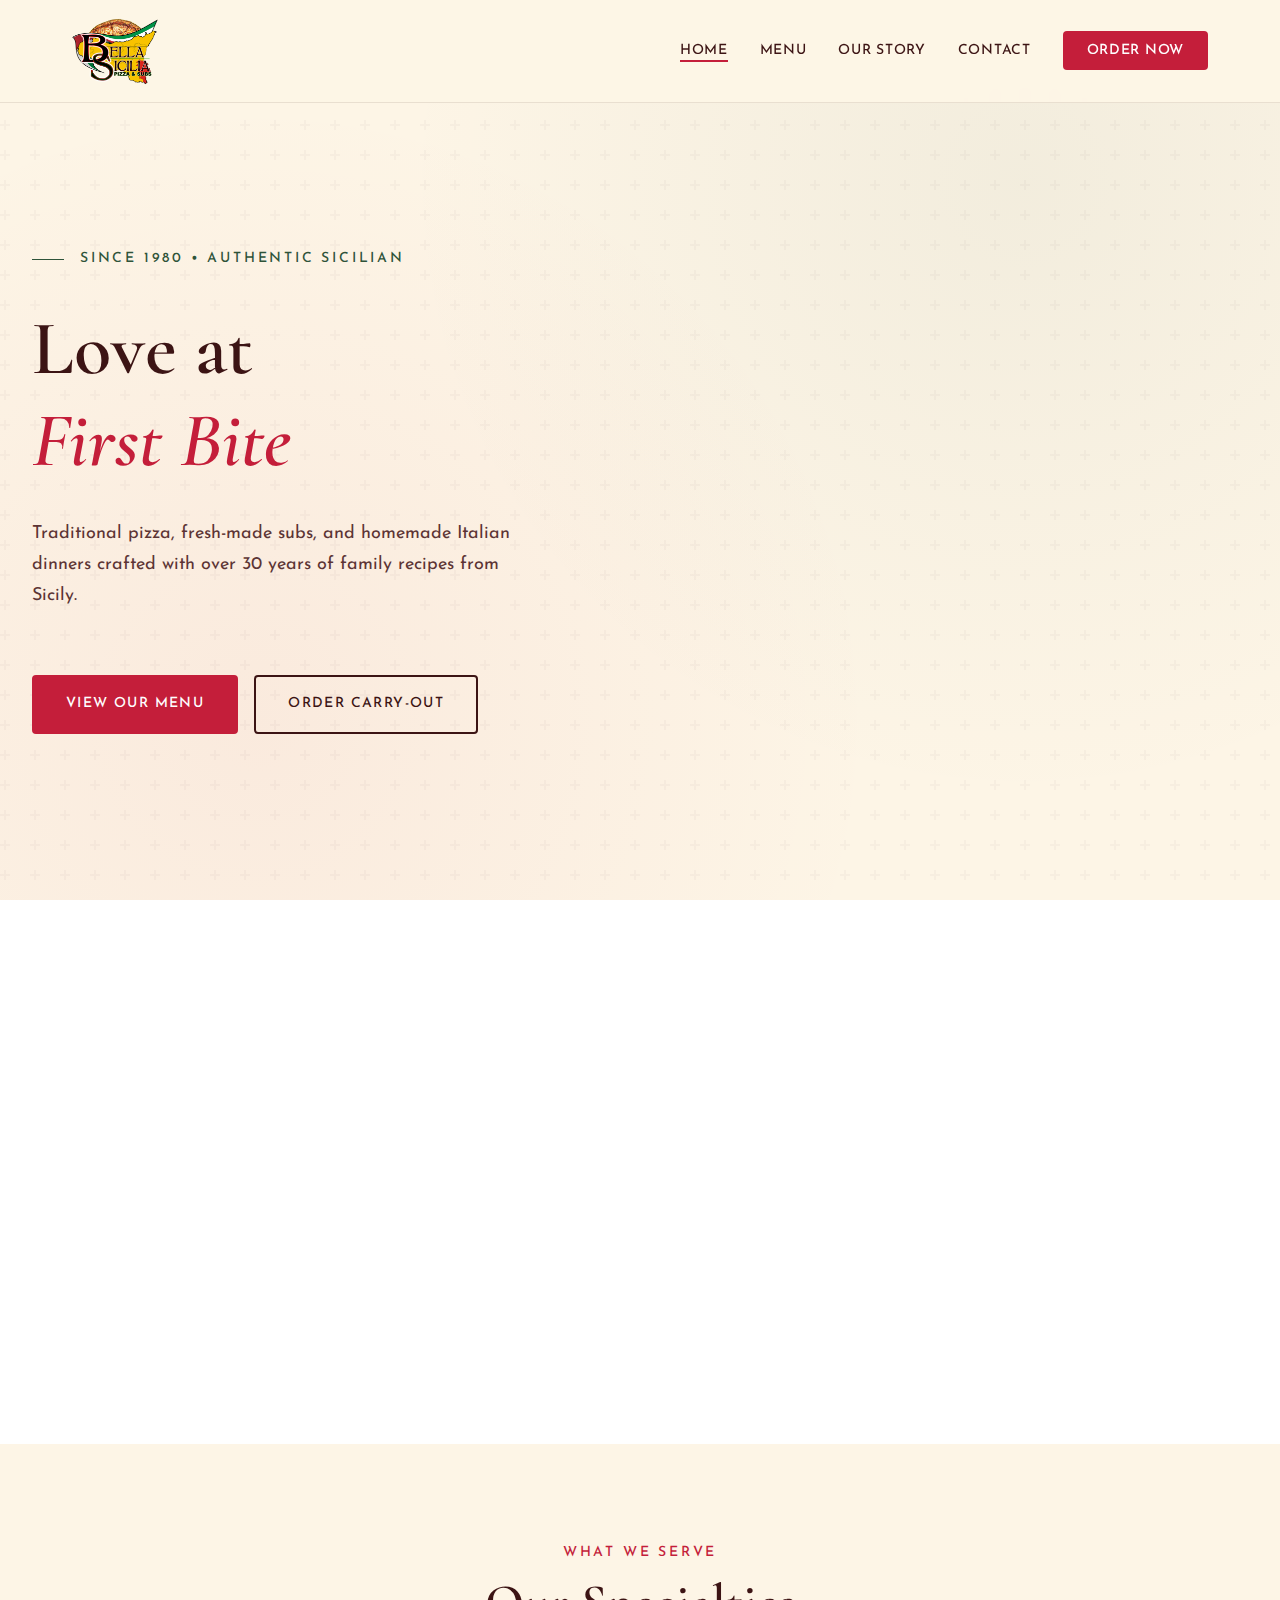
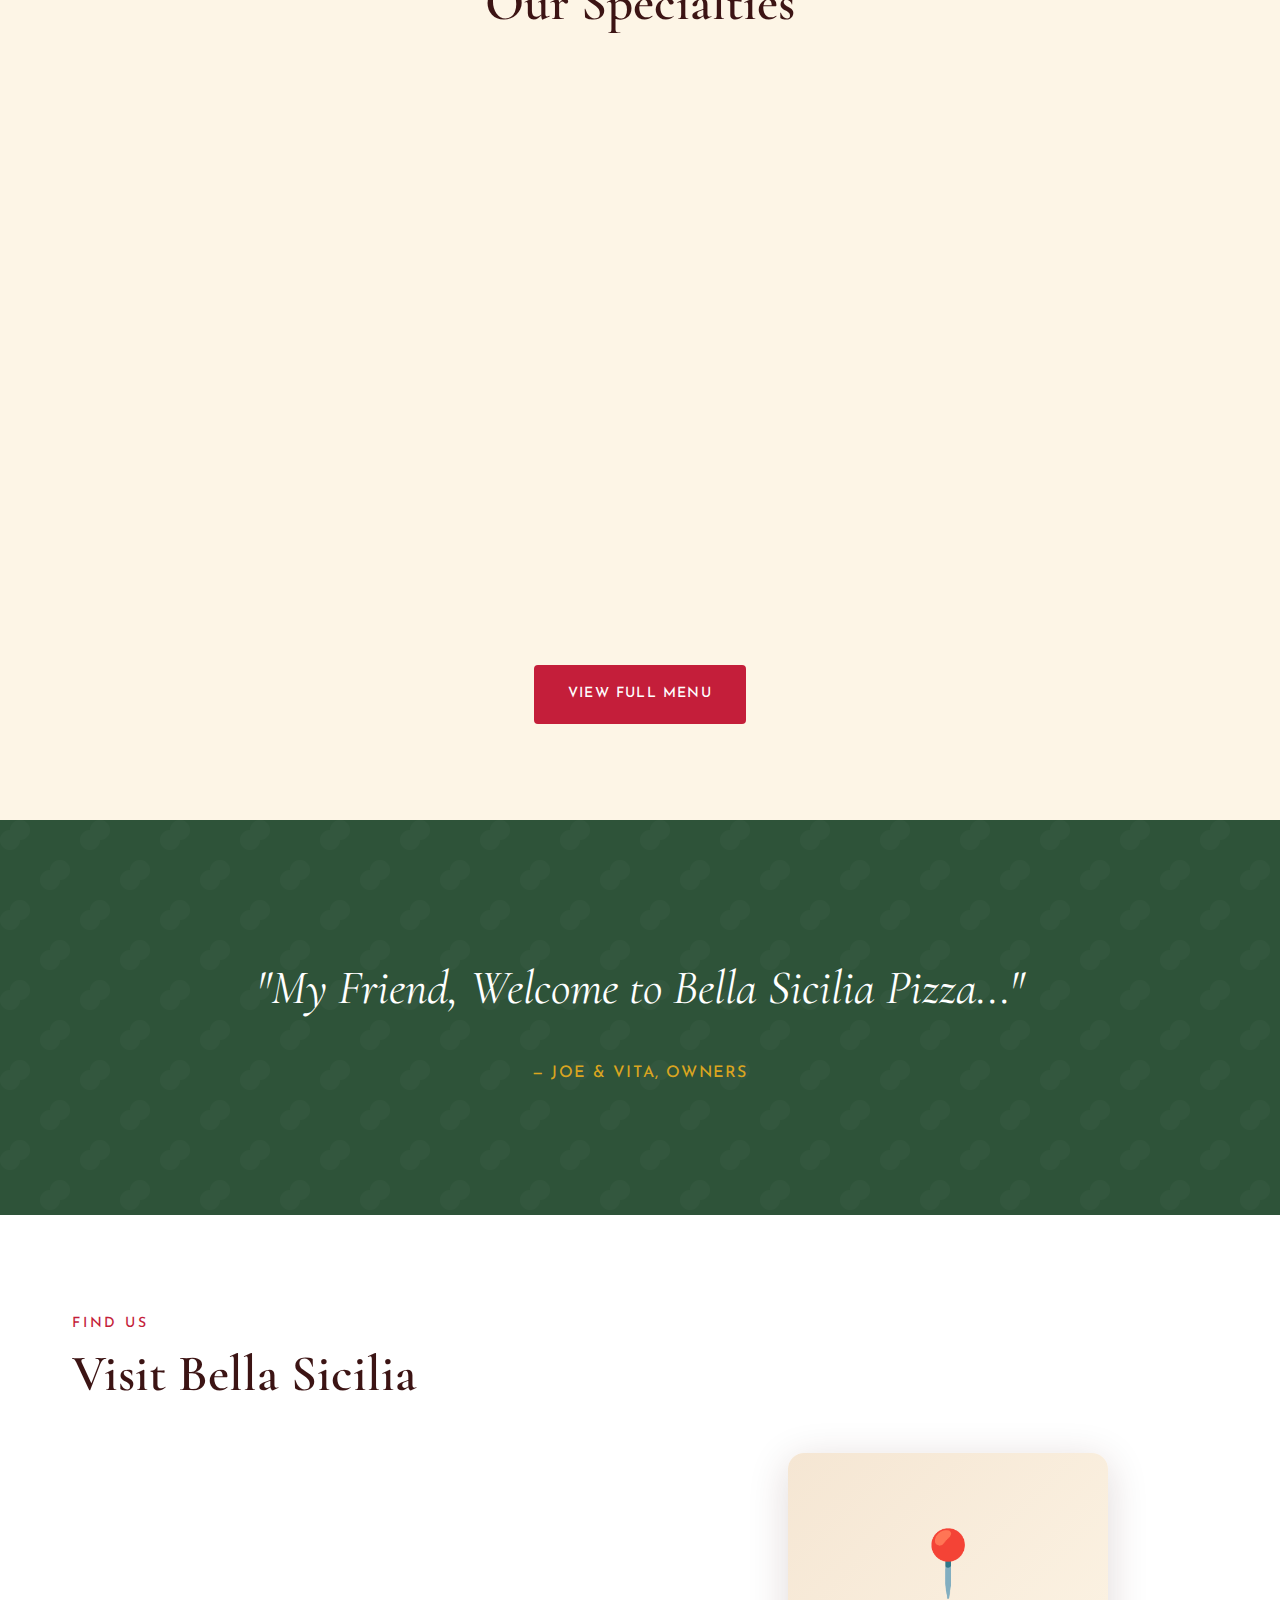
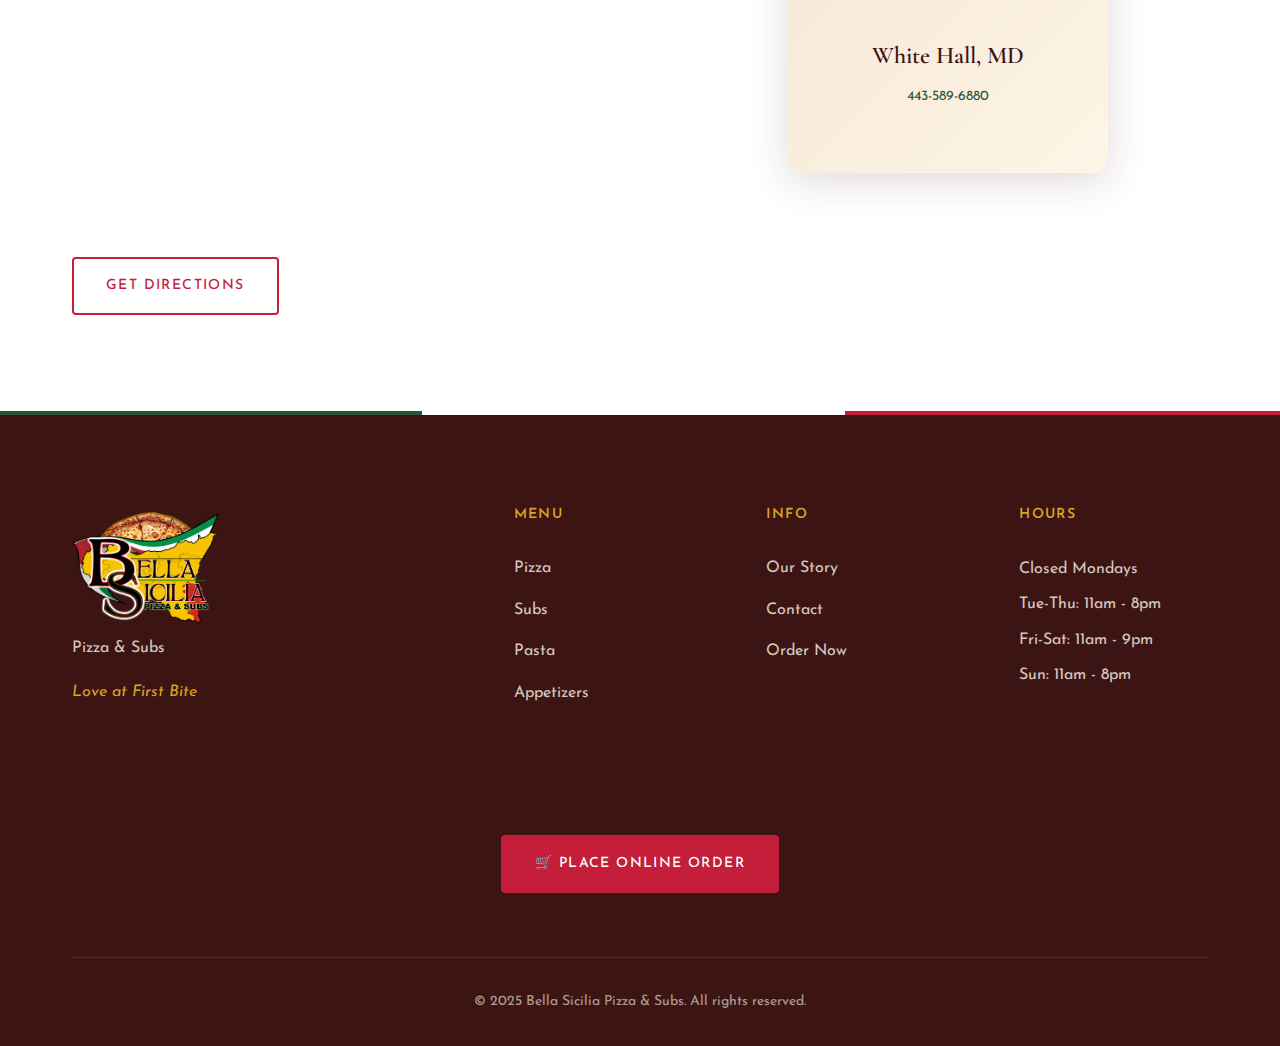
<file: index.html>
<!DOCTYPE html>
<html lang="en">
<head>
    <meta charset="UTF-8">
    <meta name="viewport" content="width=device-width, initial-scale=1.0">
    <meta name="description" content="Bella Sicilia Pizza & Subs in White Hall, MD - Authentic Sicilian pizza, fresh subs, and Italian dinners. Over 30 years of family recipes. Fresh ingredients daily. Order carry-out at 443-589-6880.">
    <meta name="keywords" content="pizza White Hall MD, Italian restaurant White Hall, pizza near me, Sicilian pizza, subs White Hall, Italian food, pasta, stromboli, carry-out pizza, authentic Italian, pizza delivery White Hall">
    <meta name="author" content="Bella Sicilia Pizza & Subs">
    <link rel="canonical" href="https://bellasiciliawhitehall.com/">

    <!-- Open Graph / Facebook -->
    <meta property="og:type" content="restaurant">
    <meta property="og:url" content="https://bellasiciliawhitehall.com/">
    <meta property="og:title" content="Bella Sicilia Pizza & Subs | Authentic Italian in White Hall, MD">
    <meta property="og:description" content="Authentic Sicilian pizza & Italian food in White Hall, MD. Fresh ingredients, family recipes, 30+ years of experience. Call 443-589-6880 for carry-out.">
    <meta property="og:image" content="https://bellasiciliawhitehall.com/bella-logo.png">
    <meta property="og:locale" content="en_US">
    <meta property="og:site_name" content="Bella Sicilia Pizza & Subs">

    <!-- Twitter -->
    <meta name="twitter:card" content="summary_large_image">
    <meta name="twitter:url" content="https://bellasiciliawhitehall.com/">
    <meta name="twitter:title" content="Bella Sicilia Pizza & Subs | Authentic Italian in White Hall, MD">
    <meta name="twitter:description" content="Authentic Sicilian pizza & Italian food in White Hall, MD. Fresh ingredients, family recipes, 30+ years of experience. Call 443-589-6880 for carry-out.">
    <meta name="twitter:image" content="https://bellasiciliawhitehall.com/bella-logo.png">

    <!-- Local Business Markup -->
    <meta name="geo.region" content="US-MD">
    <meta name="geo.placename" content="White Hall">
    <meta name="geo.position" content="39.6995;-76.6344">

    <title>Bella Sicilia Pizza & Subs | Authentic Italian Food in White Hall, MD</title>
    <link rel="icon" type="image/png" href="bella-logo.png">
    <link rel="apple-touch-icon" href="bella-logo.png">
    <link rel="preconnect" href="https://fonts.googleapis.com">
    <link rel="preconnect" href="https://fonts.gstatic.com" crossorigin>
    <link href="https://fonts.googleapis.com/css2?family=Cormorant+Garamond:ital,wght@0,400;0,600;0,700;1,400&family=Josefin+Sans:wght@300;400;500;600&display=swap" rel="stylesheet">
    <link rel="stylesheet" href="styles.css">

    <!-- Structured Data (JSON-LD) -->
    <script type="application/ld+json">
    {
      "@context": "https://schema.org",
      "@type": "Restaurant",
      "name": "Bella Sicilia Pizza & Subs",
      "image": "https://bellasiciliawhitehall.com/bella-logo.png",
      "url": "https://bellasiciliawhitehall.com",
      "telephone": "+14435896880",
      "priceRange": "$$",
      "servesCuisine": ["Italian", "Pizza", "Sicilian"],
      "address": {
        "@type": "PostalAddress",
        "streetAddress": "19861 Old York Rd",
        "addressLocality": "White Hall",
        "addressRegion": "MD",
        "postalCode": "21161",
        "addressCountry": "US"
      },
      "geo": {
        "@type": "GeoCoordinates",
        "latitude": 39.6995,
        "longitude": -76.6344
      },
      "openingHoursSpecification": [
        {
          "@type": "OpeningHoursSpecification",
          "dayOfWeek": ["Tuesday", "Wednesday", "Thursday"],
          "opens": "11:00",
          "closes": "20:00"
        },
        {
          "@type": "OpeningHoursSpecification",
          "dayOfWeek": ["Friday", "Saturday"],
          "opens": "11:00",
          "closes": "21:00"
        },
        {
          "@type": "OpeningHoursSpecification",
          "dayOfWeek": "Sunday",
          "opens": "11:00",
          "closes": "20:00"
        }
      ],
      "sameAs": [],
      "menu": "https://bellasiciliawhitehall.com/menu.html",
      "acceptsReservations": "False"
    }
    </script>
</head>
<body>
    <!-- Navigation -->
    <nav class="main-nav">
        <div class="nav-container">
            <a href="index.html" class="nav-logo">
                <img src="bella-logo.png" alt="Bella Sicilia Pizza & Subs" class="logo-image">
            </a>
            <button class="mobile-menu-toggle" aria-label="Toggle menu">
                <span></span>
                <span></span>
                <span></span>
            </button>
            <ul class="nav-links">
                <li><a href="index.html" class="active">Home</a></li>
                <li><a href="menu.html">Menu</a></li>
                <li><a href="about.html">Our Story</a></li>
                <li><a href="contact.html">Contact</a></li>
                <li><a href="contact.html#order" class="nav-cta">Order Now</a></li>
            </ul>
        </div>
    </nav>

    <!-- Hero Section -->
    <header class="hero">
        <div class="hero-bg-pattern"></div>
        <div class="hero-content">
            <p class="hero-tagline">Since 1980 • Authentic Sicilian</p>
            <h1 class="hero-title">
                <span class="title-line">Love at</span>
                <span class="title-line title-accent">First Bite</span>
            </h1>
            <p class="hero-description">
                Traditional pizza, fresh-made subs, and homemade Italian dinners 
                crafted with over 30 years of family recipes from Sicily.
            </p>
            <div class="hero-actions">
                <a href="menu.html" class="btn btn-primary">View Our Menu</a>
                <a href="contact.html#order" class="btn btn-secondary">Order Carry-Out</a>
            </div>
        </div>
        <div class="hero-image">
            <div class="image-frame">
                <div class="pizza-illustration">
                    <img src="bella-logo.png" alt="Bella Sicilia Pizza & Subs Logo" class="pizza-image">
                </div>
            </div>
        </div>
        <div class="scroll-indicator">
            <span>Scroll</span>
            <div class="scroll-line"></div>
        </div>
    </header>

    <!-- Features Section -->
    <section class="features">
        <div class="container">
            <div class="features-grid">
                <div class="feature-card">
                    <div class="feature-icon">
                        <svg viewBox="0 0 24 24" fill="none" stroke="currentColor" stroke-width="1.5">
                            <path d="M12 2L15.09 8.26L22 9.27L17 14.14L18.18 21.02L12 17.77L5.82 21.02L7 14.14L2 9.27L8.91 8.26L12 2Z"/>
                        </svg>
                    </div>
                    <h3>Fresh Daily</h3>
                    <p>Homemade bread baked fresh every morning and hand-cut fries made to order.</p>
                </div>
                <div class="feature-card">
                    <div class="feature-icon">
                        <svg viewBox="0 0 24 24" fill="none" stroke="currentColor" stroke-width="1.5">
                            <path d="M3 9l9-7 9 7v11a2 2 0 0 1-2 2H5a2 2 0 0 1-2-2z"/>
                            <polyline points="9,22 9,12 15,12 15,22"/>
                        </svg>
                    </div>
                    <h3>Family Recipes</h3>
                    <p>Authentic Sicilian recipes passed down through generations since 1980.</p>
                </div>
                <div class="feature-card">
                    <div class="feature-icon">
                        <svg viewBox="0 0 24 24" fill="none" stroke="currentColor" stroke-width="1.5">
                            <circle cx="12" cy="12" r="10"/>
                            <polyline points="12,6 12,12 16,14"/>
                        </svg>
                    </div>
                    <h3>30+ Years</h3>
                    <p>Over three decades of pizza shop experience serving delicious food.</p>
                </div>
            </div>
        </div>
    </section>

    <!-- Menu Preview Section -->
    <section class="menu-preview">
        <div class="container">
            <div class="section-header">
                <p class="section-label">What We Serve</p>
                <h2 class="section-title">Our Specialties</h2>
            </div>
            <div class="menu-categories">
                <article class="menu-category">
                    <div class="category-image pizza-bg"></div>
                    <div class="category-content">
                        <h3>Pizza</h3>
                        <p>Italian & Sicilian style pizzas, plus our signature gourmet creations like the Vita Pizza and Meat Lover's.</p>
                        <span class="price-range">From $10.50</span>
                    </div>
                </article>
                <article class="menu-category">
                    <div class="category-image subs-bg"></div>
                    <div class="category-content">
                        <h3>Subs & Sandwiches</h3>
                        <p>Hot and cold subs on our homemade bread. Try our famous Bacon Cheesesteak or Palermo Special.</p>
                        <span class="price-range">From $9.99</span>
                    </div>
                </article>
                <article class="menu-category">
                    <div class="category-image pasta-bg"></div>
                    <div class="category-content">
                        <h3>Pasta Dinners</h3>
                        <p>Classic Italian dinners served with salad and bread. Lasagna, Fettucine Alfredo, and more.</p>
                        <span class="price-range">From $11.00</span>
                    </div>
                </article>
                <article class="menu-category">
                    <div class="category-image stromboli-bg"></div>
                    <div class="category-content">
                        <h3>Stromboli & Calzones</h3>
                        <p>Golden, crispy stuffed dough with your choice of fillings. A Bella Sicilia favorite!</p>
                        <span class="price-range">From $15.99</span>
                    </div>
                </article>
            </div>
            <div class="menu-cta">
                <a href="menu.html" class="btn btn-primary">View Full Menu</a>
            </div>
        </div>
    </section>

    <!-- Testimonial/Quote Section -->
    <section class="quote-section">
        <div class="quote-bg-pattern"></div>
        <div class="container">
            <blockquote class="main-quote">
                <p>"My Friend, Welcome to Bella Sicilia Pizza..."</p>
                <footer>— Joe & Vita, Owners</footer>
            </blockquote>
        </div>
    </section>

    <!-- Location & Hours -->
    <section class="location-section">
        <div class="container">
            <div class="location-grid">
                <div class="location-info">
                    <p class="section-label">Find Us</p>
                    <h2 class="section-title">Visit Bella Sicilia</h2>
                    <div class="info-block">
                        <h4>Location</h4>
                        <p>19861 Old York Rd.</p>
                        <p>White Hall, MD 21161</p>
                    </div>
                    <div class="info-block">
                        <h4>Hours</h4>
                        <p>Closed Mondays</p>
                        <p>Tue-Thu: 11am - 8pm</p>
                        <p>Fri-Sat: 11am - 9pm</p>
                        <p>Sun: 11am - 8pm</p>
                    </div>
                    <div class="info-block">
                        <h4>Contact</h4>
                        <p>443-589-6880</p>
                        <p>Pickup ready in 20-30 min</p>
                    </div>
                    <a href="contact.html" class="btn btn-outline">Get Directions</a>
                </div>
                <div class="location-visual">
                    <div class="decorative-frame">
                        <div class="frame-content">
                            <span class="frame-icon">📍</span>
                            <p>White Hall, MD</p>
                            <p class="frame-subtitle">443-589-6880</p>
                        </div>
                    </div>
                </div>
            </div>
        </div>
    </section>

    <!-- Footer -->
    <footer class="main-footer">
        <div class="footer-pattern"></div>
        <div class="container">
            <div class="footer-content">
                <div class="footer-brand">
                    <img src="bella-logo.png" alt="Bella Sicilia" class="footer-logo-image">
                    <p>Pizza & Subs</p>
                    <p class="footer-tagline">Love at First Bite</p>
                </div>
                <nav class="footer-nav">
                    <h4>Menu</h4>
                    <ul>
                        <li><a href="menu.html#pizza">Pizza</a></li>
                        <li><a href="menu.html#subs">Subs</a></li>
                        <li><a href="menu.html#pasta">Pasta</a></li>
                        <li><a href="menu.html#appetizers">Appetizers</a></li>
                    </ul>
                </nav>
                <nav class="footer-nav">
                    <h4>Info</h4>
                    <ul>
                        <li><a href="about.html">Our Story</a></li>
                        <li><a href="contact.html">Contact</a></li>
                        <li><a href="contact.html#order">Order Now</a></li>
                    </ul>
                </nav>
                <div class="footer-hours">
                    <h4>Hours</h4>
                    <p>Closed Mondays</p>
                    <p>Tue-Thu: 11am - 8pm</p>
                    <p>Fri-Sat: 11am - 9pm</p>
                    <p>Sun: 11am - 8pm</p>
                </div>
            </div>
            <div style="text-align: center; padding: var(--space-lg) 0;">
                <a href="https://order.toasttab.com/online/bella-sicilia-pizza-subs-19861-old-york-road" target="_blank" rel="noopener noreferrer" class="btn btn-primary">
                    🛒 Place Online Order
                </a>
            </div>
            <div class="footer-bottom">
                <p>&copy; 2025 Bella Sicilia Pizza & Subs. All rights reserved.</p>
            </div>
        </div>
    </footer>

    <script src="script.js"></script>
</body>
</html>
</file>
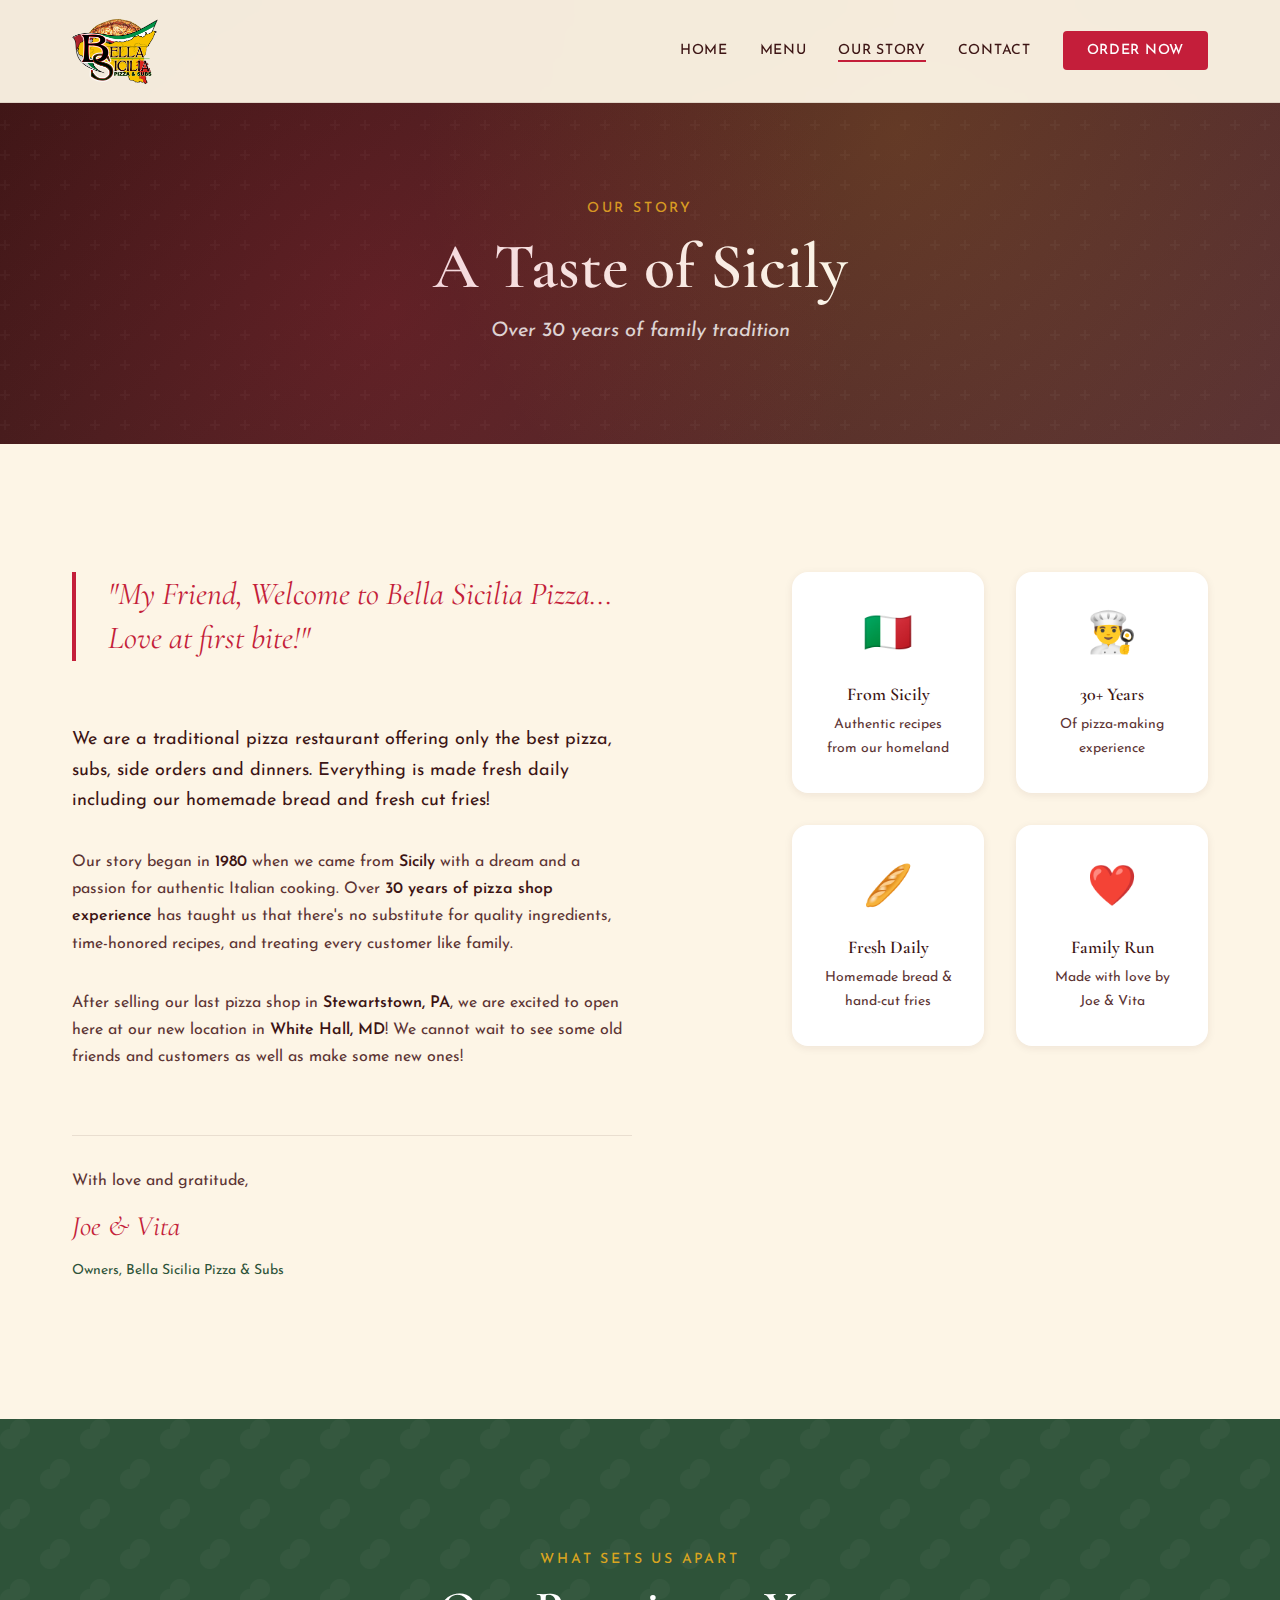
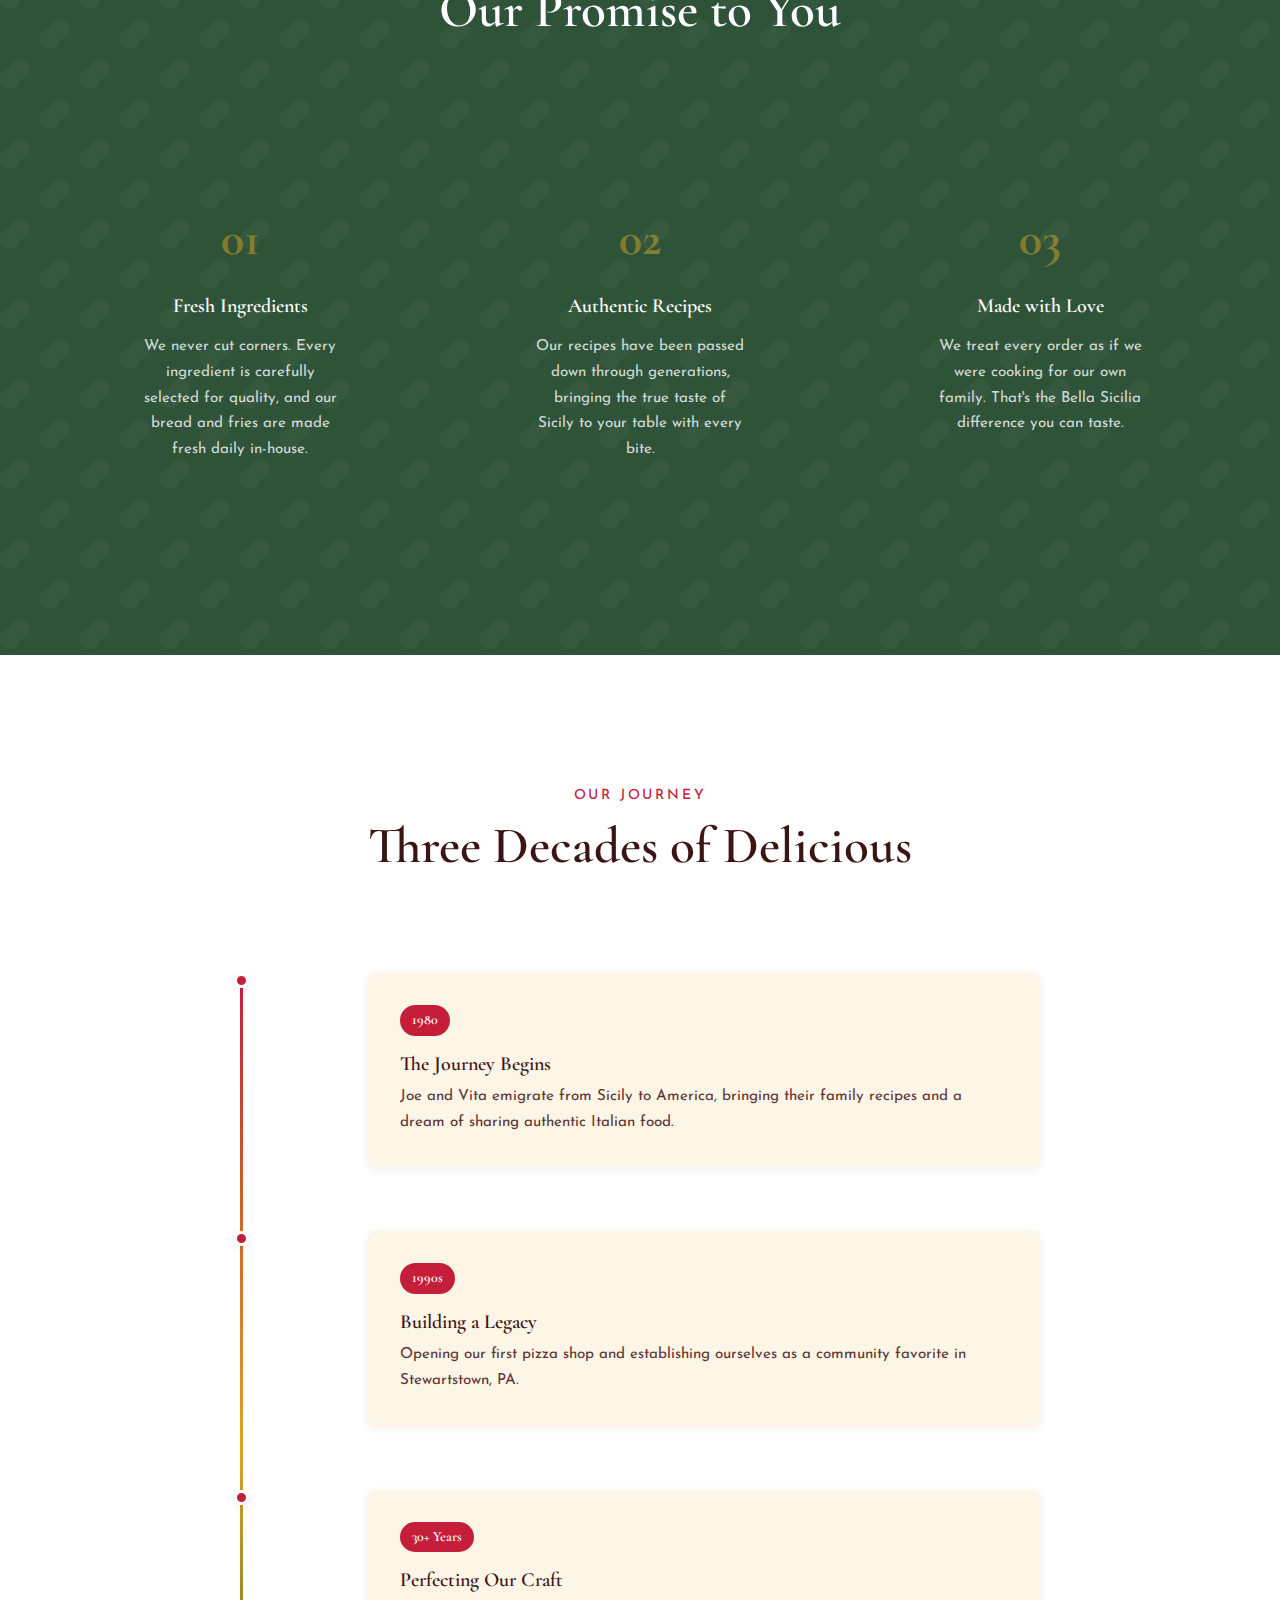
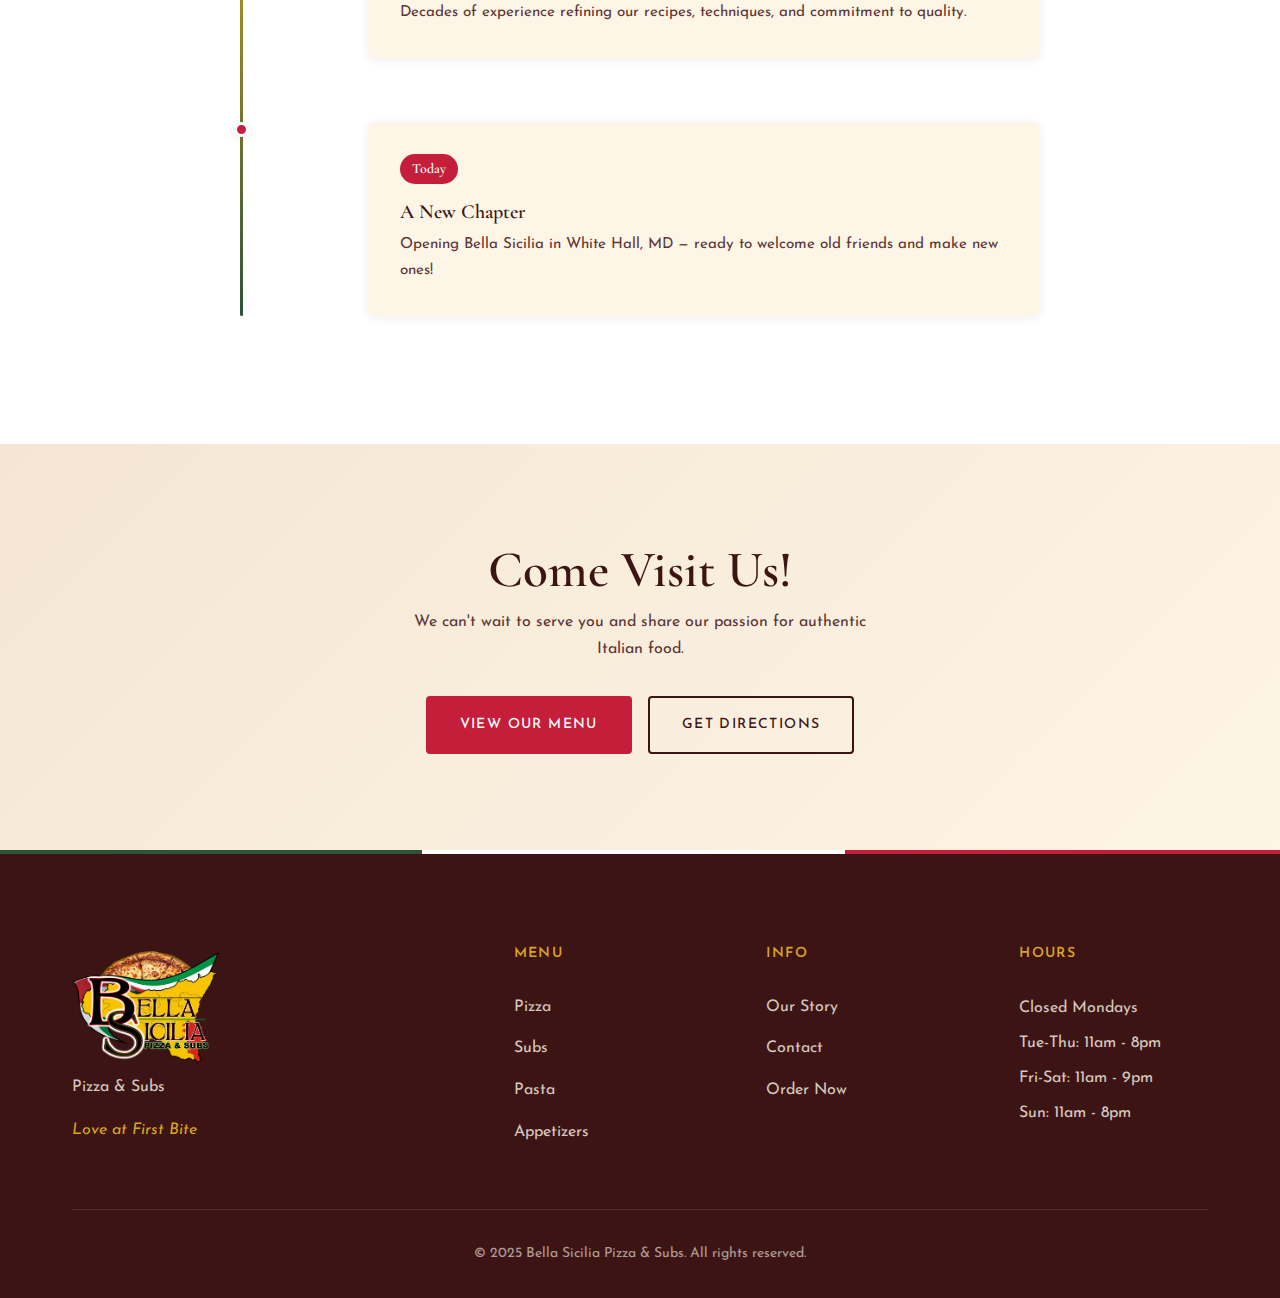
<file: about.html>
<!DOCTYPE html>
<html lang="en">
<head>
    <meta charset="UTF-8">
    <meta name="viewport" content="width=device-width, initial-scale=1.0">
    <title>Our Story | Bella Sicilia Pizza & Subs</title>
    <link rel="preconnect" href="https://fonts.googleapis.com">
    <link rel="preconnect" href="https://fonts.gstatic.com" crossorigin>
    <link href="https://fonts.googleapis.com/css2?family=Cormorant+Garamond:ital,wght@0,400;0,600;0,700;1,400&family=Josefin+Sans:wght@300;400;500;600&display=swap" rel="stylesheet">
    <link rel="stylesheet" href="styles.css">
    <link rel="stylesheet" href="about-styles.css">
</head>
<body>
    <!-- Navigation -->
    <nav class="main-nav">
        <div class="nav-container">
            <a href="index.html" class="nav-logo">
                <img src="bella-logo.png" alt="Bella Sicilia Pizza & Subs" class="logo-image">
            </a>
            <button class="mobile-menu-toggle" aria-label="Toggle menu">
                <span></span>
                <span></span>
                <span></span>
            </button>
            <ul class="nav-links">
                <li><a href="index.html">Home</a></li>
                <li><a href="menu.html">Menu</a></li>
                <li><a href="about.html" class="active">Our Story</a></li>
                <li><a href="contact.html">Contact</a></li>
                <li><a href="contact.html#order" class="nav-cta">Order Now</a></li>
            </ul>
        </div>
    </nav>

    <!-- Hero Section -->
    <header class="about-hero">
        <div class="about-hero-bg"></div>
        <div class="container">
            <p class="section-label">Our Story</p>
            <h1>A Taste of Sicily</h1>
            <p class="hero-subtitle">Over 30 years of family tradition</p>
        </div>
    </header>

    <!-- Story Section -->
    <section class="story-section">
        <div class="container">
            <div class="story-grid">
                <div class="story-content">
                    <div class="story-quote">
                        <blockquote>
                            "My Friend, Welcome to Bella Sicilia Pizza... Love at first bite!"
                        </blockquote>
                    </div>
                    
                    <div class="story-text">
                        <p class="lead">
                            We are a traditional pizza restaurant offering only the best pizza, subs, side orders and dinners. Everything is made fresh daily including our homemade bread and fresh cut fries!
                        </p>
                        
                        <p>
                            Our story began in <strong>1980</strong> when we came from <strong>Sicily</strong> with a dream and a passion for authentic Italian cooking. Over <strong>30 years of pizza shop experience</strong> has taught us that there's no substitute for quality ingredients, time-honored recipes, and treating every customer like family.
                        </p>
                        
                        <p>
                            After selling our last pizza shop in <strong>Stewartstown, PA</strong>, we are excited to open here at our new location in <strong>White Hall, MD</strong>! We cannot wait to see some old friends and customers as well as make some new ones!
                        </p>
                    </div>
                    
                    <div class="story-signature">
                        <p>With love and gratitude,</p>
                        <p class="signature-names">Joe & Vita</p>
                        <p class="signature-title">Owners, Bella Sicilia Pizza & Subs</p>
                    </div>
                </div>
                
                <div class="story-visual">
                    <div class="visual-card">
                        <div class="card-icon">🇮🇹</div>
                        <h3>From Sicily</h3>
                        <p>Authentic recipes from our homeland</p>
                    </div>
                    <div class="visual-card">
                        <div class="card-icon">👨‍🍳</div>
                        <h3>30+ Years</h3>
                        <p>Of pizza-making experience</p>
                    </div>
                    <div class="visual-card">
                        <div class="card-icon">🥖</div>
                        <h3>Fresh Daily</h3>
                        <p>Homemade bread & hand-cut fries</p>
                    </div>
                    <div class="visual-card">
                        <div class="card-icon">❤️</div>
                        <h3>Family Run</h3>
                        <p>Made with love by Joe & Vita</p>
                    </div>
                </div>
            </div>
        </div>
    </section>

    <!-- Values Section -->
    <section class="values-section">
        <div class="values-bg"></div>
        <div class="container">
            <div class="section-header">
                <p class="section-label">What Sets Us Apart</p>
                <h2>Our Promise to You</h2>
            </div>
            
            <div class="values-grid">
                <div class="value-item">
                    <div class="value-number">01</div>
                    <h3>Fresh Ingredients</h3>
                    <p>We never cut corners. Every ingredient is carefully selected for quality, and our bread and fries are made fresh daily in-house.</p>
                </div>
                <div class="value-item">
                    <div class="value-number">02</div>
                    <h3>Authentic Recipes</h3>
                    <p>Our recipes have been passed down through generations, bringing the true taste of Sicily to your table with every bite.</p>
                </div>
                <div class="value-item">
                    <div class="value-number">03</div>
                    <h3>Made with Love</h3>
                    <p>We treat every order as if we were cooking for our own family. That's the Bella Sicilia difference you can taste.</p>
                </div>
            </div>
        </div>
    </section>

    <!-- Timeline Section -->
    <section class="timeline-section">
        <div class="container">
            <div class="section-header">
                <p class="section-label">Our Journey</p>
                <h2>Three Decades of Delicious</h2>
            </div>
            
            <div class="timeline">
                <div class="timeline-item">
                    <div class="timeline-marker"></div>
                    <div class="timeline-content">
                        <span class="timeline-year">1980</span>
                        <h3>The Journey Begins</h3>
                        <p>Joe and Vita emigrate from Sicily to America, bringing their family recipes and a dream of sharing authentic Italian food.</p>
                    </div>
                </div>
                <div class="timeline-item">
                    <div class="timeline-marker"></div>
                    <div class="timeline-content">
                        <span class="timeline-year">1990s</span>
                        <h3>Building a Legacy</h3>
                        <p>Opening our first pizza shop and establishing ourselves as a community favorite in Stewartstown, PA.</p>
                    </div>
                </div>
                <div class="timeline-item">
                    <div class="timeline-marker"></div>
                    <div class="timeline-content">
                        <span class="timeline-year">30+ Years</span>
                        <h3>Perfecting Our Craft</h3>
                        <p>Decades of experience refining our recipes, techniques, and commitment to quality.</p>
                    </div>
                </div>
                <div class="timeline-item">
                    <div class="timeline-marker"></div>
                    <div class="timeline-content">
                        <span class="timeline-year">Today</span>
                        <h3>A New Chapter</h3>
                        <p>Opening Bella Sicilia in White Hall, MD — ready to welcome old friends and make new ones!</p>
                    </div>
                </div>
            </div>
        </div>
    </section>

    <!-- CTA Section -->
    <section class="about-cta">
        <div class="container">
            <h2>Come Visit Us!</h2>
            <p>We can't wait to serve you and share our passion for authentic Italian food.</p>
            <div class="cta-buttons">
                <a href="menu.html" class="btn btn-primary">View Our Menu</a>
                <a href="contact.html" class="btn btn-secondary">Get Directions</a>
            </div>
        </div>
    </section>

    <!-- Footer -->
    <footer class="main-footer">
        <div class="footer-pattern"></div>
        <div class="container">
            <div class="footer-content">
                <div class="footer-brand">
                    <img src="bella-logo.png" alt="Bella Sicilia" class="footer-logo-image">
                    <p>Pizza & Subs</p>
                    <p class="footer-tagline">Love at First Bite</p>
                </div>
                <nav class="footer-nav">
                    <h4>Menu</h4>
                    <ul>
                        <li><a href="menu.html#pizza">Pizza</a></li>
                        <li><a href="menu.html#subs">Subs</a></li>
                        <li><a href="menu.html#pasta">Pasta</a></li>
                        <li><a href="menu.html#appetizers">Appetizers</a></li>
                    </ul>
                </nav>
                <nav class="footer-nav">
                    <h4>Info</h4>
                    <ul>
                        <li><a href="about.html">Our Story</a></li>
                        <li><a href="contact.html">Contact</a></li>
                        <li><a href="contact.html#order">Order Now</a></li>
                    </ul>
                </nav>
                <div class="footer-hours">
                    <h4>Hours</h4>
                    <p>Closed Mondays</p>
                    <p>Tue-Thu: 11am - 8pm</p>
                    <p>Fri-Sat: 11am - 9pm</p>
                    <p>Sun: 11am - 8pm</p>
                </div>
            </div>
            <div class="footer-bottom">
                <p>&copy; 2025 Bella Sicilia Pizza & Subs. All rights reserved.</p>
            </div>
        </div>
    </footer>

    <script src="script.js"></script>
</body>
</html>
</file>
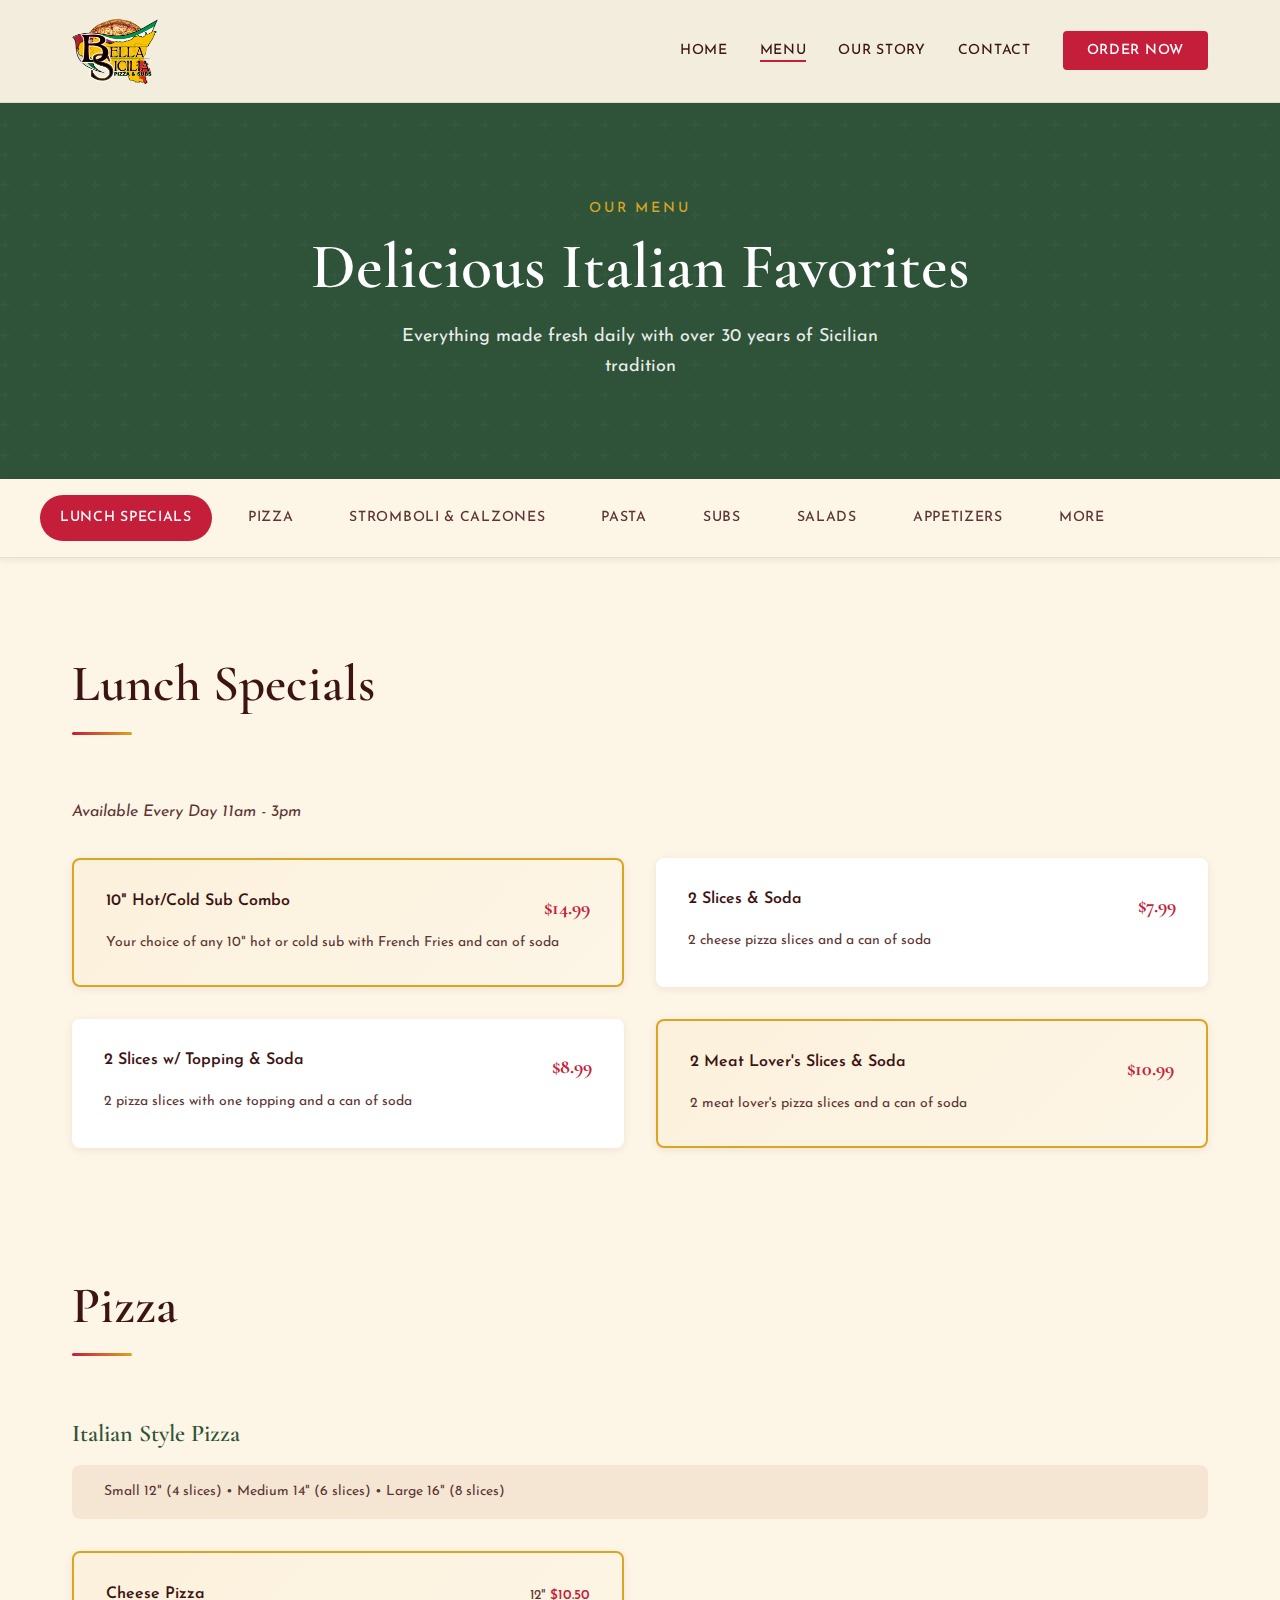
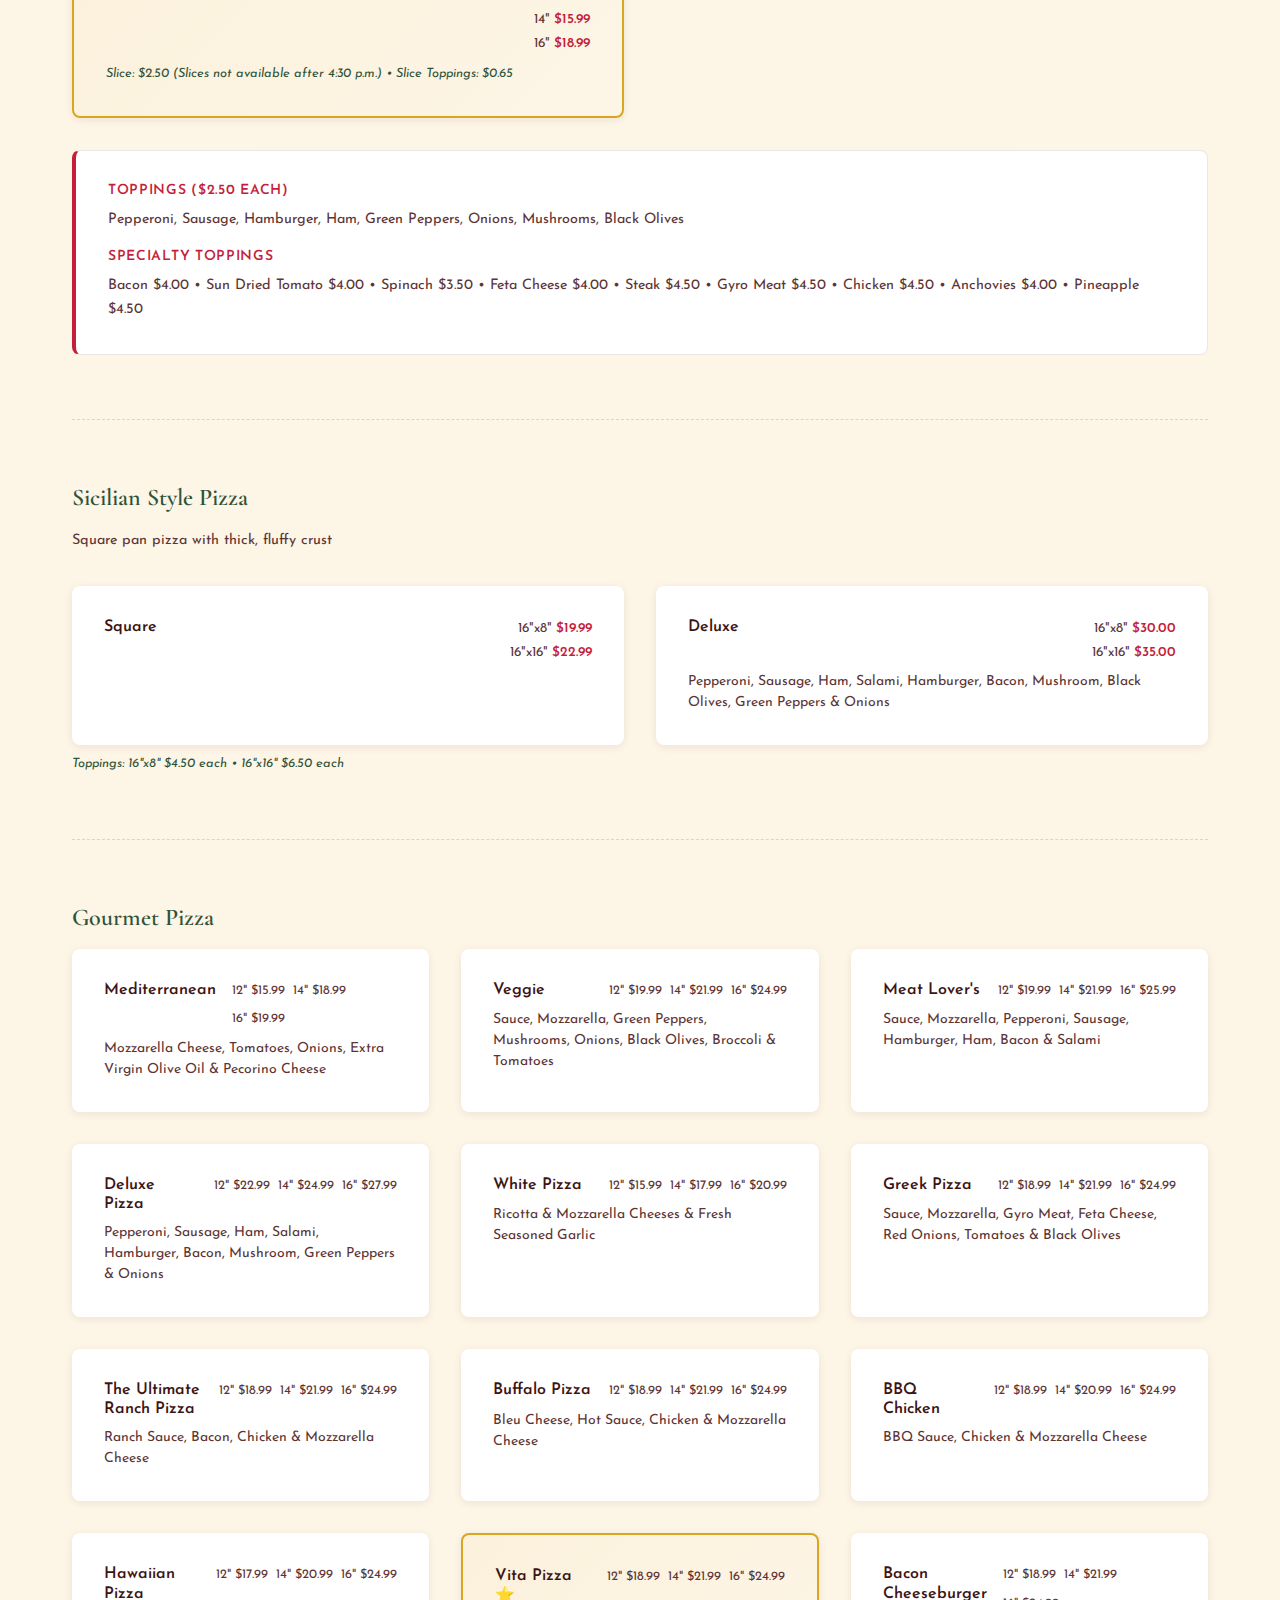
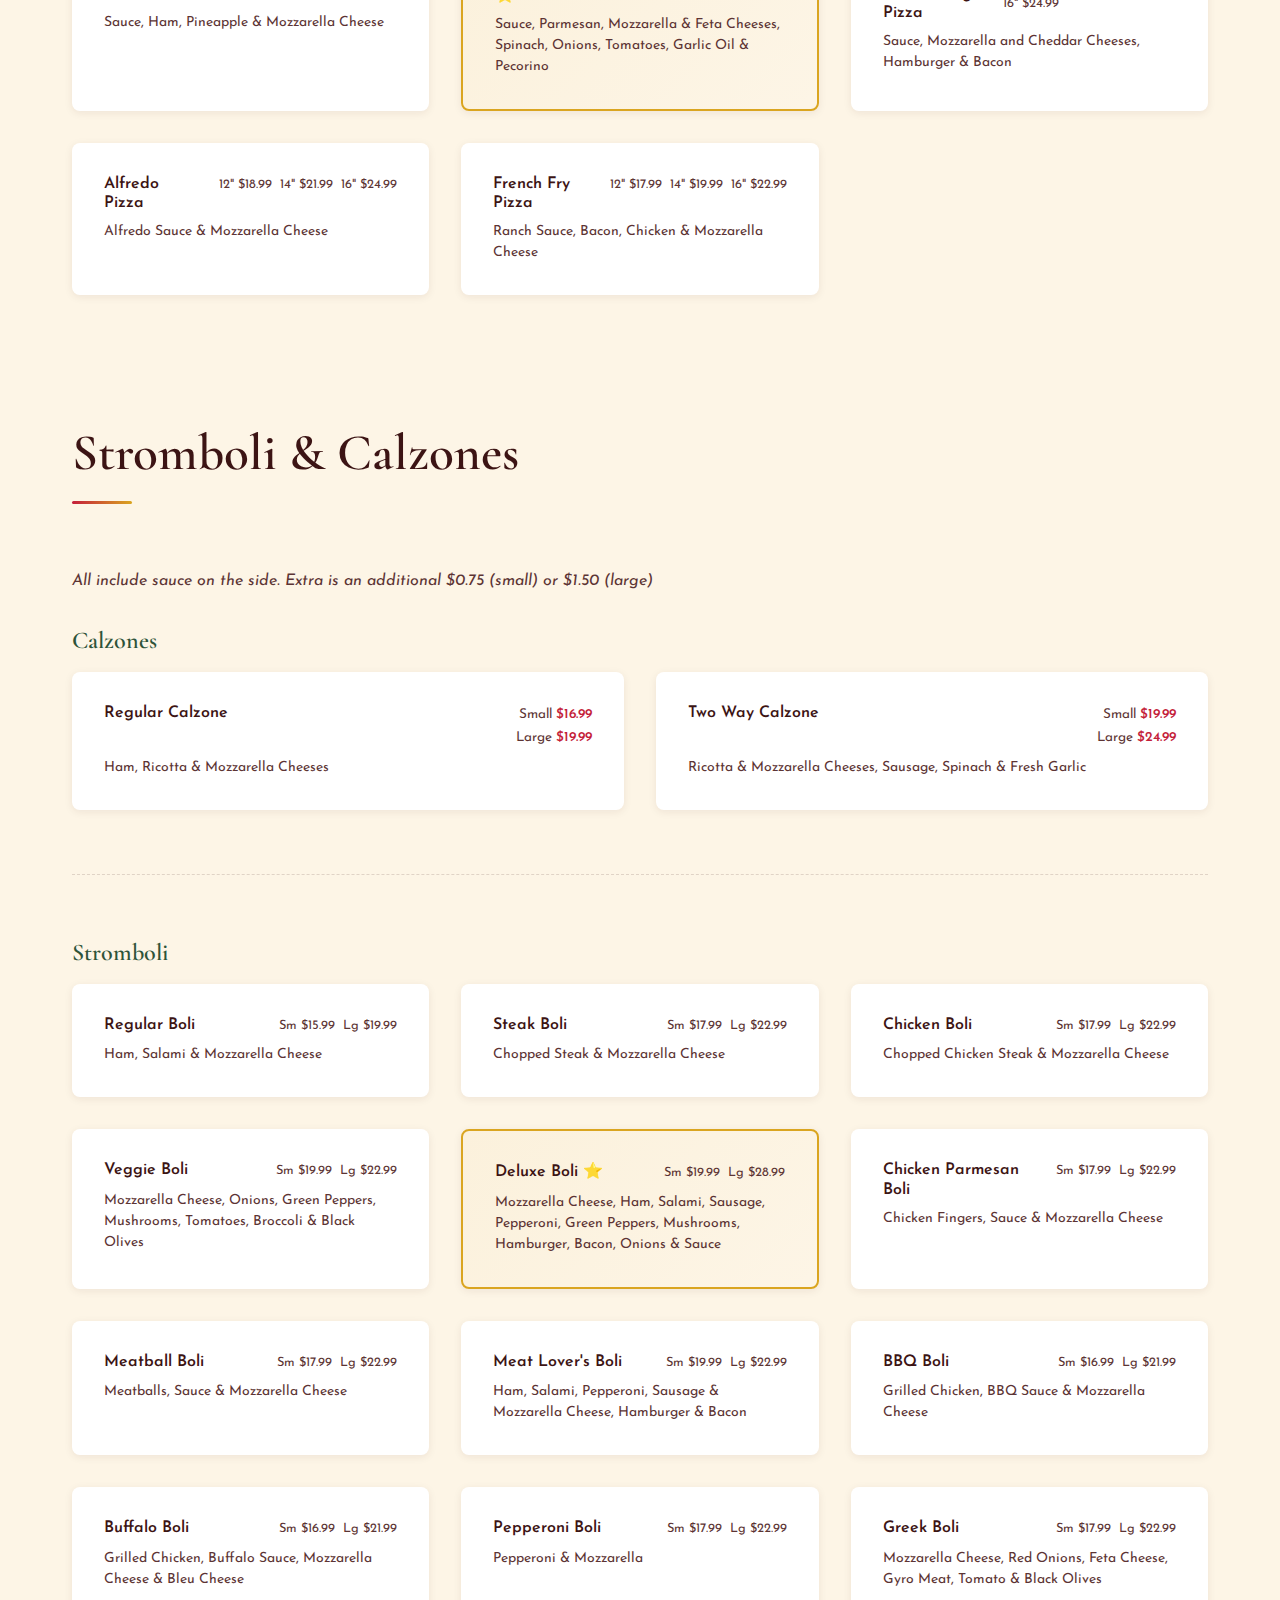
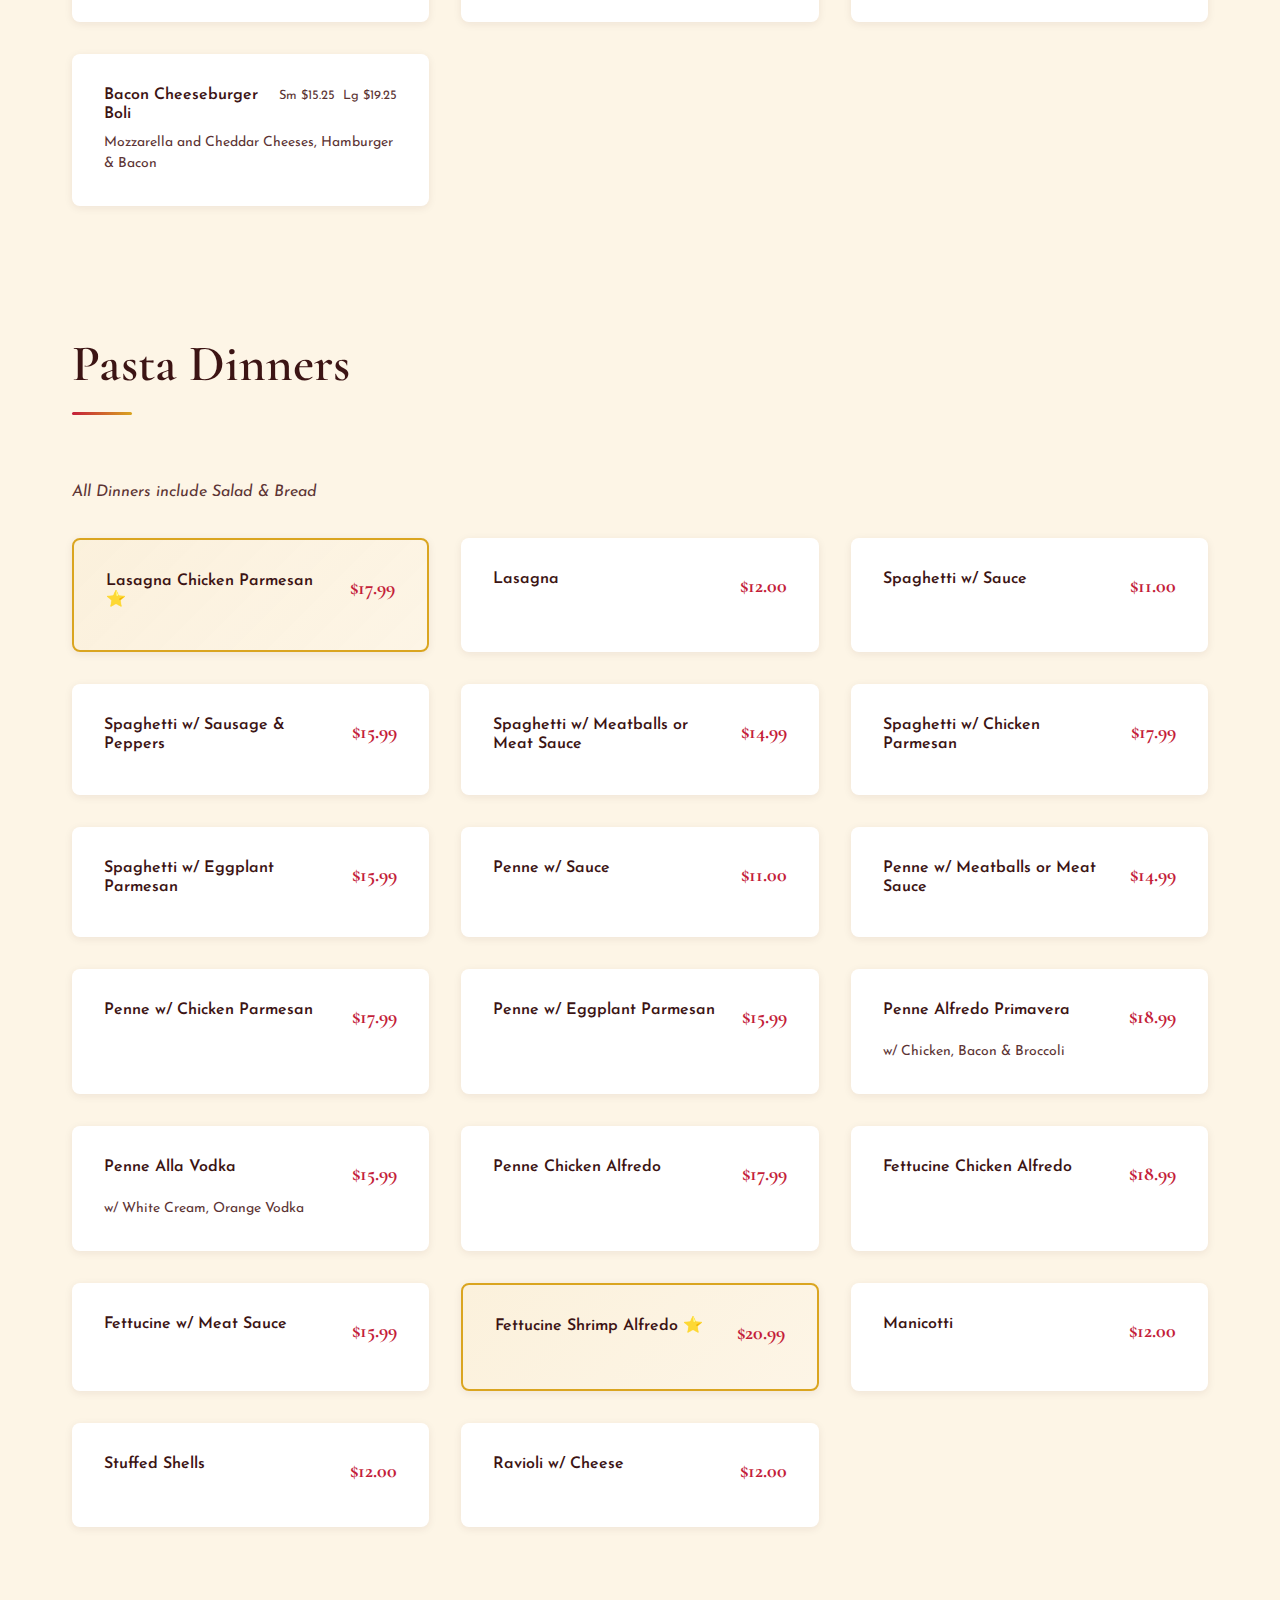
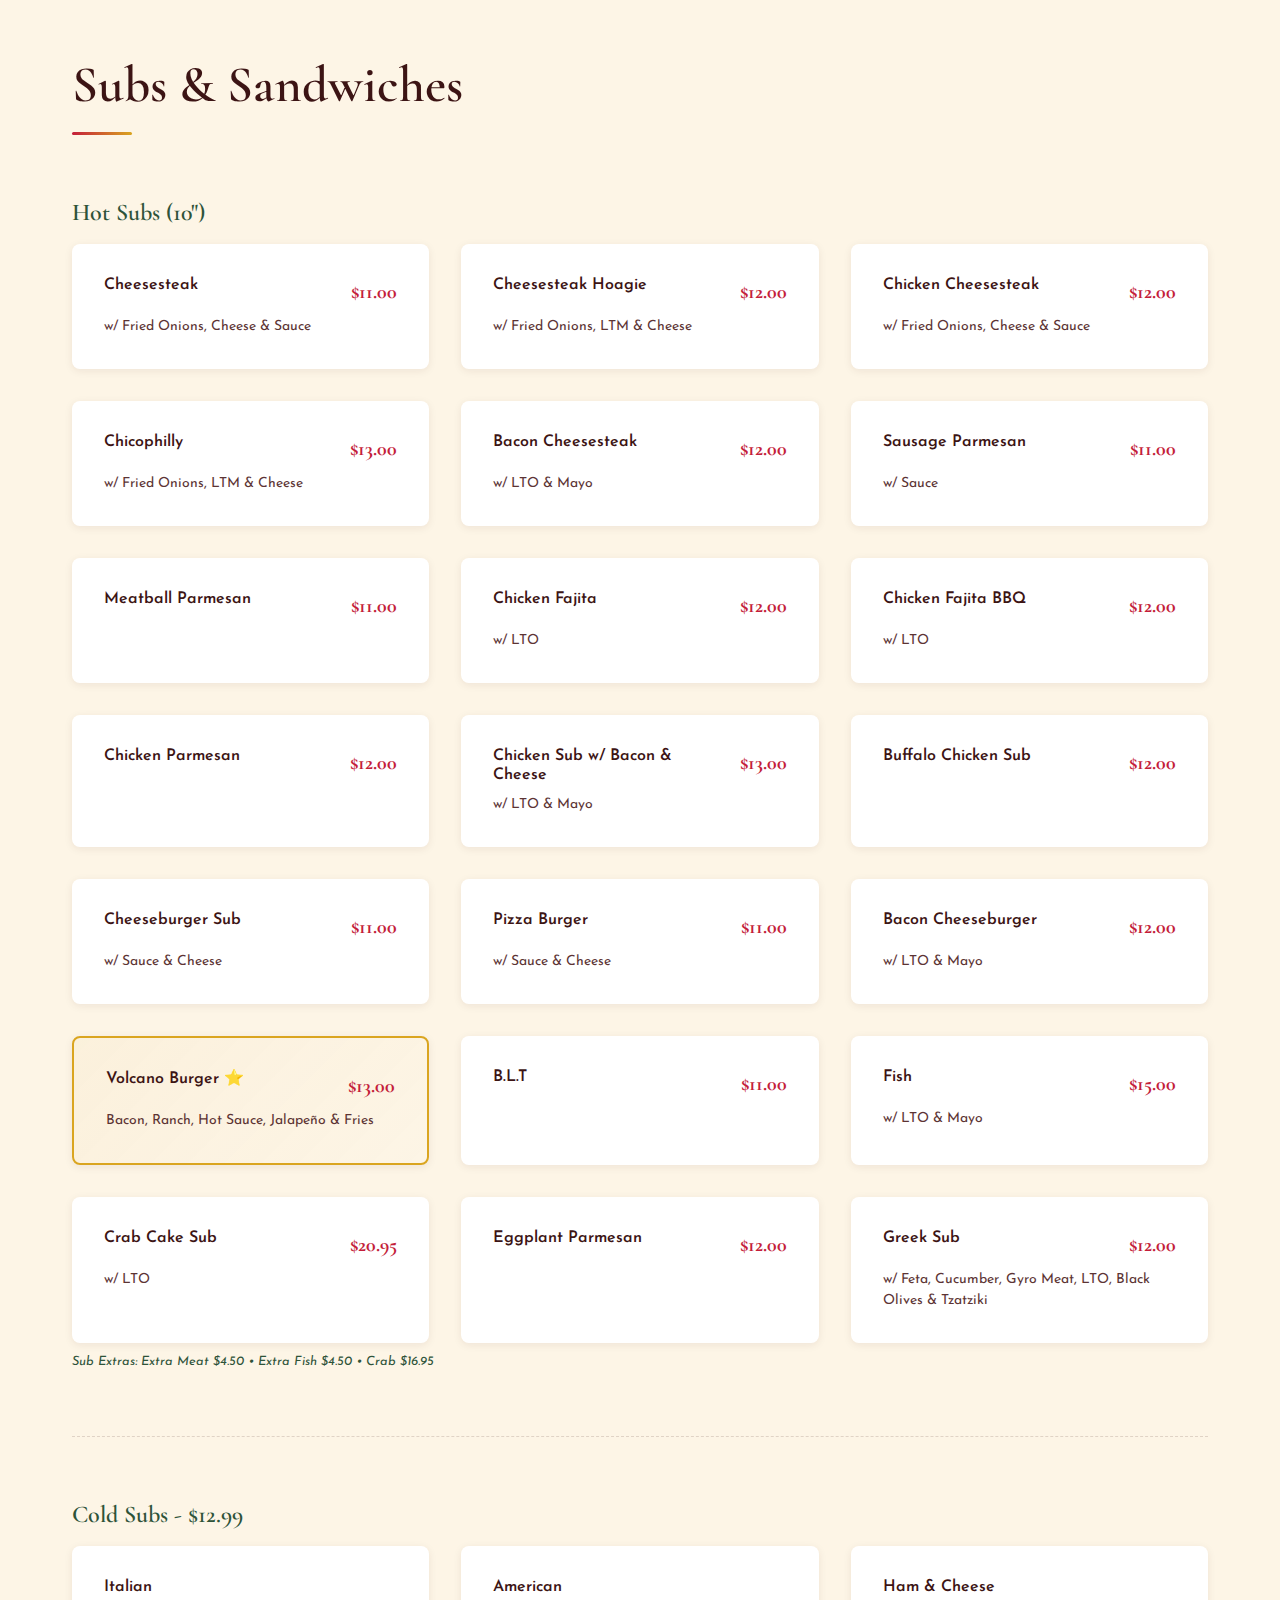
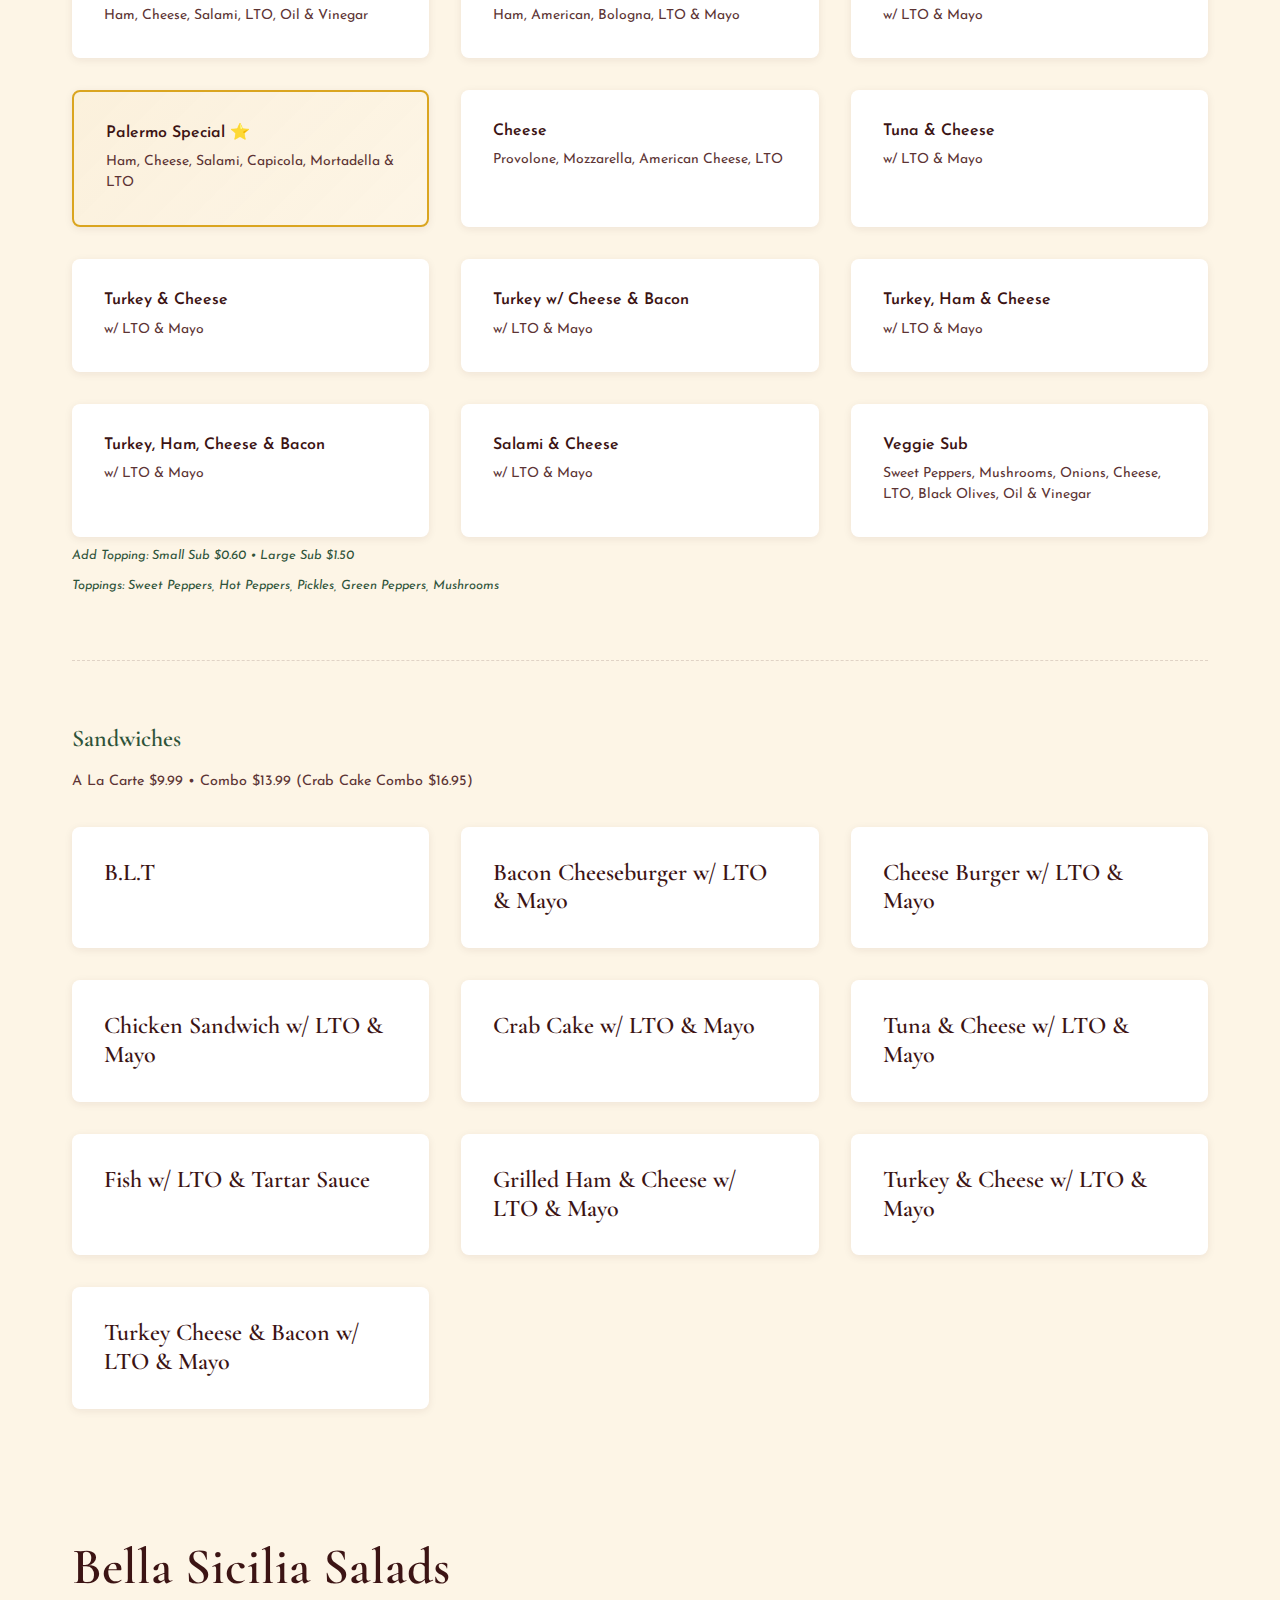
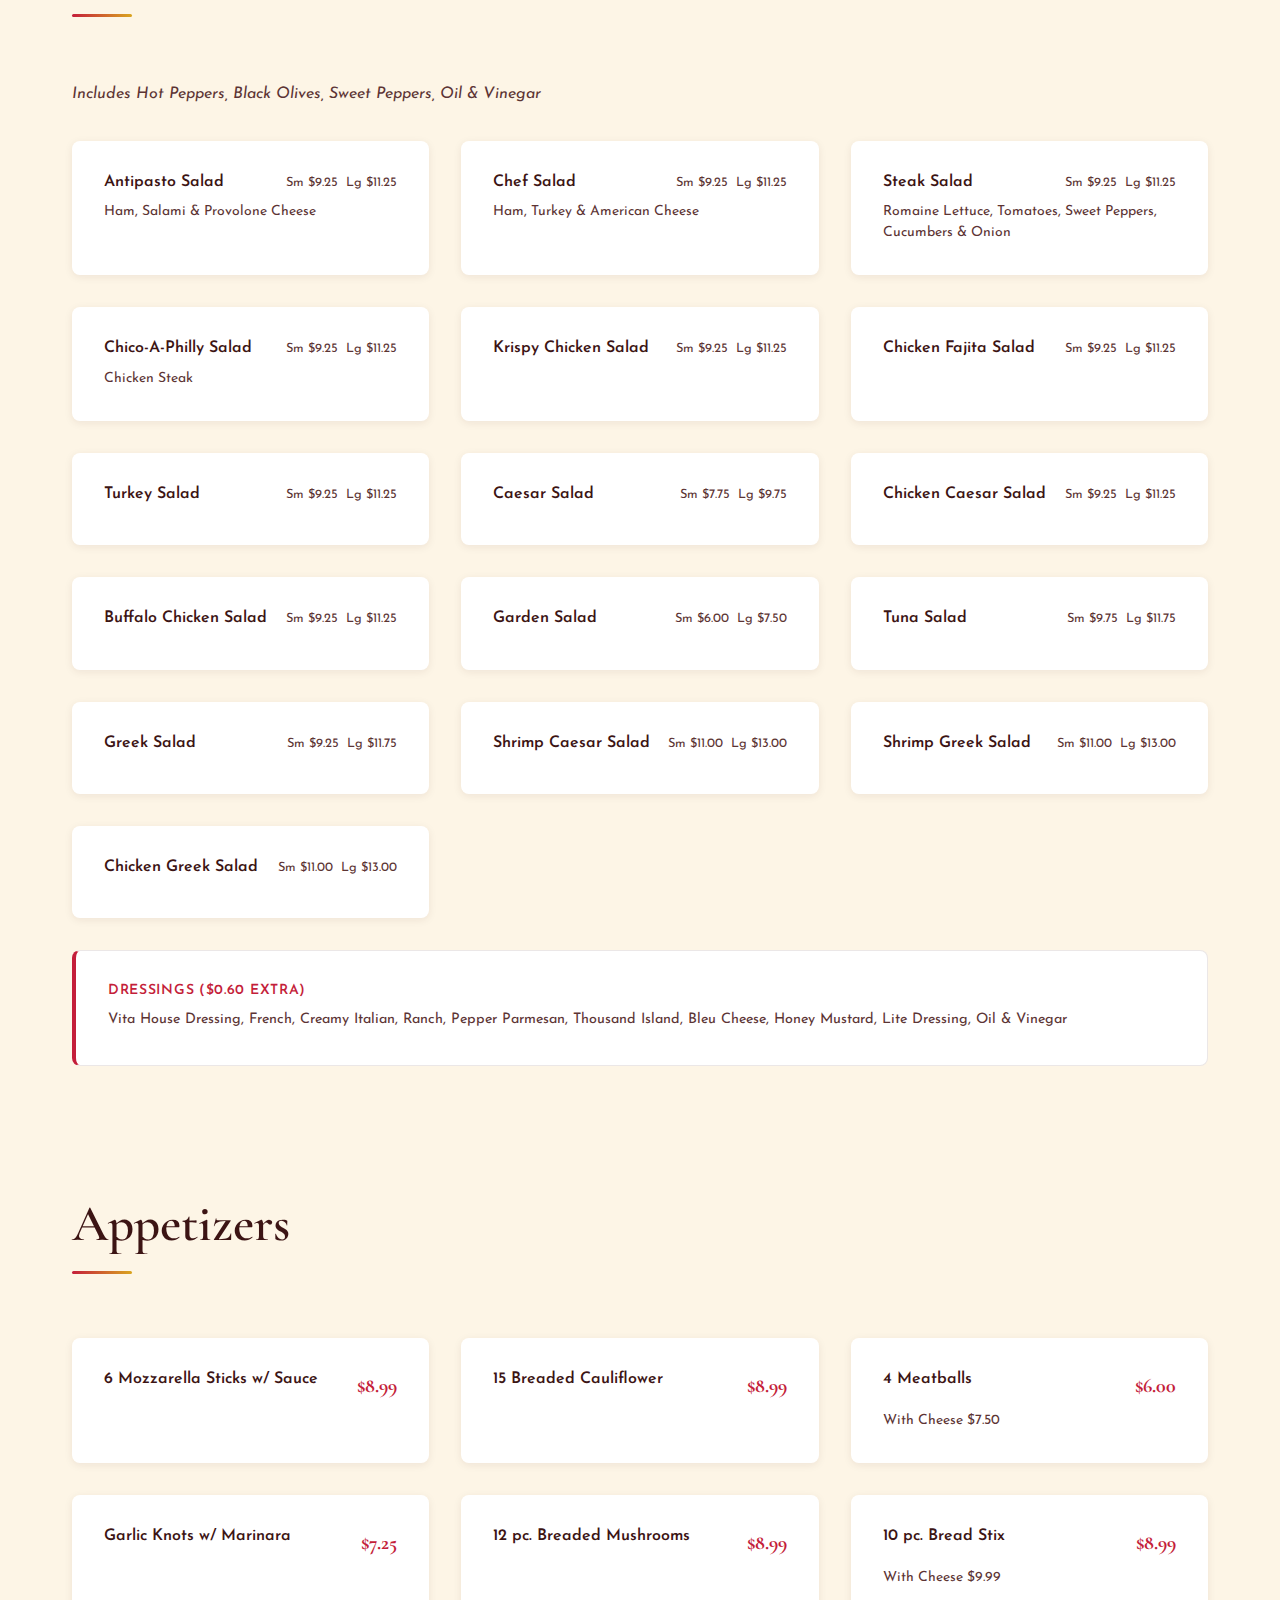
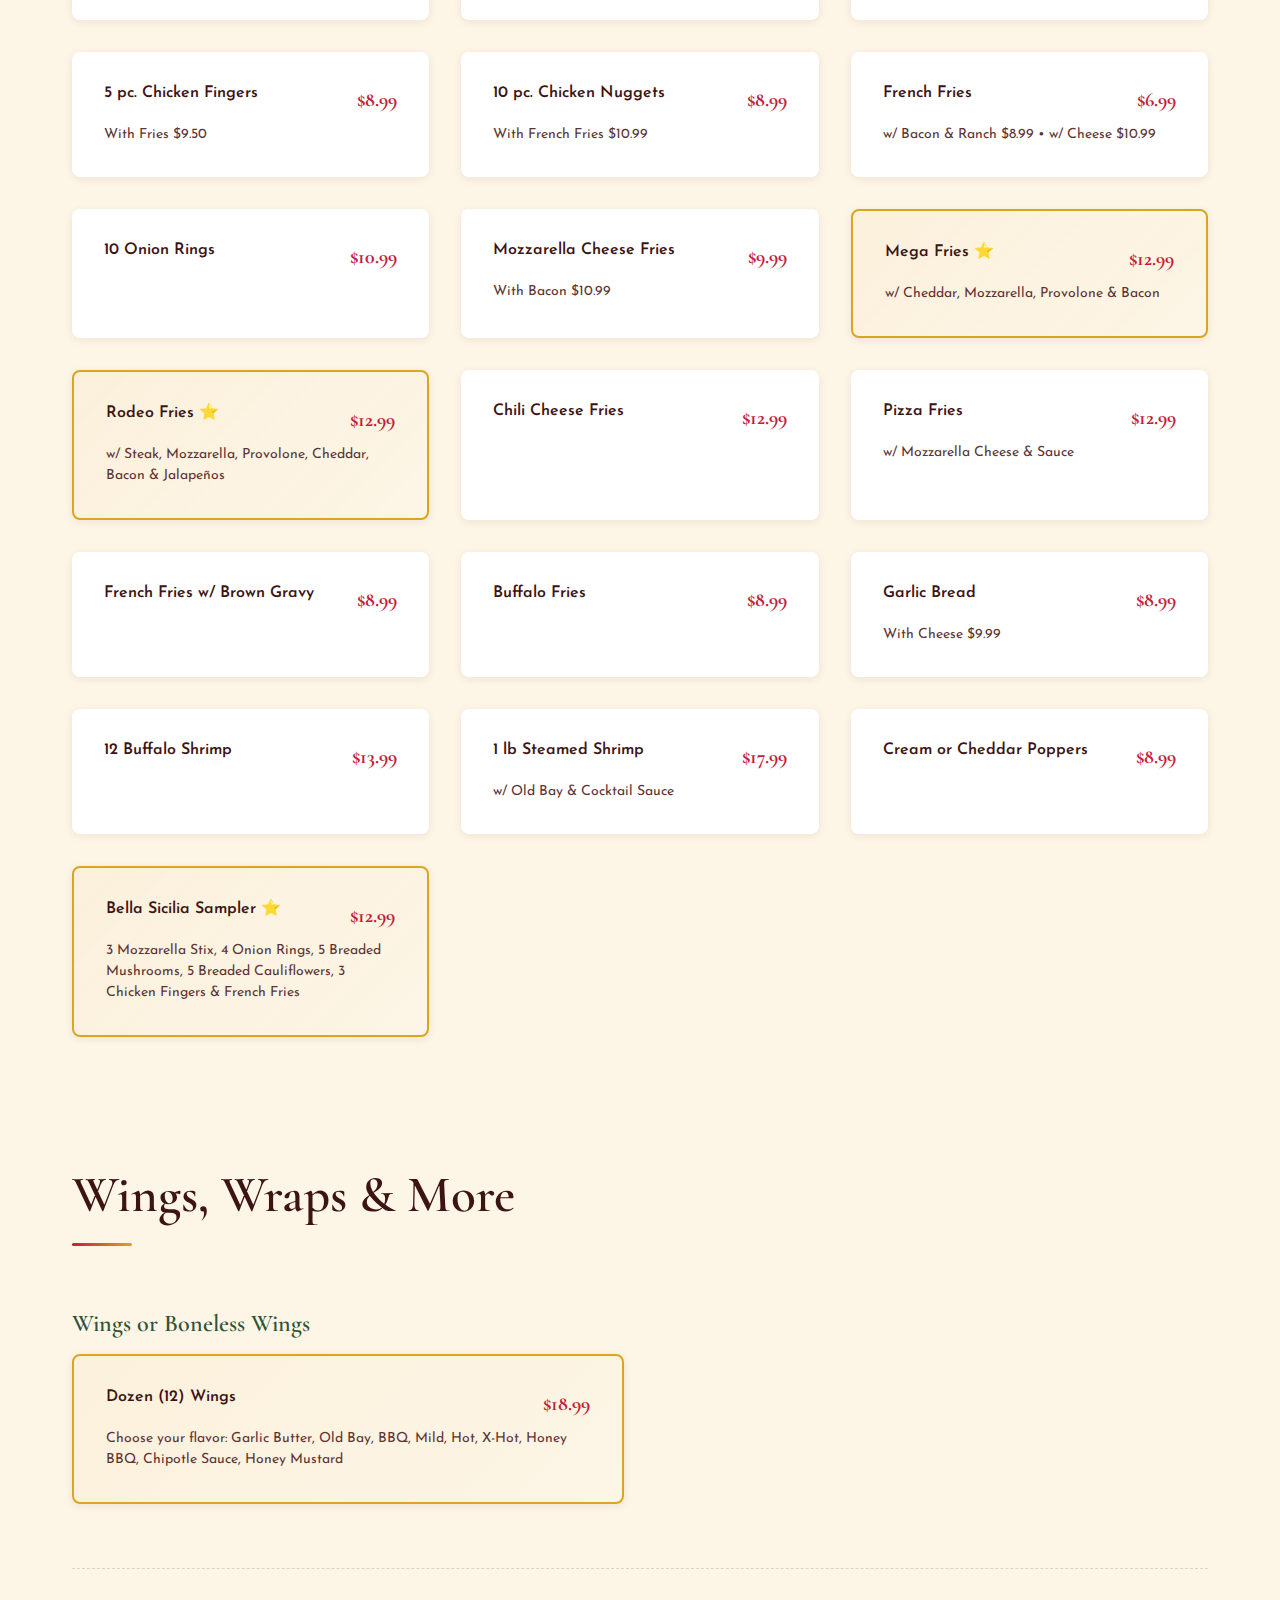
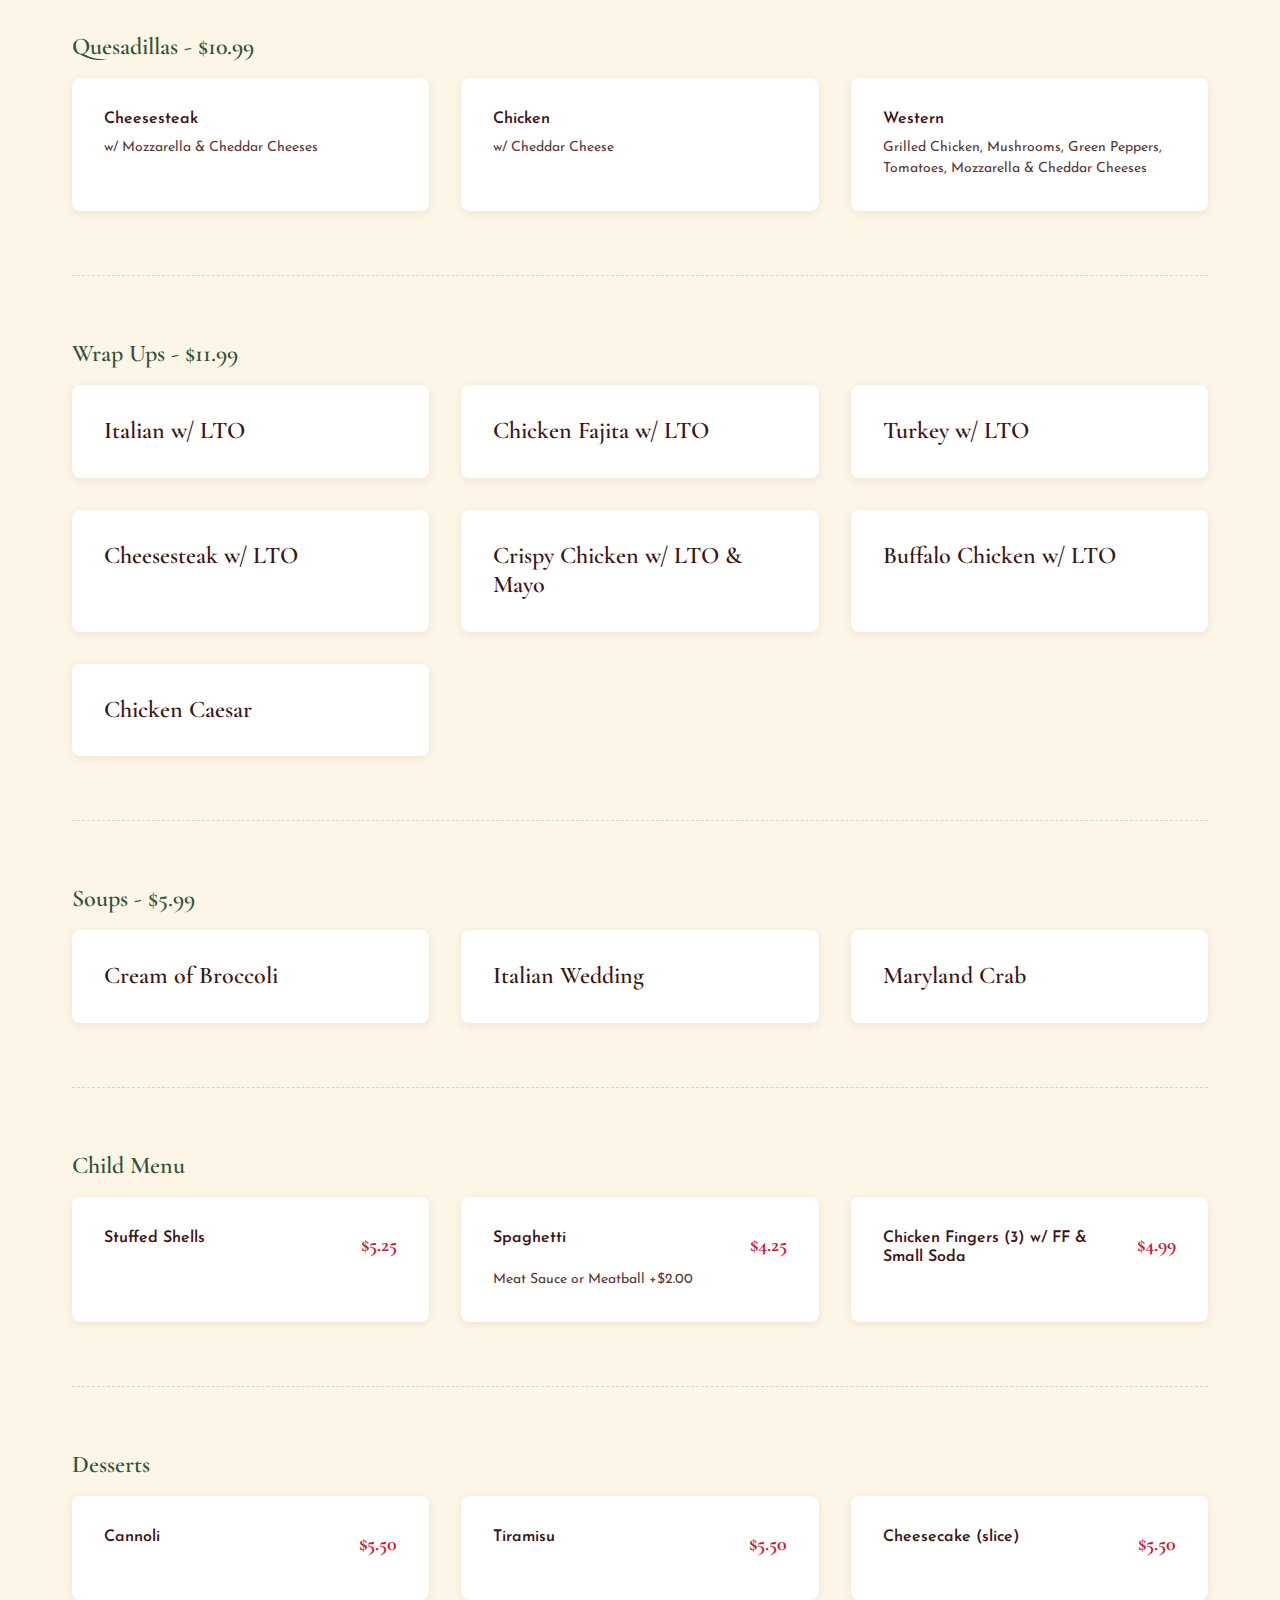
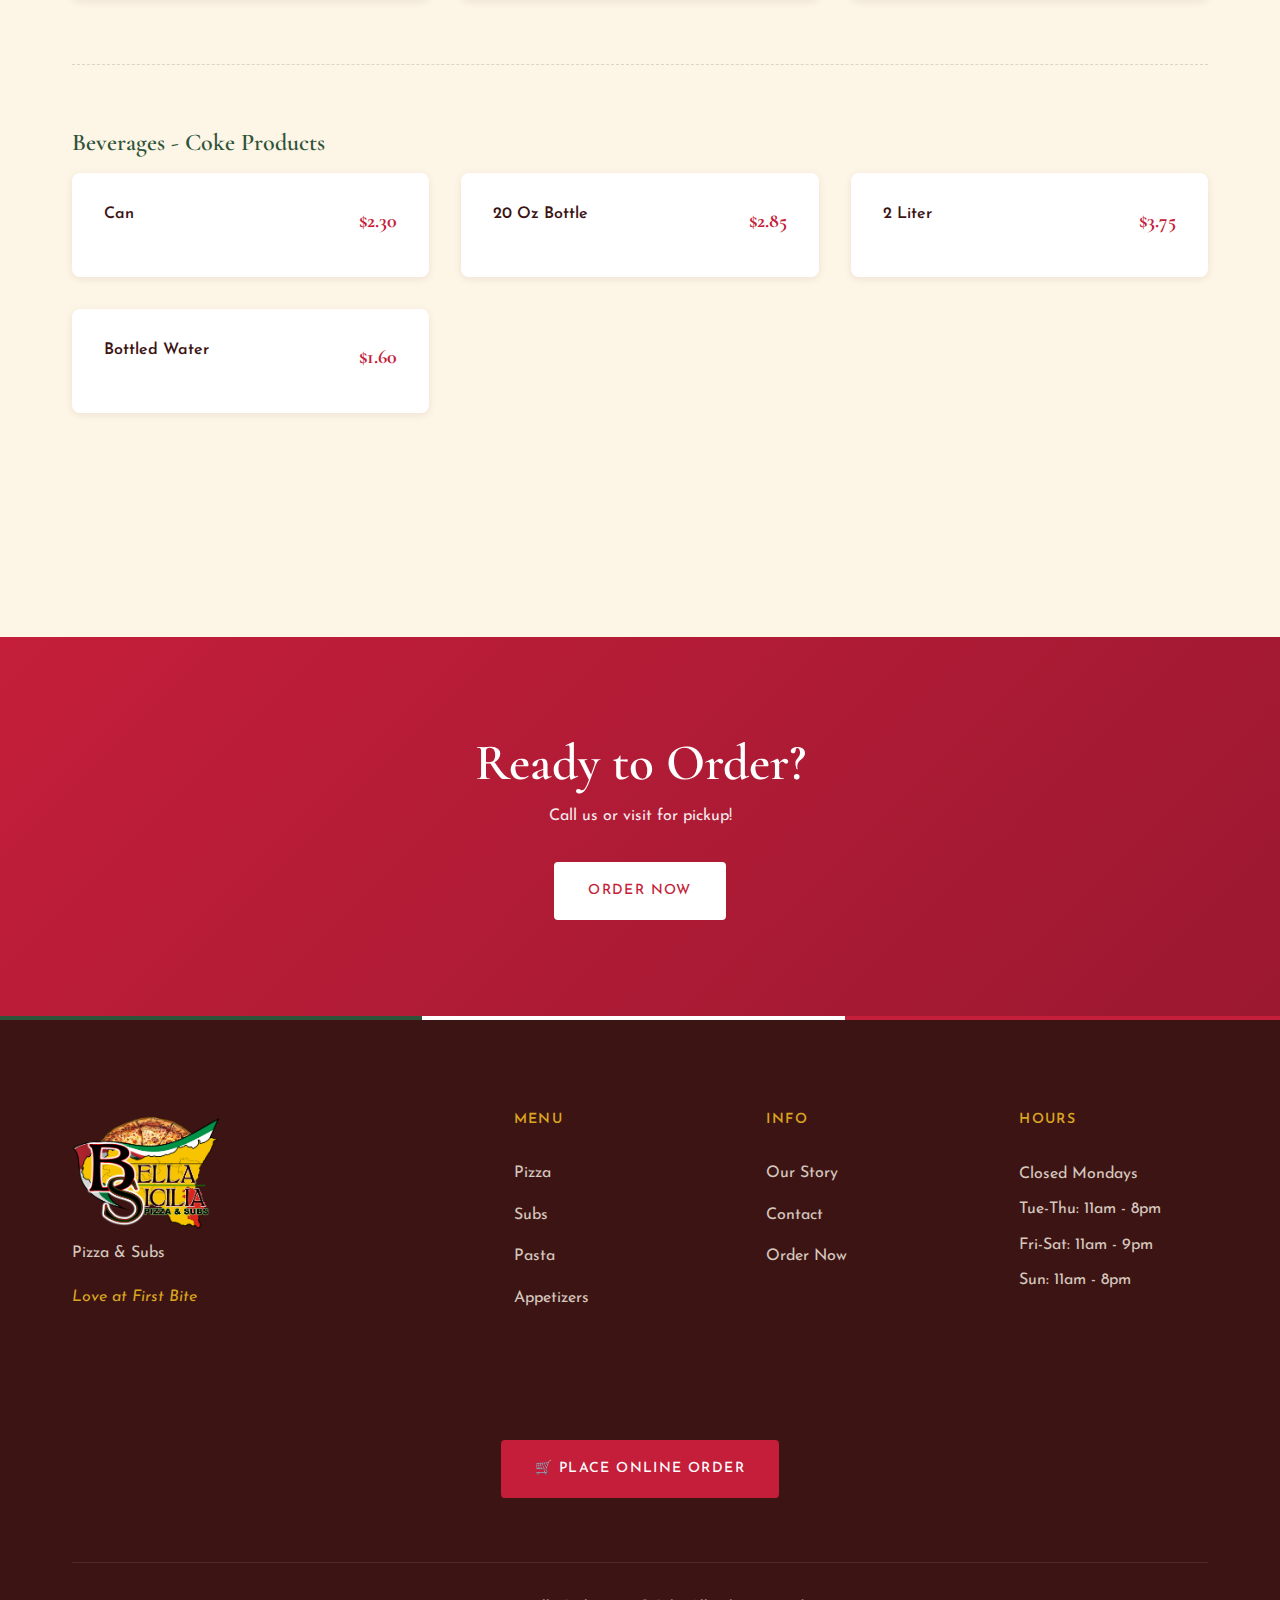
<file: menu.html>
<!DOCTYPE html>
<html lang="en">
<head>
    <meta charset="UTF-8">
    <meta name="viewport" content="width=device-width, initial-scale=1.0">
    <meta name="description" content="View our full menu of authentic Italian & Sicilian pizzas, subs, pasta dinners, stromboli, calzones, and more. Lunch specials daily 11am-3pm. Fresh ingredients, homemade bread.">
    <meta name="keywords" content="pizza menu, Italian menu, Sicilian pizza, subs menu, pasta dinners, stromboli, calzones, lunch specials, White Hall MD menu">
    <link rel="canonical" href="https://bellasiciliawhitehall.com/menu.html">

    <!-- Open Graph / Facebook -->
    <meta property="og:type" content="website">
    <meta property="og:url" content="https://bellasiciliawhitehall.com/menu.html">
    <meta property="og:title" content="Menu | Bella Sicilia Pizza & Subs - White Hall, MD">
    <meta property="og:description" content="Authentic Italian & Sicilian pizzas, subs, pasta, stromboli, and more. Lunch specials daily. Fresh ingredients, homemade bread.">
    <meta property="og:image" content="https://bellasiciliawhitehall.com/bella-logo.png">

    <!-- Twitter -->
    <meta name="twitter:card" content="summary_large_image">
    <meta name="twitter:url" content="https://bellasiciliawhitehall.com/menu.html">
    <meta name="twitter:title" content="Menu | Bella Sicilia Pizza & Subs">
    <meta name="twitter:description" content="Authentic Italian & Sicilian pizzas, subs, pasta, stromboli, and more. Lunch specials daily.">
    <meta name="twitter:image" content="https://bellasiciliawhitehall.com/bella-logo.png">

    <title>Menu | Bella Sicilia Pizza & Subs - White Hall, MD</title>
    <link rel="icon" type="image/png" href="bella-logo.png">
    <link rel="apple-touch-icon" href="bella-logo.png">
    <link rel="preconnect" href="https://fonts.googleapis.com">
    <link rel="preconnect" href="https://fonts.gstatic.com" crossorigin>
    <link href="https://fonts.googleapis.com/css2?family=Cormorant+Garamond:ital,wght@0,400;0,600;0,700;1,400&family=Josefin+Sans:wght@300;400;500;600&display=swap" rel="stylesheet">
    <link rel="stylesheet" href="styles.css">
    <link rel="stylesheet" href="menu-styles.css">
</head>
<body class="menu-page">
    <!-- Navigation -->
    <nav class="main-nav">
        <div class="nav-container">
            <a href="index.html" class="nav-logo">
                <img src="bella-logo.png" alt="Bella Sicilia Pizza & Subs" class="logo-image">
            </a>
            <button class="mobile-menu-toggle" aria-label="Toggle menu">
                <span></span>
                <span></span>
                <span></span>
            </button>
            <ul class="nav-links">
                <li><a href="index.html">Home</a></li>
                <li><a href="menu.html" class="active">Menu</a></li>
                <li><a href="about.html">Our Story</a></li>
                <li><a href="contact.html">Contact</a></li>
                <li><a href="contact.html#order" class="nav-cta">Order Now</a></li>
            </ul>
        </div>
    </nav>

    <!-- Menu Header -->
    <header class="menu-header">
        <div class="menu-header-bg"></div>
        <div class="container">
            <p class="section-label">Our Menu</p>
            <h1>Delicious Italian Favorites</h1>
            <p class="menu-intro">Everything made fresh daily with over 30 years of Sicilian tradition</p>
        </div>
    </header>

    <!-- Menu Navigation -->
    <div class="menu-nav-wrapper">
        <nav class="menu-nav container">
            <a href="#lunch-specials" class="menu-nav-link active">Lunch Specials</a>
            <a href="#pizza" class="menu-nav-link">Pizza</a>
            <a href="#stromboli" class="menu-nav-link">Stromboli & Calzones</a>
            <a href="#pasta" class="menu-nav-link">Pasta</a>
            <a href="#subs" class="menu-nav-link">Subs</a>
            <a href="#salads" class="menu-nav-link">Salads</a>
            <a href="#appetizers" class="menu-nav-link">Appetizers</a>
            <a href="#more" class="menu-nav-link">More</a>
        </nav>
    </div>

    <!-- Menu Content -->
    <main class="menu-content">
        <div class="container">

            <!-- LUNCH SPECIALS SECTION -->
            <section id="lunch-specials" class="menu-section">
                <div class="section-header-left">
                    <h2>Lunch Specials</h2>
                    <div class="section-divider"></div>
                </div>
                <p class="section-note">Available Every Day 11am - 3pm</p>

                <div class="menu-grid">
                    <div class="menu-item highlight-item">
                        <div class="item-header">
                            <h4>10" Hot/Cold Sub Combo</h4>
                            <span class="price">$14.99</span>
                        </div>
                        <p class="item-desc">Your choice of any 10" hot or cold sub with French Fries and can of soda</p>
                    </div>
                    <div class="menu-item">
                        <div class="item-header">
                            <h4>2 Slices & Soda</h4>
                            <span class="price">$7.99</span>
                        </div>
                        <p class="item-desc">2 cheese pizza slices and a can of soda</p>
                    </div>
                    <div class="menu-item">
                        <div class="item-header">
                            <h4>2 Slices w/ Topping & Soda</h4>
                            <span class="price">$8.99</span>
                        </div>
                        <p class="item-desc">2 pizza slices with one topping and a can of soda</p>
                    </div>
                    <div class="menu-item highlight-item">
                        <div class="item-header">
                            <h4>2 Meat Lover's Slices & Soda</h4>
                            <span class="price">$10.99</span>
                        </div>
                        <p class="item-desc">2 meat lover's pizza slices and a can of soda</p>
                    </div>
                </div>
            </section>

            <!-- PIZZA SECTION -->
            <section id="pizza" class="menu-section">
                <div class="section-header-left">
                    <h2>Pizza</h2>
                    <div class="section-divider"></div>
                </div>

                <!-- Italian Style Pizza -->
                <div class="menu-subsection">
                    <h3>Italian Style Pizza</h3>
                    <div class="size-guide">
                        <span>Small 12" (4 slices) • Medium 14" (6 slices) • Large 16" (8 slices)</span>
                    </div>
                    <div class="menu-grid">
                        <div class="menu-item highlight-item">
                            <div class="item-header">
                                <h4>Cheese Pizza</h4>
                                <div class="item-prices">
                                    <span>12" <strong>$10.50</strong></span>
                                    <span>14" <strong>$15.99</strong></span>
                                    <span>16" <strong>$18.99</strong></span>
                                </div>
                            </div>
                            <p class="item-note">Slice: $2.50 (Slices not available after 4:30 p.m.) • Slice Toppings: $0.65</p>
                        </div>
                    </div>
                    
                    <div class="toppings-box">
                        <h5>Toppings ($2.50 each)</h5>
                        <p>Pepperoni, Sausage, Hamburger, Ham, Green Peppers, Onions, Mushrooms, Black Olives</p>
                        <h5>Specialty Toppings</h5>
                        <p>Bacon $4.00 • Sun Dried Tomato $4.00 • Spinach $3.50 • Feta Cheese $4.00 • Steak $4.50 • Gyro Meat $4.50 • Chicken $4.50 • Anchovies $4.00 • Pineapple $4.50</p>
                    </div>
                </div>

                <!-- Sicilian Style Pizza -->
                <div class="menu-subsection">
                    <h3>Sicilian Style Pizza</h3>
                    <p class="subsection-note">Square pan pizza with thick, fluffy crust</p>
                    <div class="menu-grid">
                        <div class="menu-item">
                            <div class="item-header">
                                <h4>Square</h4>
                                <div class="item-prices">
                                    <span>16"x8" <strong>$19.99</strong></span>
                                    <span>16"x16" <strong>$22.99</strong></span>
                                </div>
                            </div>
                        </div>
                        <div class="menu-item">
                            <div class="item-header">
                                <h4>Deluxe</h4>
                                <div class="item-prices">
                                    <span>16"x8" <strong>$30.00</strong></span>
                                    <span>16"x16" <strong>$35.00</strong></span>
                                </div>
                            </div>
                            <p class="item-desc">Pepperoni, Sausage, Ham, Salami, Hamburger, Bacon, Mushroom, Black Olives, Green Peppers & Onions</p>
                        </div>
                    </div>
                    <p class="item-note">Toppings: 16"x8" $4.50 each • 16"x16" $6.50 each</p>
                </div>

                <!-- Gourmet Pizza -->
                <div class="menu-subsection">
                    <h3>Gourmet Pizza</h3>
                    <div class="menu-grid three-col">
                        <div class="menu-item">
                            <div class="item-header">
                                <h4>Mediterranean</h4>
                                <div class="item-prices compact">
                                    <span>12" $15.99</span>
                                    <span>14" $18.99</span>
                                    <span>16" $19.99</span>
                                </div>
                            </div>
                            <p class="item-desc">Mozzarella Cheese, Tomatoes, Onions, Extra Virgin Olive Oil & Pecorino Cheese</p>
                        </div>
                        <div class="menu-item">
                            <div class="item-header">
                                <h4>Veggie</h4>
                                <div class="item-prices compact">
                                    <span>12" $19.99</span>
                                    <span>14" $21.99</span>
                                    <span>16" $24.99</span>
                                </div>
                            </div>
                            <p class="item-desc">Sauce, Mozzarella, Green Peppers, Mushrooms, Onions, Black Olives, Broccoli & Tomatoes</p>
                        </div>
                        <div class="menu-item">
                            <div class="item-header">
                                <h4>Meat Lover's</h4>
                                <div class="item-prices compact">
                                    <span>12" $19.99</span>
                                    <span>14" $21.99</span>
                                    <span>16" $25.99</span>
                                </div>
                            </div>
                            <p class="item-desc">Sauce, Mozzarella, Pepperoni, Sausage, Hamburger, Ham, Bacon & Salami</p>
                        </div>
                        <div class="menu-item">
                            <div class="item-header">
                                <h4>Deluxe Pizza</h4>
                                <div class="item-prices compact">
                                    <span>12" $22.99</span>
                                    <span>14" $24.99</span>
                                    <span>16" $27.99</span>
                                </div>
                            </div>
                            <p class="item-desc">Pepperoni, Sausage, Ham, Salami, Hamburger, Bacon, Mushroom, Green Peppers & Onions</p>
                        </div>
                        <div class="menu-item">
                            <div class="item-header">
                                <h4>White Pizza</h4>
                                <div class="item-prices compact">
                                    <span>12" $15.99</span>
                                    <span>14" $17.99</span>
                                    <span>16" $20.99</span>
                                </div>
                            </div>
                            <p class="item-desc">Ricotta & Mozzarella Cheeses & Fresh Seasoned Garlic</p>
                        </div>
                        <div class="menu-item">
                            <div class="item-header">
                                <h4>Greek Pizza</h4>
                                <div class="item-prices compact">
                                    <span>12" $18.99</span>
                                    <span>14" $21.99</span>
                                    <span>16" $24.99</span>
                                </div>
                            </div>
                            <p class="item-desc">Sauce, Mozzarella, Gyro Meat, Feta Cheese, Red Onions, Tomatoes & Black Olives</p>
                        </div>
                        <div class="menu-item">
                            <div class="item-header">
                                <h4>The Ultimate Ranch Pizza</h4>
                                <div class="item-prices compact">
                                    <span>12" $18.99</span>
                                    <span>14" $21.99</span>
                                    <span>16" $24.99</span>
                                </div>
                            </div>
                            <p class="item-desc">Ranch Sauce, Bacon, Chicken & Mozzarella Cheese</p>
                        </div>
                        <div class="menu-item">
                            <div class="item-header">
                                <h4>Buffalo Pizza</h4>
                                <div class="item-prices compact">
                                    <span>12" $18.99</span>
                                    <span>14" $21.99</span>
                                    <span>16" $24.99</span>
                                </div>
                            </div>
                            <p class="item-desc">Bleu Cheese, Hot Sauce, Chicken & Mozzarella Cheese</p>
                        </div>
                        <div class="menu-item">
                            <div class="item-header">
                                <h4>BBQ Chicken</h4>
                                <div class="item-prices compact">
                                    <span>12" $18.99</span>
                                    <span>14" $20.99</span>
                                    <span>16" $24.99</span>
                                </div>
                            </div>
                            <p class="item-desc">BBQ Sauce, Chicken & Mozzarella Cheese</p>
                        </div>
                        <div class="menu-item">
                            <div class="item-header">
                                <h4>Hawaiian Pizza</h4>
                                <div class="item-prices compact">
                                    <span>12" $17.99</span>
                                    <span>14" $20.99</span>
                                    <span>16" $24.99</span>
                                </div>
                            </div>
                            <p class="item-desc">Sauce, Ham, Pineapple & Mozzarella Cheese</p>
                        </div>
                        <div class="menu-item highlight-item">
                            <div class="item-header">
                                <h4>Vita Pizza ⭐</h4>
                                <div class="item-prices compact">
                                    <span>12" $18.99</span>
                                    <span>14" $21.99</span>
                                    <span>16" $24.99</span>
                                </div>
                            </div>
                            <p class="item-desc">Sauce, Parmesan, Mozzarella & Feta Cheeses, Spinach, Onions, Tomatoes, Garlic Oil & Pecorino</p>
                        </div>
                        <div class="menu-item">
                            <div class="item-header">
                                <h4>Bacon Cheeseburger Pizza</h4>
                                <div class="item-prices compact">
                                    <span>12" $18.99</span>
                                    <span>14" $21.99</span>
                                    <span>16" $24.99</span>
                                </div>
                            </div>
                            <p class="item-desc">Sauce, Mozzarella and Cheddar Cheeses, Hamburger & Bacon</p>
                        </div>
                        <div class="menu-item">
                            <div class="item-header">
                                <h4>Alfredo Pizza</h4>
                                <div class="item-prices compact">
                                    <span>12" $18.99</span>
                                    <span>14" $21.99</span>
                                    <span>16" $24.99</span>
                                </div>
                            </div>
                            <p class="item-desc">Alfredo Sauce & Mozzarella Cheese</p>
                        </div>
                        <div class="menu-item">
                            <div class="item-header">
                                <h4>French Fry Pizza</h4>
                                <div class="item-prices compact">
                                    <span>12" $17.99</span>
                                    <span>14" $19.99</span>
                                    <span>16" $22.99</span>
                                </div>
                            </div>
                            <p class="item-desc">Ranch Sauce, Bacon, Chicken & Mozzarella Cheese</p>
                        </div>
                    </div>
                </div>
            </section>

            <!-- STROMBOLI & CALZONE SECTION -->
            <section id="stromboli" class="menu-section">
                <div class="section-header-left">
                    <h2>Stromboli & Calzones</h2>
                    <div class="section-divider"></div>
                </div>
                <p class="section-note">All include sauce on the side. Extra is an additional $0.75 (small) or $1.50 (large)</p>

                <!-- Calzones -->
                <div class="menu-subsection">
                    <h3>Calzones</h3>
                    <div class="menu-grid">
                        <div class="menu-item">
                            <div class="item-header">
                                <h4>Regular Calzone</h4>
                                <div class="item-prices">
                                    <span>Small <strong>$16.99</strong></span>
                                    <span>Large <strong>$19.99</strong></span>
                                </div>
                            </div>
                            <p class="item-desc">Ham, Ricotta & Mozzarella Cheeses</p>
                        </div>
                        <div class="menu-item">
                            <div class="item-header">
                                <h4>Two Way Calzone</h4>
                                <div class="item-prices">
                                    <span>Small <strong>$19.99</strong></span>
                                    <span>Large <strong>$24.99</strong></span>
                                </div>
                            </div>
                            <p class="item-desc">Ricotta & Mozzarella Cheeses, Sausage, Spinach & Fresh Garlic</p>
                        </div>
                    </div>
                </div>

                <!-- Stromboli -->
                <div class="menu-subsection">
                    <h3>Stromboli</h3>
                    <div class="menu-grid three-col">
                        <div class="menu-item">
                            <div class="item-header">
                                <h4>Regular Boli</h4>
                                <div class="item-prices compact">
                                    <span>Sm $15.99</span>
                                    <span>Lg $19.99</span>
                                </div>
                            </div>
                            <p class="item-desc">Ham, Salami & Mozzarella Cheese</p>
                        </div>
                        <div class="menu-item">
                            <div class="item-header">
                                <h4>Steak Boli</h4>
                                <div class="item-prices compact">
                                    <span>Sm $17.99</span>
                                    <span>Lg $22.99</span>
                                </div>
                            </div>
                            <p class="item-desc">Chopped Steak & Mozzarella Cheese</p>
                        </div>
                        <div class="menu-item">
                            <div class="item-header">
                                <h4>Chicken Boli</h4>
                                <div class="item-prices compact">
                                    <span>Sm $17.99</span>
                                    <span>Lg $22.99</span>
                                </div>
                            </div>
                            <p class="item-desc">Chopped Chicken Steak & Mozzarella Cheese</p>
                        </div>
                        <div class="menu-item">
                            <div class="item-header">
                                <h4>Veggie Boli</h4>
                                <div class="item-prices compact">
                                    <span>Sm $19.99</span>
                                    <span>Lg $22.99</span>
                                </div>
                            </div>
                            <p class="item-desc">Mozzarella Cheese, Onions, Green Peppers, Mushrooms, Tomatoes, Broccoli & Black Olives</p>
                        </div>
                        <div class="menu-item highlight-item">
                            <div class="item-header">
                                <h4>Deluxe Boli ⭐</h4>
                                <div class="item-prices compact">
                                    <span>Sm $19.99</span>
                                    <span>Lg $28.99</span>
                                </div>
                            </div>
                            <p class="item-desc">Mozzarella Cheese, Ham, Salami, Sausage, Pepperoni, Green Peppers, Mushrooms, Hamburger, Bacon, Onions & Sauce</p>
                        </div>
                        <div class="menu-item">
                            <div class="item-header">
                                <h4>Chicken Parmesan Boli</h4>
                                <div class="item-prices compact">
                                    <span>Sm $17.99</span>
                                    <span>Lg $22.99</span>
                                </div>
                            </div>
                            <p class="item-desc">Chicken Fingers, Sauce & Mozzarella Cheese</p>
                        </div>
                        <div class="menu-item">
                            <div class="item-header">
                                <h4>Meatball Boli</h4>
                                <div class="item-prices compact">
                                    <span>Sm $17.99</span>
                                    <span>Lg $22.99</span>
                                </div>
                            </div>
                            <p class="item-desc">Meatballs, Sauce & Mozzarella Cheese</p>
                        </div>
                        <div class="menu-item">
                            <div class="item-header">
                                <h4>Meat Lover's Boli</h4>
                                <div class="item-prices compact">
                                    <span>Sm $19.99</span>
                                    <span>Lg $22.99</span>
                                </div>
                            </div>
                            <p class="item-desc">Ham, Salami, Pepperoni, Sausage & Mozzarella Cheese, Hamburger & Bacon</p>
                        </div>
                        <div class="menu-item">
                            <div class="item-header">
                                <h4>BBQ Boli</h4>
                                <div class="item-prices compact">
                                    <span>Sm $16.99</span>
                                    <span>Lg $21.99</span>
                                </div>
                            </div>
                            <p class="item-desc">Grilled Chicken, BBQ Sauce & Mozzarella Cheese</p>
                        </div>
                        <div class="menu-item">
                            <div class="item-header">
                                <h4>Buffalo Boli</h4>
                                <div class="item-prices compact">
                                    <span>Sm $16.99</span>
                                    <span>Lg $21.99</span>
                                </div>
                            </div>
                            <p class="item-desc">Grilled Chicken, Buffalo Sauce, Mozzarella Cheese & Bleu Cheese</p>
                        </div>
                        <div class="menu-item">
                            <div class="item-header">
                                <h4>Pepperoni Boli</h4>
                                <div class="item-prices compact">
                                    <span>Sm $17.99</span>
                                    <span>Lg $22.99</span>
                                </div>
                            </div>
                            <p class="item-desc">Pepperoni & Mozzarella</p>
                        </div>
                        <div class="menu-item">
                            <div class="item-header">
                                <h4>Greek Boli</h4>
                                <div class="item-prices compact">
                                    <span>Sm $17.99</span>
                                    <span>Lg $22.99</span>
                                </div>
                            </div>
                            <p class="item-desc">Mozzarella Cheese, Red Onions, Feta Cheese, Gyro Meat, Tomato & Black Olives</p>
                        </div>
                        <div class="menu-item">
                            <div class="item-header">
                                <h4>Bacon Cheeseburger Boli</h4>
                                <div class="item-prices compact">
                                    <span>Sm $15.25</span>
                                    <span>Lg $19.25</span>
                                </div>
                            </div>
                            <p class="item-desc">Mozzarella and Cheddar Cheeses, Hamburger & Bacon</p>
                        </div>
                    </div>
                </div>
            </section>

            <!-- PASTA SECTION -->
            <section id="pasta" class="menu-section">
                <div class="section-header-left">
                    <h2>Pasta Dinners</h2>
                    <div class="section-divider"></div>
                </div>
                <p class="section-note">All Dinners include Salad & Bread</p>

                <div class="menu-grid three-col">
                    <div class="menu-item highlight-item">
                        <div class="item-header">
                            <h4>Lasagna Chicken Parmesan ⭐</h4>
                            <span class="price">$17.99</span>
                        </div>
                    </div>
                    <div class="menu-item">
                        <div class="item-header">
                            <h4>Lasagna</h4>
                            <span class="price">$12.00</span>
                        </div>
                    </div>
                    <div class="menu-item">
                        <div class="item-header">
                            <h4>Spaghetti w/ Sauce</h4>
                            <span class="price">$11.00</span>
                        </div>
                    </div>
                    <div class="menu-item">
                        <div class="item-header">
                            <h4>Spaghetti w/ Sausage & Peppers</h4>
                            <span class="price">$15.99</span>
                        </div>
                    </div>
                    <div class="menu-item">
                        <div class="item-header">
                            <h4>Spaghetti w/ Meatballs or Meat Sauce</h4>
                            <span class="price">$14.99</span>
                        </div>
                    </div>
                    <div class="menu-item">
                        <div class="item-header">
                            <h4>Spaghetti w/ Chicken Parmesan</h4>
                            <span class="price">$17.99</span>
                        </div>
                    </div>
                    <div class="menu-item">
                        <div class="item-header">
                            <h4>Spaghetti w/ Eggplant Parmesan</h4>
                            <span class="price">$15.99</span>
                        </div>
                    </div>
                    <div class="menu-item">
                        <div class="item-header">
                            <h4>Penne w/ Sauce</h4>
                            <span class="price">$11.00</span>
                        </div>
                    </div>
                    <div class="menu-item">
                        <div class="item-header">
                            <h4>Penne w/ Meatballs or Meat Sauce</h4>
                            <span class="price">$14.99</span>
                        </div>
                    </div>
                    <div class="menu-item">
                        <div class="item-header">
                            <h4>Penne w/ Chicken Parmesan</h4>
                            <span class="price">$17.99</span>
                        </div>
                    </div>
                    <div class="menu-item">
                        <div class="item-header">
                            <h4>Penne w/ Eggplant Parmesan</h4>
                            <span class="price">$15.99</span>
                        </div>
                    </div>
                    <div class="menu-item">
                        <div class="item-header">
                            <h4>Penne Alfredo Primavera</h4>
                            <span class="price">$18.99</span>
                        </div>
                        <p class="item-desc">w/ Chicken, Bacon & Broccoli</p>
                    </div>
                    <div class="menu-item">
                        <div class="item-header">
                            <h4>Penne Alla Vodka</h4>
                            <span class="price">$15.99</span>
                        </div>
                        <p class="item-desc">w/ White Cream, Orange Vodka</p>
                    </div>
                    <div class="menu-item">
                        <div class="item-header">
                            <h4>Penne Chicken Alfredo</h4>
                            <span class="price">$17.99</span>
                        </div>
                    </div>
                    <div class="menu-item">
                        <div class="item-header">
                            <h4>Fettucine Chicken Alfredo</h4>
                            <span class="price">$18.99</span>
                        </div>
                    </div>
                    <div class="menu-item">
                        <div class="item-header">
                            <h4>Fettucine w/ Meat Sauce</h4>
                            <span class="price">$15.99</span>
                        </div>
                    </div>
                    <div class="menu-item highlight-item">
                        <div class="item-header">
                            <h4>Fettucine Shrimp Alfredo ⭐</h4>
                            <span class="price">$20.99</span>
                        </div>
                    </div>
                    <div class="menu-item">
                        <div class="item-header">
                            <h4>Manicotti</h4>
                            <span class="price">$12.00</span>
                        </div>
                    </div>
                    <div class="menu-item">
                        <div class="item-header">
                            <h4>Stuffed Shells</h4>
                            <span class="price">$12.00</span>
                        </div>
                    </div>
                    <div class="menu-item">
                        <div class="item-header">
                            <h4>Ravioli w/ Cheese</h4>
                            <span class="price">$12.00</span>
                        </div>
                    </div>
                </div>
            </section>

            <!-- SUBS SECTION -->
            <section id="subs" class="menu-section">
                <div class="section-header-left">
                    <h2>Subs & Sandwiches</h2>
                    <div class="section-divider"></div>
                </div>

                <!-- Hot Subs -->
                <div class="menu-subsection">
                    <h3>Hot Subs (10")</h3>
                    <div class="menu-grid three-col">
                        <div class="menu-item">
                            <div class="item-header">
                                <h4>Cheesesteak</h4>
                                <span class="price">$11.00</span>
                            </div>
                            <p class="item-desc">w/ Fried Onions, Cheese & Sauce</p>
                        </div>
                        <div class="menu-item">
                            <div class="item-header">
                                <h4>Cheesesteak Hoagie</h4>
                                <span class="price">$12.00</span>
                            </div>
                            <p class="item-desc">w/ Fried Onions, LTM & Cheese</p>
                        </div>
                        <div class="menu-item">
                            <div class="item-header">
                                <h4>Chicken Cheesesteak</h4>
                                <span class="price">$12.00</span>
                            </div>
                            <p class="item-desc">w/ Fried Onions, Cheese & Sauce</p>
                        </div>
                        <div class="menu-item">
                            <div class="item-header">
                                <h4>Chicophilly</h4>
                                <span class="price">$13.00</span>
                            </div>
                            <p class="item-desc">w/ Fried Onions, LTM & Cheese</p>
                        </div>
                        <div class="menu-item">
                            <div class="item-header">
                                <h4>Bacon Cheesesteak</h4>
                                <span class="price">$12.00</span>
                            </div>
                            <p class="item-desc">w/ LTO & Mayo</p>
                        </div>
                        <div class="menu-item">
                            <div class="item-header">
                                <h4>Sausage Parmesan</h4>
                                <span class="price">$11.00</span>
                            </div>
                            <p class="item-desc">w/ Sauce</p>
                        </div>
                        <div class="menu-item">
                            <div class="item-header">
                                <h4>Meatball Parmesan</h4>
                                <span class="price">$11.00</span>
                            </div>
                        </div>
                        <div class="menu-item">
                            <div class="item-header">
                                <h4>Chicken Fajita</h4>
                                <span class="price">$12.00</span>
                            </div>
                            <p class="item-desc">w/ LTO</p>
                        </div>
                        <div class="menu-item">
                            <div class="item-header">
                                <h4>Chicken Fajita BBQ</h4>
                                <span class="price">$12.00</span>
                            </div>
                            <p class="item-desc">w/ LTO</p>
                        </div>
                        <div class="menu-item">
                            <div class="item-header">
                                <h4>Chicken Parmesan</h4>
                                <span class="price">$12.00</span>
                            </div>
                        </div>
                        <div class="menu-item">
                            <div class="item-header">
                                <h4>Chicken Sub w/ Bacon & Cheese</h4>
                                <span class="price">$13.00</span>
                            </div>
                            <p class="item-desc">w/ LTO & Mayo</p>
                        </div>
                        <div class="menu-item">
                            <div class="item-header">
                                <h4>Buffalo Chicken Sub</h4>
                                <span class="price">$12.00</span>
                            </div>
                        </div>
                        <div class="menu-item">
                            <div class="item-header">
                                <h4>Cheeseburger Sub</h4>
                                <span class="price">$11.00</span>
                            </div>
                            <p class="item-desc">w/ Sauce & Cheese</p>
                        </div>
                        <div class="menu-item">
                            <div class="item-header">
                                <h4>Pizza Burger</h4>
                                <span class="price">$11.00</span>
                            </div>
                            <p class="item-desc">w/ Sauce & Cheese</p>
                        </div>
                        <div class="menu-item">
                            <div class="item-header">
                                <h4>Bacon Cheeseburger</h4>
                                <span class="price">$12.00</span>
                            </div>
                            <p class="item-desc">w/ LTO & Mayo</p>
                        </div>
                        <div class="menu-item highlight-item">
                            <div class="item-header">
                                <h4>Volcano Burger ⭐</h4>
                                <span class="price">$13.00</span>
                            </div>
                            <p class="item-desc">Bacon, Ranch, Hot Sauce, Jalapeño & Fries</p>
                        </div>
                        <div class="menu-item">
                            <div class="item-header">
                                <h4>B.L.T</h4>
                                <span class="price">$11.00</span>
                            </div>
                        </div>
                        <div class="menu-item">
                            <div class="item-header">
                                <h4>Fish</h4>
                                <span class="price">$15.00</span>
                            </div>
                            <p class="item-desc">w/ LTO & Mayo</p>
                        </div>
                        <div class="menu-item">
                            <div class="item-header">
                                <h4>Crab Cake Sub</h4>
                                <span class="price">$20.95</span>
                            </div>
                            <p class="item-desc">w/ LTO</p>
                        </div>
                        <div class="menu-item">
                            <div class="item-header">
                                <h4>Eggplant Parmesan</h4>
                                <span class="price">$12.00</span>
                            </div>
                        </div>
                        <div class="menu-item">
                            <div class="item-header">
                                <h4>Greek Sub</h4>
                                <span class="price">$12.00</span>
                            </div>
                            <p class="item-desc">w/ Feta, Cucumber, Gyro Meat, LTO, Black Olives & Tzatziki</p>
                        </div>
                    </div>
                    <p class="item-note">Sub Extras: Extra Meat $4.50 • Extra Fish $4.50 • Crab $16.95</p>
                </div>

                <!-- Cold Subs -->
                <div class="menu-subsection">
                    <h3>Cold Subs - $12.99</h3>
                    <div class="menu-grid three-col">
                        <div class="menu-item">
                            <div class="item-header">
                                <h4>Italian</h4>
                            </div>
                            <p class="item-desc">Ham, Cheese, Salami, LTO, Oil & Vinegar</p>
                        </div>
                        <div class="menu-item">
                            <div class="item-header">
                                <h4>American</h4>
                            </div>
                            <p class="item-desc">Ham, American, Bologna, LTO & Mayo</p>
                        </div>
                        <div class="menu-item">
                            <div class="item-header">
                                <h4>Ham & Cheese</h4>
                            </div>
                            <p class="item-desc">w/ LTO & Mayo</p>
                        </div>
                        <div class="menu-item highlight-item">
                            <div class="item-header">
                                <h4>Palermo Special ⭐</h4>
                            </div>
                            <p class="item-desc">Ham, Cheese, Salami, Capicola, Mortadella & LTO</p>
                        </div>
                        <div class="menu-item">
                            <div class="item-header">
                                <h4>Cheese</h4>
                            </div>
                            <p class="item-desc">Provolone, Mozzarella, American Cheese, LTO</p>
                        </div>
                        <div class="menu-item">
                            <div class="item-header">
                                <h4>Tuna & Cheese</h4>
                            </div>
                            <p class="item-desc">w/ LTO & Mayo</p>
                        </div>
                        <div class="menu-item">
                            <div class="item-header">
                                <h4>Turkey & Cheese</h4>
                            </div>
                            <p class="item-desc">w/ LTO & Mayo</p>
                        </div>
                        <div class="menu-item">
                            <div class="item-header">
                                <h4>Turkey w/ Cheese & Bacon</h4>
                            </div>
                            <p class="item-desc">w/ LTO & Mayo</p>
                        </div>
                        <div class="menu-item">
                            <div class="item-header">
                                <h4>Turkey, Ham & Cheese</h4>
                            </div>
                            <p class="item-desc">w/ LTO & Mayo</p>
                        </div>
                        <div class="menu-item">
                            <div class="item-header">
                                <h4>Turkey, Ham, Cheese & Bacon</h4>
                            </div>
                            <p class="item-desc">w/ LTO & Mayo</p>
                        </div>
                        <div class="menu-item">
                            <div class="item-header">
                                <h4>Salami & Cheese</h4>
                            </div>
                            <p class="item-desc">w/ LTO & Mayo</p>
                        </div>
                        <div class="menu-item">
                            <div class="item-header">
                                <h4>Veggie Sub</h4>
                            </div>
                            <p class="item-desc">Sweet Peppers, Mushrooms, Onions, Cheese, LTO, Black Olives, Oil & Vinegar</p>
                        </div>
                    </div>
                    <p class="item-note">Add Topping: Small Sub $0.60 • Large Sub $1.50</p>
                    <p class="item-note">Toppings: Sweet Peppers, Hot Peppers, Pickles, Green Peppers, Mushrooms</p>
                </div>

                <!-- Sandwiches -->
                <div class="menu-subsection">
                    <h3>Sandwiches</h3>
                    <p class="subsection-note">A La Carte $9.99 • Combo $13.99 (Crab Cake Combo $16.95)</p>
                    <div class="menu-grid three-col">
                        <div class="menu-item"><h4>B.L.T</h4></div>
                        <div class="menu-item"><h4>Bacon Cheeseburger w/ LTO & Mayo</h4></div>
                        <div class="menu-item"><h4>Cheese Burger w/ LTO & Mayo</h4></div>
                        <div class="menu-item"><h4>Chicken Sandwich w/ LTO & Mayo</h4></div>
                        <div class="menu-item"><h4>Crab Cake w/ LTO & Mayo</h4></div>
                        <div class="menu-item"><h4>Tuna & Cheese w/ LTO & Mayo</h4></div>
                        <div class="menu-item"><h4>Fish w/ LTO & Tartar Sauce</h4></div>
                        <div class="menu-item"><h4>Grilled Ham & Cheese w/ LTO & Mayo</h4></div>
                        <div class="menu-item"><h4>Turkey & Cheese w/ LTO & Mayo</h4></div>
                        <div class="menu-item"><h4>Turkey Cheese & Bacon w/ LTO & Mayo</h4></div>
                    </div>
                </div>
            </section>

            <!-- SALADS SECTION -->
            <section id="salads" class="menu-section">
                <div class="section-header-left">
                    <h2>Bella Sicilia Salads</h2>
                    <div class="section-divider"></div>
                </div>
                <p class="section-note">Includes Hot Peppers, Black Olives, Sweet Peppers, Oil & Vinegar</p>

                <div class="menu-grid three-col">
                    <div class="menu-item">
                        <div class="item-header">
                            <h4>Antipasto Salad</h4>
                            <div class="item-prices compact">
                                <span>Sm $9.25</span>
                                <span>Lg $11.25</span>
                            </div>
                        </div>
                        <p class="item-desc">Ham, Salami & Provolone Cheese</p>
                    </div>
                    <div class="menu-item">
                        <div class="item-header">
                            <h4>Chef Salad</h4>
                            <div class="item-prices compact">
                                <span>Sm $9.25</span>
                                <span>Lg $11.25</span>
                            </div>
                        </div>
                        <p class="item-desc">Ham, Turkey & American Cheese</p>
                    </div>
                    <div class="menu-item">
                        <div class="item-header">
                            <h4>Steak Salad</h4>
                            <div class="item-prices compact">
                                <span>Sm $9.25</span>
                                <span>Lg $11.25</span>
                            </div>
                        </div>
                        <p class="item-desc">Romaine Lettuce, Tomatoes, Sweet Peppers, Cucumbers & Onion</p>
                    </div>
                    <div class="menu-item">
                        <div class="item-header">
                            <h4>Chico-A-Philly Salad</h4>
                            <div class="item-prices compact">
                                <span>Sm $9.25</span>
                                <span>Lg $11.25</span>
                            </div>
                        </div>
                        <p class="item-desc">Chicken Steak</p>
                    </div>
                    <div class="menu-item">
                        <div class="item-header">
                            <h4>Krispy Chicken Salad</h4>
                            <div class="item-prices compact">
                                <span>Sm $9.25</span>
                                <span>Lg $11.25</span>
                            </div>
                        </div>
                    </div>
                    <div class="menu-item">
                        <div class="item-header">
                            <h4>Chicken Fajita Salad</h4>
                            <div class="item-prices compact">
                                <span>Sm $9.25</span>
                                <span>Lg $11.25</span>
                            </div>
                        </div>
                    </div>
                    <div class="menu-item">
                        <div class="item-header">
                            <h4>Turkey Salad</h4>
                            <div class="item-prices compact">
                                <span>Sm $9.25</span>
                                <span>Lg $11.25</span>
                            </div>
                        </div>
                    </div>
                    <div class="menu-item">
                        <div class="item-header">
                            <h4>Caesar Salad</h4>
                            <div class="item-prices compact">
                                <span>Sm $7.75</span>
                                <span>Lg $9.75</span>
                            </div>
                        </div>
                    </div>
                    <div class="menu-item">
                        <div class="item-header">
                            <h4>Chicken Caesar Salad</h4>
                            <div class="item-prices compact">
                                <span>Sm $9.25</span>
                                <span>Lg $11.25</span>
                            </div>
                        </div>
                    </div>
                    <div class="menu-item">
                        <div class="item-header">
                            <h4>Buffalo Chicken Salad</h4>
                            <div class="item-prices compact">
                                <span>Sm $9.25</span>
                                <span>Lg $11.25</span>
                            </div>
                        </div>
                    </div>
                    <div class="menu-item">
                        <div class="item-header">
                            <h4>Garden Salad</h4>
                            <div class="item-prices compact">
                                <span>Sm $6.00</span>
                                <span>Lg $7.50</span>
                            </div>
                        </div>
                    </div>
                    <div class="menu-item">
                        <div class="item-header">
                            <h4>Tuna Salad</h4>
                            <div class="item-prices compact">
                                <span>Sm $9.75</span>
                                <span>Lg $11.75</span>
                            </div>
                        </div>
                    </div>
                    <div class="menu-item">
                        <div class="item-header">
                            <h4>Greek Salad</h4>
                            <div class="item-prices compact">
                                <span>Sm $9.25</span>
                                <span>Lg $11.75</span>
                            </div>
                        </div>
                    </div>
                    <div class="menu-item">
                        <div class="item-header">
                            <h4>Shrimp Caesar Salad</h4>
                            <div class="item-prices compact">
                                <span>Sm $11.00</span>
                                <span>Lg $13.00</span>
                            </div>
                        </div>
                    </div>
                    <div class="menu-item">
                        <div class="item-header">
                            <h4>Shrimp Greek Salad</h4>
                            <div class="item-prices compact">
                                <span>Sm $11.00</span>
                                <span>Lg $13.00</span>
                            </div>
                        </div>
                    </div>
                    <div class="menu-item">
                        <div class="item-header">
                            <h4>Chicken Greek Salad</h4>
                            <div class="item-prices compact">
                                <span>Sm $11.00</span>
                                <span>Lg $13.00</span>
                            </div>
                        </div>
                    </div>
                </div>
                
                <div class="toppings-box">
                    <h5>Dressings ($0.60 extra)</h5>
                    <p>Vita House Dressing, French, Creamy Italian, Ranch, Pepper Parmesan, Thousand Island, Bleu Cheese, Honey Mustard, Lite Dressing, Oil & Vinegar</p>
                </div>
            </section>

            <!-- APPETIZERS SECTION -->
            <section id="appetizers" class="menu-section">
                <div class="section-header-left">
                    <h2>Appetizers</h2>
                    <div class="section-divider"></div>
                </div>

                <div class="menu-grid three-col">
                    <div class="menu-item">
                        <div class="item-header">
                            <h4>6 Mozzarella Sticks w/ Sauce</h4>
                            <span class="price">$8.99</span>
                        </div>
                    </div>
                    <div class="menu-item">
                        <div class="item-header">
                            <h4>15 Breaded Cauliflower</h4>
                            <span class="price">$8.99</span>
                        </div>
                    </div>
                    <div class="menu-item">
                        <div class="item-header">
                            <h4>4 Meatballs</h4>
                            <span class="price">$6.00</span>
                        </div>
                        <p class="item-desc">With Cheese $7.50</p>
                    </div>
                    <div class="menu-item">
                        <div class="item-header">
                            <h4>Garlic Knots w/ Marinara</h4>
                            <span class="price">$7.25</span>
                        </div>
                    </div>
                    <div class="menu-item">
                        <div class="item-header">
                            <h4>12 pc. Breaded Mushrooms</h4>
                            <span class="price">$8.99</span>
                        </div>
                    </div>
                    <div class="menu-item">
                        <div class="item-header">
                            <h4>10 pc. Bread Stix</h4>
                            <span class="price">$8.99</span>
                        </div>
                        <p class="item-desc">With Cheese $9.99</p>
                    </div>
                    <div class="menu-item">
                        <div class="item-header">
                            <h4>5 pc. Chicken Fingers</h4>
                            <span class="price">$8.99</span>
                        </div>
                        <p class="item-desc">With Fries $9.50</p>
                    </div>
                    <div class="menu-item">
                        <div class="item-header">
                            <h4>10 pc. Chicken Nuggets</h4>
                            <span class="price">$8.99</span>
                        </div>
                        <p class="item-desc">With French Fries $10.99</p>
                    </div>
                    <div class="menu-item">
                        <div class="item-header">
                            <h4>French Fries</h4>
                            <span class="price">$6.99</span>
                        </div>
                        <p class="item-desc">w/ Bacon & Ranch $8.99 • w/ Cheese $10.99</p>
                    </div>
                    <div class="menu-item">
                        <div class="item-header">
                            <h4>10 Onion Rings</h4>
                            <span class="price">$10.99</span>
                        </div>
                    </div>
                    <div class="menu-item">
                        <div class="item-header">
                            <h4>Mozzarella Cheese Fries</h4>
                            <span class="price">$9.99</span>
                        </div>
                        <p class="item-desc">With Bacon $10.99</p>
                    </div>
                    <div class="menu-item highlight-item">
                        <div class="item-header">
                            <h4>Mega Fries ⭐</h4>
                            <span class="price">$12.99</span>
                        </div>
                        <p class="item-desc">w/ Cheddar, Mozzarella, Provolone & Bacon</p>
                    </div>
                    <div class="menu-item highlight-item">
                        <div class="item-header">
                            <h4>Rodeo Fries ⭐</h4>
                            <span class="price">$12.99</span>
                        </div>
                        <p class="item-desc">w/ Steak, Mozzarella, Provolone, Cheddar, Bacon & Jalapeños</p>
                    </div>
                    <div class="menu-item">
                        <div class="item-header">
                            <h4>Chili Cheese Fries</h4>
                            <span class="price">$12.99</span>
                        </div>
                    </div>
                    <div class="menu-item">
                        <div class="item-header">
                            <h4>Pizza Fries</h4>
                            <span class="price">$12.99</span>
                        </div>
                        <p class="item-desc">w/ Mozzarella Cheese & Sauce</p>
                    </div>
                    <div class="menu-item">
                        <div class="item-header">
                            <h4>French Fries w/ Brown Gravy</h4>
                            <span class="price">$8.99</span>
                        </div>
                    </div>
                    <div class="menu-item">
                        <div class="item-header">
                            <h4>Buffalo Fries</h4>
                            <span class="price">$8.99</span>
                        </div>
                    </div>
                    <div class="menu-item">
                        <div class="item-header">
                            <h4>Garlic Bread</h4>
                            <span class="price">$8.99</span>
                        </div>
                        <p class="item-desc">With Cheese $9.99</p>
                    </div>
                    <div class="menu-item">
                        <div class="item-header">
                            <h4>12 Buffalo Shrimp</h4>
                            <span class="price">$13.99</span>
                        </div>
                    </div>
                    <div class="menu-item">
                        <div class="item-header">
                            <h4>1 lb Steamed Shrimp</h4>
                            <span class="price">$17.99</span>
                        </div>
                        <p class="item-desc">w/ Old Bay & Cocktail Sauce</p>
                    </div>
                    <div class="menu-item">
                        <div class="item-header">
                            <h4>Cream or Cheddar Poppers</h4>
                            <span class="price">$8.99</span>
                        </div>
                    </div>
                    <div class="menu-item highlight-item">
                        <div class="item-header">
                            <h4>Bella Sicilia Sampler ⭐</h4>
                            <span class="price">$12.99</span>
                        </div>
                        <p class="item-desc">3 Mozzarella Stix, 4 Onion Rings, 5 Breaded Mushrooms, 5 Breaded Cauliflowers, 3 Chicken Fingers & French Fries</p>
                    </div>
                </div>
            </section>

            <!-- MORE SECTION -->
            <section id="more" class="menu-section">
                <div class="section-header-left">
                    <h2>Wings, Wraps & More</h2>
                    <div class="section-divider"></div>
                </div>

                <!-- Wings -->
                <div class="menu-subsection">
                    <h3>Wings or Boneless Wings</h3>
                    <div class="menu-grid">
                        <div class="menu-item highlight-item">
                            <div class="item-header">
                                <h4>Dozen (12) Wings</h4>
                                <span class="price">$18.99</span>
                            </div>
                            <p class="item-desc">Choose your flavor: Garlic Butter, Old Bay, BBQ, Mild, Hot, X-Hot, Honey BBQ, Chipotle Sauce, Honey Mustard</p>
                        </div>
                    </div>
                </div>

                <!-- Quesadillas -->
                <div class="menu-subsection">
                    <h3>Quesadillas - $10.99</h3>
                    <div class="menu-grid three-col">
                        <div class="menu-item">
                            <div class="item-header">
                                <h4>Cheesesteak</h4>
                            </div>
                            <p class="item-desc">w/ Mozzarella & Cheddar Cheeses</p>
                        </div>
                        <div class="menu-item">
                            <div class="item-header">
                                <h4>Chicken</h4>
                            </div>
                            <p class="item-desc">w/ Cheddar Cheese</p>
                        </div>
                        <div class="menu-item">
                            <div class="item-header">
                                <h4>Western</h4>
                            </div>
                            <p class="item-desc">Grilled Chicken, Mushrooms, Green Peppers, Tomatoes, Mozzarella & Cheddar Cheeses</p>
                        </div>
                    </div>
                </div>

                <!-- Wrap Ups -->
                <div class="menu-subsection">
                    <h3>Wrap Ups - $11.99</h3>
                    <div class="menu-grid three-col">
                        <div class="menu-item"><h4>Italian w/ LTO</h4></div>
                        <div class="menu-item"><h4>Chicken Fajita w/ LTO</h4></div>
                        <div class="menu-item"><h4>Turkey w/ LTO</h4></div>
                        <div class="menu-item"><h4>Cheesesteak w/ LTO</h4></div>
                        <div class="menu-item"><h4>Crispy Chicken w/ LTO & Mayo</h4></div>
                        <div class="menu-item"><h4>Buffalo Chicken w/ LTO</h4></div>
                        <div class="menu-item"><h4>Chicken Caesar</h4></div>
                    </div>
                </div>

                <!-- Soups -->
                <div class="menu-subsection">
                    <h3>Soups - $5.99</h3>
                    <div class="menu-grid three-col">
                        <div class="menu-item"><h4>Cream of Broccoli</h4></div>
                        <div class="menu-item"><h4>Italian Wedding</h4></div>
                        <div class="menu-item"><h4>Maryland Crab</h4></div>
                    </div>
                </div>

                <!-- Child Menu -->
                <div class="menu-subsection">
                    <h3>Child Menu</h3>
                    <div class="menu-grid three-col">
                        <div class="menu-item">
                            <div class="item-header">
                                <h4>Stuffed Shells</h4>
                                <span class="price">$5.25</span>
                            </div>
                        </div>
                        <div class="menu-item">
                            <div class="item-header">
                                <h4>Spaghetti</h4>
                                <span class="price">$4.25</span>
                            </div>
                            <p class="item-desc">Meat Sauce or Meatball +$2.00</p>
                        </div>
                        <div class="menu-item">
                            <div class="item-header">
                                <h4>Chicken Fingers (3) w/ FF & Small Soda</h4>
                                <span class="price">$4.99</span>
                            </div>
                        </div>
                    </div>
                </div>

                <!-- Desserts -->
                <div class="menu-subsection">
                    <h3>Desserts</h3>
                    <div class="menu-grid three-col">
                        <div class="menu-item">
                            <div class="item-header">
                                <h4>Cannoli</h4>
                                <span class="price">$5.50</span>
                            </div>
                        </div>
                        <div class="menu-item">
                            <div class="item-header">
                                <h4>Tiramisu</h4>
                                <span class="price">$5.50</span>
                            </div>
                        </div>
                        <div class="menu-item">
                            <div class="item-header">
                                <h4>Cheesecake (slice)</h4>
                                <span class="price">$5.50</span>
                            </div>
                        </div>
                    </div>
                </div>

                <!-- Beverages -->
                <div class="menu-subsection">
                    <h3>Beverages - Coke Products</h3>
                    <div class="menu-grid three-col">
                        <div class="menu-item">
                            <div class="item-header">
                                <h4>Can</h4>
                                <span class="price">$2.30</span>
                            </div>
                        </div>
                        <div class="menu-item">
                            <div class="item-header">
                                <h4>20 Oz Bottle</h4>
                                <span class="price">$2.85</span>
                            </div>
                        </div>
                        <div class="menu-item">
                            <div class="item-header">
                                <h4>2 Liter</h4>
                                <span class="price">$3.75</span>
                            </div>
                        </div>
                        <div class="menu-item">
                            <div class="item-header">
                                <h4>Bottled Water</h4>
                                <span class="price">$1.60</span>
                            </div>
                        </div>
                    </div>
                </div>
            </section>

        </div>
    </main>

    <!-- Order CTA -->
    <section class="order-cta">
        <div class="container">
            <h2>Ready to Order?</h2>
            <p>Call us or visit for pickup!</p>
            <a href="contact.html#order" class="btn btn-primary">Order Now</a>
        </div>
    </section>

    <!-- Footer -->
    <footer class="main-footer">
        <div class="footer-pattern"></div>
        <div class="container">
            <div class="footer-content">
                <div class="footer-brand">
                    <img src="bella-logo.png" alt="Bella Sicilia" class="footer-logo-image">
                    <p>Pizza & Subs</p>
                    <p class="footer-tagline">Love at First Bite</p>
                </div>
                <nav class="footer-nav">
                    <h4>Menu</h4>
                    <ul>
                        <li><a href="menu.html#pizza">Pizza</a></li>
                        <li><a href="menu.html#subs">Subs</a></li>
                        <li><a href="menu.html#pasta">Pasta</a></li>
                        <li><a href="menu.html#appetizers">Appetizers</a></li>
                    </ul>
                </nav>
                <nav class="footer-nav">
                    <h4>Info</h4>
                    <ul>
                        <li><a href="about.html">Our Story</a></li>
                        <li><a href="contact.html">Contact</a></li>
                        <li><a href="contact.html#order">Order Now</a></li>
                    </ul>
                </nav>
                <div class="footer-hours">
                    <h4>Hours</h4>
                    <p>Closed Mondays</p>
                    <p>Tue-Thu: 11am - 8pm</p>
                    <p>Fri-Sat: 11am - 9pm</p>
                    <p>Sun: 11am - 8pm</p>
                </div>
            </div>
            <div style="text-align: center; padding: var(--space-lg) 0;">
                <a href="https://order.toasttab.com/online/bella-sicilia-pizza-subs-19861-old-york-road" target="_blank" rel="noopener noreferrer" class="btn btn-primary">
                    🛒 Place Online Order
                </a>
            </div>
            <div class="footer-bottom">
                <p>&copy; 2025 Bella Sicilia Pizza & Subs. All rights reserved.</p>
            </div>
        </div>
    </footer>

    <script src="script.js"></script>
</body>
</html>
</file>
<file: styles.css>
/* =============================================
   BELLA SICILIA - Main Stylesheet
   Authentic Sicilian Pizza & Subs
   ============================================= */

/* CSS Custom Properties */
:root {
    /* Colors */
    --color-primary: #C41E3A;
    --color-primary-dark: #9B1830;
    --color-primary-light: #E8425A;
    --color-secondary: #2E5339;
    --color-secondary-light: #3D6B4A;
    --color-accent: #DAA520;
    --color-accent-light: #E8C547;
    
    --color-cream: #FDF5E6;
    --color-cream-dark: #F5E6D3;
    --color-espresso: #3C1414;
    --color-espresso-light: #5C3434;
    --color-white: #FFFFFF;
    --color-black: #1A1A1A;
    
    /* Typography */
    --font-display: 'Cormorant Garamond', Georgia, serif;
    --font-body: 'Josefin Sans', 'Segoe UI', sans-serif;
    
    /* Spacing */
    --space-xs: 0.5rem;
    --space-sm: 1rem;
    --space-md: 2rem;
    --space-lg: 4rem;
    --space-xl: 6rem;
    --space-2xl: 8rem;
    
    /* Transitions */
    --transition-fast: 0.2s ease;
    --transition-normal: 0.3s ease;
    --transition-slow: 0.5s ease;
    
    /* Shadows */
    --shadow-sm: 0 2px 8px rgba(60, 20, 20, 0.08);
    --shadow-md: 0 4px 20px rgba(60, 20, 20, 0.12);
    --shadow-lg: 0 8px 40px rgba(60, 20, 20, 0.16);
    
    /* Border Radius */
    --radius-sm: 4px;
    --radius-md: 8px;
    --radius-lg: 16px;
    --radius-full: 9999px;
}

/* Reset & Base */
*, *::before, *::after {
    box-sizing: border-box;
    margin: 0;
    padding: 0;
}

html {
    scroll-behavior: smooth;
    font-size: 16px;
}

body {
    font-family: var(--font-body);
    font-weight: 400;
    line-height: 1.6;
    color: var(--color-espresso);
    background-color: var(--color-cream);
    overflow-x: hidden;
}

img {
    max-width: 100%;
    height: auto;
    display: block;
}

a {
    text-decoration: none;
    color: inherit;
    transition: color var(--transition-fast);
}

ul {
    list-style: none;
}

/* Typography */
h1, h2, h3, h4, h5, h6 {
    font-family: var(--font-display);
    font-weight: 600;
    line-height: 1.2;
}

h1 { font-size: clamp(2.5rem, 6vw, 5rem); }
h2 { font-size: clamp(2rem, 4vw, 3.5rem); }
h3 { font-size: clamp(1.5rem, 3vw, 2rem); }
h4 { font-size: clamp(1.125rem, 2vw, 1.5rem); }

p {
    font-size: 1rem;
    line-height: 1.7;
}

/* Layout */
.container {
    width: 100%;
    max-width: 1200px;
    margin: 0 auto;
    padding: 0 var(--space-md);
}

/* Buttons */
.btn {
    display: inline-flex;
    align-items: center;
    justify-content: center;
    padding: 1rem 2rem;
    font-family: var(--font-body);
    font-size: 0.875rem;
    font-weight: 500;
    text-transform: uppercase;
    letter-spacing: 0.1em;
    border: 2px solid transparent;
    border-radius: var(--radius-sm);
    cursor: pointer;
    transition: all var(--transition-normal);
}

.btn-primary {
    background-color: var(--color-primary);
    color: var(--color-white);
    border-color: var(--color-primary);
}

.btn-primary:hover {
    background-color: var(--color-primary-dark);
    border-color: var(--color-primary-dark);
    transform: translateY(-2px);
    box-shadow: var(--shadow-md);
}

.btn-secondary {
    background-color: transparent;
    color: var(--color-espresso);
    border-color: var(--color-espresso);
}

.btn-secondary:hover {
    background-color: var(--color-espresso);
    color: var(--color-cream);
    transform: translateY(-2px);
}

.btn-outline {
    background-color: transparent;
    color: var(--color-primary);
    border-color: var(--color-primary);
}

.btn-outline:hover {
    background-color: var(--color-primary);
    color: var(--color-white);
}

/* =============================================
   NAVIGATION
   ============================================= */
.main-nav {
    position: fixed;
    top: 0;
    left: 0;
    right: 0;
    z-index: 1000;
    background-color: rgba(253, 245, 230, 0.95);
    backdrop-filter: blur(10px);
    border-bottom: 1px solid rgba(60, 20, 20, 0.1);
    transition: all var(--transition-normal);
}

.nav-container {
    display: flex;
    align-items: center;
    justify-content: space-between;
    max-width: 1200px;
    margin: 0 auto;
    padding: 1rem 2rem;
}

.nav-logo {
    display: flex;
    align-items: center;
    gap: 0.5rem;
}

.logo-icon {
    font-size: 1.5rem;
}

.logo-text {
    font-family: var(--font-display);
    font-size: 1.5rem;
    font-weight: 700;
    color: var(--color-primary);
}

.logo-image {
    height: 70px;
    width: auto;
    display: block;
}

.nav-links {
    display: flex;
    align-items: center;
    gap: 2rem;
}

.nav-links a {
    font-size: 0.875rem;
    font-weight: 500;
    text-transform: uppercase;
    letter-spacing: 0.05em;
    color: var(--color-espresso);
    position: relative;
}

.nav-links a::after {
    content: '';
    position: absolute;
    bottom: -4px;
    left: 0;
    width: 0;
    height: 2px;
    background-color: var(--color-primary);
    transition: width var(--transition-normal);
}

.nav-links a:hover::after,
.nav-links a.active::after {
    width: 100%;
}

.nav-cta {
    background-color: var(--color-primary);
    color: var(--color-white) !important;
    padding: 0.75rem 1.5rem;
    border-radius: var(--radius-sm);
}

.nav-cta::after {
    display: none !important;
}

.nav-cta:hover {
    background-color: var(--color-primary-dark);
}

.mobile-menu-toggle {
    display: none;
    flex-direction: column;
    gap: 5px;
    background: none;
    border: none;
    cursor: pointer;
    padding: 5px;
}

.mobile-menu-toggle span {
    display: block;
    width: 24px;
    height: 2px;
    background-color: var(--color-espresso);
    transition: all var(--transition-fast);
}

/* =============================================
   HERO SECTION
   ============================================= */
.hero {
    position: relative;
    min-height: 100vh;
    display: grid;
    grid-template-columns: 1fr 1fr;
    align-items: center;
    padding: calc(80px + var(--space-lg)) var(--space-md) var(--space-lg);
    overflow: hidden;
}

.hero-bg-pattern {
    position: absolute;
    top: 0;
    left: 0;
    right: 0;
    bottom: 0;
    background-image: 
        radial-gradient(circle at 20% 80%, rgba(196, 30, 58, 0.05) 0%, transparent 50%),
        radial-gradient(circle at 80% 20%, rgba(46, 83, 57, 0.05) 0%, transparent 50%),
        url("data:image/svg+xml,%3Csvg width='60' height='60' viewBox='0 0 60 60' xmlns='http://www.w3.org/2000/svg'%3E%3Cg fill='none' fill-rule='evenodd'%3E%3Cg fill='%233C1414' fill-opacity='0.03'%3E%3Cpath d='M36 34v-4h-2v4h-4v2h4v4h2v-4h4v-2h-4zm0-30V0h-2v4h-4v2h4v4h2V6h4V4h-4zM6 34v-4H4v4H0v2h4v4h2v-4h4v-2H6zM6 4V0H4v4H0v2h4v4h2V6h4V4H6z'/%3E%3C/g%3E%3C/g%3E%3C/svg%3E");
    z-index: -1;
}

.hero-content {
    padding-right: var(--space-lg);
    animation: fadeInUp 0.8s ease forwards;
}

.hero-tagline {
    display: inline-block;
    font-size: 0.875rem;
    font-weight: 500;
    text-transform: uppercase;
    letter-spacing: 0.2em;
    color: var(--color-secondary);
    margin-bottom: var(--space-md);
    position: relative;
    padding-left: 3rem;
}

.hero-tagline::before {
    content: '';
    position: absolute;
    left: 0;
    top: 50%;
    width: 2rem;
    height: 1px;
    background-color: var(--color-secondary);
}

.hero-title {
    margin-bottom: var(--space-md);
}

.title-line {
    display: block;
    color: var(--color-espresso);
}

.title-accent {
    color: var(--color-primary);
    font-style: italic;
}

.hero-description {
    font-size: 1.125rem;
    color: var(--color-espresso-light);
    max-width: 480px;
    margin-bottom: var(--space-lg);
}

.hero-actions {
    display: flex;
    gap: var(--space-sm);
    flex-wrap: wrap;
}

.hero-image {
    display: flex;
    justify-content: center;
    align-items: center;
    animation: fadeInRight 0.8s ease 0.2s forwards;
    opacity: 0;
}

.image-frame {
    position: relative;
    width: 400px;
    height: 400px;
}

.image-frame::before {
    content: '';
    position: absolute;
    top: -20px;
    left: -20px;
    right: 20px;
    bottom: 20px;
    border: 3px solid var(--color-primary);
    border-radius: var(--radius-lg);
    z-index: -1;
}

.pizza-illustration {
    width: 100%;
    height: 100%;
    border-radius: var(--radius-lg);
    display: flex;
    align-items: center;
    justify-content: center;
    overflow: hidden;
}

.pizza-svg {
    width: 80%;
    height: 80%;
    animation: float 6s ease-in-out infinite;
}

.pizza-image {
    width: 100%;
    height: 100%;
    object-fit: contain;
    border-radius: var(--radius-lg);
    animation: float 6s ease-in-out infinite;
}

.scroll-indicator {
    position: absolute;
    bottom: var(--space-md);
    left: 50%;
    transform: translateX(-50%);
    display: flex;
    flex-direction: column;
    align-items: center;
    gap: 0.5rem;
    font-size: 0.75rem;
    text-transform: uppercase;
    letter-spacing: 0.1em;
    color: var(--color-espresso-light);
    animation: fadeIn 1s ease 1s forwards;
    opacity: 0;
}

.scroll-line {
    width: 1px;
    height: 40px;
    background: linear-gradient(to bottom, var(--color-primary), transparent);
    animation: scrollPulse 2s ease infinite;
}

/* =============================================
   FEATURES SECTION
   ============================================= */
.features {
    padding: var(--space-xl) 0;
    background-color: var(--color-white);
}

.features-grid {
    display: grid;
    grid-template-columns: repeat(3, 1fr);
    gap: var(--space-lg);
}

.feature-card {
    text-align: center;
    padding: var(--space-lg) var(--space-md);
    background-color: var(--color-cream);
    border-radius: var(--radius-lg);
    transition: transform var(--transition-normal), box-shadow var(--transition-normal);
}

.feature-card:hover {
    transform: translateY(-8px);
    box-shadow: var(--shadow-lg);
}

.feature-icon {
    width: 60px;
    height: 60px;
    margin: 0 auto var(--space-md);
    display: flex;
    align-items: center;
    justify-content: center;
    background-color: var(--color-primary);
    border-radius: 50%;
    color: var(--color-white);
}

.feature-icon svg {
    width: 28px;
    height: 28px;
}

.feature-card h3 {
    margin-bottom: var(--space-sm);
    color: var(--color-espresso);
}

.feature-card p {
    color: var(--color-espresso-light);
    font-size: 0.95rem;
}

/* =============================================
   MENU PREVIEW SECTION
   ============================================= */
.menu-preview {
    padding: var(--space-xl) 0;
    background-color: var(--color-cream);
}

.section-header {
    text-align: center;
    margin-bottom: var(--space-lg);
}

.section-label {
    display: inline-block;
    font-size: 0.875rem;
    font-weight: 500;
    text-transform: uppercase;
    letter-spacing: 0.2em;
    color: var(--color-primary);
    margin-bottom: var(--space-xs);
}

.section-title {
    color: var(--color-espresso);
}

.menu-categories {
    display: grid;
    grid-template-columns: repeat(2, 1fr);
    gap: var(--space-md);
}

.menu-category {
    display: grid;
    grid-template-columns: 1fr 1.5fr;
    background-color: var(--color-white);
    border-radius: var(--radius-lg);
    overflow: hidden;
    box-shadow: var(--shadow-sm);
    transition: transform var(--transition-normal), box-shadow var(--transition-normal);
}

.menu-category:hover {
    transform: translateY(-4px);
    box-shadow: var(--shadow-md);
}

.category-image {
    min-height: 180px;
    background-size: cover;
    background-position: center;
}

.pizza-bg {
    background: linear-gradient(135deg, #DAA520 0%, #C41E3A 100%);
    position: relative;
}

.pizza-bg::after {
    content: '🍕';
    position: absolute;
    top: 50%;
    left: 50%;
    transform: translate(-50%, -50%);
    font-size: 4rem;
}

.subs-bg {
    background: linear-gradient(135deg, #8B4513 0%, #D2691E 100%);
    position: relative;
}

.subs-bg::after {
    content: '🥖';
    position: absolute;
    top: 50%;
    left: 50%;
    transform: translate(-50%, -50%);
    font-size: 4rem;
}

.pasta-bg {
    background: linear-gradient(135deg, #CD853F 0%, #DEB887 100%);
    position: relative;
}

.pasta-bg::after {
    content: '🍝';
    position: absolute;
    top: 50%;
    left: 50%;
    transform: translate(-50%, -50%);
    font-size: 4rem;
}

.stromboli-bg {
    background: linear-gradient(135deg, #B8860B 0%, #F4A460 100%);
    position: relative;
}

.stromboli-bg::after {
    content: '🥟';
    position: absolute;
    top: 50%;
    left: 50%;
    transform: translate(-50%, -50%);
    font-size: 4rem;
}

.category-content {
    padding: var(--space-md);
    display: flex;
    flex-direction: column;
    justify-content: center;
}

.category-content h3 {
    color: var(--color-espresso);
    margin-bottom: var(--space-xs);
}

.category-content p {
    color: var(--color-espresso-light);
    font-size: 0.9rem;
    margin-bottom: var(--space-sm);
}

.price-range {
    font-family: var(--font-display);
    font-size: 1.125rem;
    font-weight: 600;
    color: var(--color-primary);
}

.menu-cta {
    text-align: center;
    margin-top: var(--space-lg);
}

/* =============================================
   QUOTE SECTION
   ============================================= */
.quote-section {
    position: relative;
    padding: var(--space-2xl) 0;
    background-color: var(--color-secondary);
    overflow: hidden;
}

.quote-bg-pattern {
    position: absolute;
    top: 0;
    left: 0;
    right: 0;
    bottom: 0;
    background-image: url("data:image/svg+xml,%3Csvg width='80' height='80' viewBox='0 0 80 80' xmlns='http://www.w3.org/2000/svg'%3E%3Cg fill='none' fill-rule='evenodd'%3E%3Cg fill='%23ffffff' fill-opacity='0.05'%3E%3Cpath d='M50 50c0-5.523 4.477-10 10-10s10 4.477 10 10-4.477 10-10 10c0 5.523-4.477 10-10 10s-10-4.477-10-10 4.477-10 10-10zM10 10c0-5.523 4.477-10 10-10s10 4.477 10 10-4.477 10-10 10c0 5.523-4.477 10-10 10S0 25.523 0 20s4.477-10 10-10z'/%3E%3C/g%3E%3C/g%3E%3C/svg%3E");
    opacity: 0.5;
}

.main-quote {
    text-align: center;
    position: relative;
    z-index: 1;
}

.main-quote p {
    font-family: var(--font-display);
    font-size: clamp(1.75rem, 4vw, 3rem);
    font-style: italic;
    color: var(--color-white);
    margin-bottom: var(--space-md);
}

.main-quote footer {
    font-size: 1rem;
    font-weight: 500;
    text-transform: uppercase;
    letter-spacing: 0.1em;
    color: var(--color-accent);
}

/* =============================================
   LOCATION SECTION
   ============================================= */
.location-section {
    padding: var(--space-xl) 0;
    background-color: var(--color-white);
}

.location-grid {
    display: grid;
    grid-template-columns: 1fr 1fr;
    gap: var(--space-xl);
    align-items: center;
}

.location-info .section-label {
    text-align: left;
}

.location-info .section-title {
    text-align: left;
    margin-bottom: var(--space-lg);
}

.info-block {
    margin-bottom: var(--space-md);
}

.info-block h4 {
    font-family: var(--font-body);
    font-size: 0.875rem;
    font-weight: 600;
    text-transform: uppercase;
    letter-spacing: 0.1em;
    color: var(--color-primary);
    margin-bottom: var(--space-xs);
}

.info-block p {
    color: var(--color-espresso-light);
}

.location-visual {
    display: flex;
    justify-content: center;
}

.decorative-frame {
    width: 320px;
    height: 320px;
    background: linear-gradient(135deg, var(--color-cream-dark), var(--color-cream));
    border-radius: var(--radius-lg);
    display: flex;
    align-items: center;
    justify-content: center;
    position: relative;
    box-shadow: var(--shadow-lg);
}

.decorative-frame::before {
    content: '';
    position: absolute;
    top: -15px;
    left: -15px;
    right: 15px;
    bottom: 15px;
    border: 2px solid var(--color-accent);
    border-radius: var(--radius-lg);
    z-index: -1;
}

.frame-content {
    text-align: center;
}

.frame-icon {
    font-size: 4rem;
    display: block;
    margin-bottom: var(--space-sm);
}

.frame-content p {
    font-family: var(--font-display);
    font-size: 1.5rem;
    font-weight: 600;
    color: var(--color-espresso);
}

.frame-subtitle {
    font-family: var(--font-body) !important;
    font-size: 0.875rem !important;
    font-weight: 400 !important;
    color: var(--color-secondary) !important;
    margin-top: var(--space-xs);
}

/* =============================================
   FOOTER
   ============================================= */
.main-footer {
    position: relative;
    background-color: var(--color-espresso);
    color: var(--color-cream);
    padding: var(--space-xl) 0 var(--space-md);
}

.footer-pattern {
    position: absolute;
    top: 0;
    left: 0;
    right: 0;
    height: 4px;
    background: linear-gradient(90deg, 
        var(--color-secondary) 0%, 
        var(--color-secondary) 33%, 
        var(--color-white) 33%, 
        var(--color-white) 66%, 
        var(--color-primary) 66%, 
        var(--color-primary) 100%
    );
}

.footer-content {
    display: grid;
    grid-template-columns: 2fr 1fr 1fr 1fr;
    gap: var(--space-lg);
    margin-bottom: var(--space-lg);
}

.footer-brand {
    padding-right: var(--space-lg);
}

.footer-logo {
    font-family: var(--font-display);
    font-size: 2rem;
    font-weight: 700;
    color: var(--color-primary);
    display: block;
    margin-bottom: var(--space-xs);
}

.footer-logo-image {
    height: 120px;
    width: auto;
    display: block;
    margin-bottom: var(--space-xs);
}

.footer-brand p {
    color: var(--color-cream);
    opacity: 0.8;
}

.footer-tagline {
    font-style: italic;
    color: var(--color-accent) !important;
    opacity: 1 !important;
    margin-top: var(--space-sm);
}

.footer-nav h4,
.footer-hours h4 {
    font-family: var(--font-body);
    font-size: 0.875rem;
    font-weight: 600;
    text-transform: uppercase;
    letter-spacing: 0.1em;
    color: var(--color-accent);
    margin-bottom: var(--space-md);
}

.footer-nav ul {
    display: flex;
    flex-direction: column;
    gap: var(--space-sm);
}

.footer-nav a {
    color: var(--color-cream);
    opacity: 0.8;
    transition: opacity var(--transition-fast);
}

.footer-nav a:hover {
    opacity: 1;
    color: var(--color-primary-light);
}

.footer-hours p {
    opacity: 0.8;
    margin-bottom: var(--space-xs);
}

.footer-bottom {
    padding-top: var(--space-md);
    border-top: 1px solid rgba(253, 245, 230, 0.1);
    text-align: center;
}

.footer-bottom p {
    font-size: 0.875rem;
    opacity: 0.6;
}

/* =============================================
   ANIMATIONS
   ============================================= */
@keyframes fadeInUp {
    from {
        opacity: 0;
        transform: translateY(30px);
    }
    to {
        opacity: 1;
        transform: translateY(0);
    }
}

@keyframes fadeInRight {
    from {
        opacity: 0;
        transform: translateX(30px);
    }
    to {
        opacity: 1;
        transform: translateX(0);
    }
}

@keyframes fadeIn {
    from { opacity: 0; }
    to { opacity: 1; }
}

@keyframes float {
    0%, 100% { transform: translateY(0); }
    50% { transform: translateY(-15px); }
}

@keyframes scrollPulse {
    0%, 100% { 
        opacity: 1;
        transform: scaleY(1);
    }
    50% { 
        opacity: 0.5;
        transform: scaleY(0.8);
    }
}

/* =============================================
   RESPONSIVE DESIGN
   ============================================= */
@media (max-width: 1024px) {
    .hero {
        grid-template-columns: 1fr;
        text-align: center;
        padding-top: calc(80px + var(--space-lg));
    }
    
    .hero-content {
        padding-right: 0;
        order: 1;
    }
    
    .hero-tagline {
        padding-left: 0;
    }
    
    .hero-tagline::before {
        display: none;
    }
    
    .hero-description {
        margin: 0 auto var(--space-lg);
    }
    
    .hero-actions {
        justify-content: center;
    }
    
    .hero-image {
        order: 0;
        margin-bottom: var(--space-lg);
    }
    
    .image-frame {
        width: 280px;
        height: 280px;
    }
    
    .scroll-indicator {
        display: none;
    }
    
    .features-grid {
        grid-template-columns: 1fr;
        gap: var(--space-md);
    }
    
    .menu-categories {
        grid-template-columns: 1fr;
    }
    
    .location-grid {
        grid-template-columns: 1fr;
        text-align: center;
    }
    
    .location-info .section-label,
    .location-info .section-title {
        text-align: center;
    }
    
    .footer-content {
        grid-template-columns: 1fr 1fr;
        gap: var(--space-md);
    }
}

@media (max-width: 768px) {
    .nav-links {
        position: fixed;
        top: 0;
        right: -100%;
        width: 80%;
        max-width: 300px;
        height: 100vh;
        flex-direction: column;
        background-color: var(--color-cream);
        padding: 100px var(--space-md) var(--space-md);
        box-shadow: var(--shadow-lg);
        transition: right var(--transition-normal);
    }
    
    .nav-links.active {
        right: 0;
    }
    
    .mobile-menu-toggle {
        display: flex;
    }
    
    .menu-category {
        grid-template-columns: 1fr;
    }
    
    .category-image {
        min-height: 120px;
    }
    
    .footer-content {
        grid-template-columns: 1fr;
        text-align: center;
    }
    
    .footer-brand {
        padding-right: 0;
    }
}

@media (max-width: 480px) {
    :root {
        --space-lg: 3rem;
        --space-xl: 4rem;
        --space-2xl: 5rem;
    }
    
    .hero-actions {
        flex-direction: column;
        width: 100%;
    }
    
    .btn {
        width: 100%;
    }
    
    .image-frame {
        width: 220px;
        height: 220px;
    }
}
</file>
<file: about-styles.css>
/* =============================================
   BELLA SICILIA - About Page Styles
   ============================================= */

/* About Hero */
.about-hero {
    position: relative;
    padding: calc(100px + var(--space-xl)) 0 var(--space-xl);
    text-align: center;
    background: linear-gradient(135deg, var(--color-espresso) 0%, var(--color-espresso-light) 100%);
    color: var(--color-white);
    overflow: hidden;
}

.about-hero-bg {
    position: absolute;
    top: 0;
    left: 0;
    right: 0;
    bottom: 0;
    background-image: 
        radial-gradient(circle at 30% 70%, rgba(196, 30, 58, 0.2) 0%, transparent 50%),
        radial-gradient(circle at 70% 30%, rgba(218, 165, 32, 0.15) 0%, transparent 50%),
        url("data:image/svg+xml,%3Csvg width='60' height='60' viewBox='0 0 60 60' xmlns='http://www.w3.org/2000/svg'%3E%3Cg fill='none' fill-rule='evenodd'%3E%3Cg fill='%23ffffff' fill-opacity='0.03'%3E%3Cpath d='M36 34v-4h-2v4h-4v2h4v4h2v-4h4v-2h-4zm0-30V0h-2v4h-4v2h4v4h2V6h4V4h-4zM6 34v-4H4v4H0v2h4v4h2v-4h4v-2H6zM6 4V0H4v4H0v2h4v4h2V6h4V4H6z'/%3E%3C/g%3E%3C/g%3E%3C/svg%3E");
}

.about-hero .section-label {
    color: var(--color-accent);
}

.about-hero h1 {
    font-size: clamp(2.5rem, 5vw, 4rem);
    margin-bottom: var(--space-xs);
}

.hero-subtitle {
    font-size: 1.25rem;
    opacity: 0.8;
    font-style: italic;
}

/* Story Section */
.story-section {
    padding: var(--space-2xl) 0;
    background-color: var(--color-cream);
}

.story-grid {
    display: grid;
    grid-template-columns: 1.5fr 1fr;
    gap: var(--space-xl);
    align-items: start;
}

.story-content {
    padding-right: var(--space-lg);
}

.story-quote {
    margin-bottom: var(--space-lg);
    padding-left: var(--space-md);
    border-left: 4px solid var(--color-primary);
}

.story-quote blockquote {
    font-family: var(--font-display);
    font-size: clamp(1.5rem, 3vw, 2rem);
    font-style: italic;
    color: var(--color-primary);
    line-height: 1.4;
}

.story-text {
    margin-bottom: var(--space-lg);
}

.story-text .lead {
    font-size: 1.125rem;
    color: var(--color-espresso);
    margin-bottom: var(--space-md);
}

.story-text p {
    color: var(--color-espresso-light);
    margin-bottom: var(--space-md);
}

.story-text strong {
    color: var(--color-espresso);
    font-weight: 600;
}

.story-signature {
    padding-top: var(--space-md);
    border-top: 1px solid rgba(60, 20, 20, 0.1);
}

.story-signature p {
    margin-bottom: var(--space-xs);
    color: var(--color-espresso-light);
}

.signature-names {
    font-family: var(--font-display);
    font-size: 1.75rem;
    font-style: italic;
    color: var(--color-primary) !important;
}

.signature-title {
    font-size: 0.875rem;
    color: var(--color-secondary) !important;
}

/* Story Visual Cards */
.story-visual {
    display: grid;
    grid-template-columns: repeat(2, 1fr);
    gap: var(--space-md);
}

.visual-card {
    background-color: var(--color-white);
    padding: var(--space-md);
    border-radius: var(--radius-lg);
    text-align: center;
    box-shadow: var(--shadow-sm);
    transition: transform var(--transition-normal), box-shadow var(--transition-normal);
}

.visual-card:hover {
    transform: translateY(-4px);
    box-shadow: var(--shadow-md);
}

.card-icon {
    font-size: 2.5rem;
    margin-bottom: var(--space-sm);
}

.visual-card h3 {
    font-size: 1.125rem;
    color: var(--color-espresso);
    margin-bottom: var(--space-xs);
}

.visual-card p {
    font-size: 0.875rem;
    color: var(--color-espresso-light);
}

/* Values Section */
.values-section {
    position: relative;
    padding: var(--space-2xl) 0;
    background-color: var(--color-secondary);
    color: var(--color-white);
    overflow: hidden;
}

.values-bg {
    position: absolute;
    top: 0;
    left: 0;
    right: 0;
    bottom: 0;
    background-image: url("data:image/svg+xml,%3Csvg width='80' height='80' viewBox='0 0 80 80' xmlns='http://www.w3.org/2000/svg'%3E%3Cg fill='none' fill-rule='evenodd'%3E%3Cg fill='%23ffffff' fill-opacity='0.03'%3E%3Cpath d='M50 50c0-5.523 4.477-10 10-10s10 4.477 10 10-4.477 10-10 10c0 5.523-4.477 10-10 10s-10-4.477-10-10 4.477-10 10-10zM10 10c0-5.523 4.477-10 10-10s10 4.477 10 10-4.477 10-10 10c0 5.523-4.477 10-10 10S0 25.523 0 20s4.477-10 10-10z'/%3E%3C/g%3E%3C/g%3E%3C/svg%3E");
}

.values-section .section-header {
    position: relative;
    z-index: 1;
    text-align: center;
    margin-bottom: var(--space-xl);
}

.values-section .section-label {
    color: var(--color-accent);
}

.values-section .section-title,
.values-section h2 {
    color: var(--color-white);
}

.values-grid {
    position: relative;
    z-index: 1;
    display: grid;
    grid-template-columns: repeat(3, 1fr);
    gap: var(--space-lg);
}

.value-item {
    text-align: center;
    padding: var(--space-lg);
}

.value-number {
    font-family: var(--font-display);
    font-size: 3rem;
    font-weight: 700;
    color: var(--color-accent);
    opacity: 0.5;
    margin-bottom: var(--space-sm);
}

.value-item h3 {
    font-size: 1.25rem;
    color: var(--color-white);
    margin-bottom: var(--space-sm);
}

.value-item p {
    color: rgba(255, 255, 255, 0.8);
    font-size: 0.95rem;
}

/* Timeline Section */
.timeline-section {
    padding: var(--space-2xl) 0;
    background-color: var(--color-white);
}

.timeline-section .section-header {
    text-align: center;
    margin-bottom: var(--space-xl);
}

.timeline {
    position: relative;
    max-width: 800px;
    margin: 0 auto;
    padding-left: var(--space-lg);
}

.timeline::before {
    content: '';
    position: absolute;
    left: 0;
    top: 0;
    bottom: 0;
    width: 3px;
    background: linear-gradient(to bottom, var(--color-primary), var(--color-accent), var(--color-secondary));
    border-radius: var(--radius-full);
}

.timeline-item {
    position: relative;
    padding-bottom: var(--space-lg);
    padding-left: var(--space-lg);
}

.timeline-item:last-child {
    padding-bottom: 0;
}

.timeline-marker {
    position: absolute;
    left: calc(-1 * var(--space-lg) - 6px);
    top: 0;
    width: 15px;
    height: 15px;
    background-color: var(--color-primary);
    border: 3px solid var(--color-white);
    border-radius: 50%;
    box-shadow: var(--shadow-sm);
}

.timeline-content {
    background-color: var(--color-cream);
    padding: var(--space-md);
    border-radius: var(--radius-md);
    box-shadow: var(--shadow-sm);
}

.timeline-year {
    display: inline-block;
    font-family: var(--font-display);
    font-size: 0.875rem;
    font-weight: 600;
    color: var(--color-white);
    background-color: var(--color-primary);
    padding: 0.25rem 0.75rem;
    border-radius: var(--radius-full);
    margin-bottom: var(--space-sm);
}

.timeline-content h3 {
    font-size: 1.25rem;
    color: var(--color-espresso);
    margin-bottom: var(--space-xs);
}

.timeline-content p {
    color: var(--color-espresso-light);
    font-size: 0.95rem;
}

/* About CTA */
.about-cta {
    background: linear-gradient(135deg, var(--color-cream-dark), var(--color-cream));
    text-align: center;
    padding: var(--space-xl) 0;
}

.about-cta h2 {
    color: var(--color-espresso);
    margin-bottom: var(--space-xs);
}

.about-cta p {
    color: var(--color-espresso-light);
    margin-bottom: var(--space-md);
    max-width: 500px;
    margin-left: auto;
    margin-right: auto;
}

.cta-buttons {
    display: flex;
    gap: var(--space-sm);
    justify-content: center;
    flex-wrap: wrap;
}

/* Responsive */
@media (max-width: 1024px) {
    .story-grid {
        grid-template-columns: 1fr;
    }
    
    .story-content {
        padding-right: 0;
    }
    
    .story-visual {
        max-width: 400px;
        margin: 0 auto;
    }
    
    .values-grid {
        grid-template-columns: 1fr;
        gap: var(--space-md);
    }
    
    .value-item {
        padding: var(--space-md);
    }
}

@media (max-width: 768px) {
    .story-visual {
        grid-template-columns: 1fr;
        max-width: 300px;
    }
    
    .timeline {
        padding-left: var(--space-md);
    }
    
    .timeline-item {
        padding-left: var(--space-md);
    }
    
    .timeline-marker {
        left: calc(-1 * var(--space-md) - 6px);
    }
    
    .cta-buttons {
        flex-direction: column;
        align-items: center;
    }
    
    .cta-buttons .btn {
        width: 100%;
        max-width: 280px;
    }
}

@media (max-width: 480px) {
    .about-hero {
        padding: calc(80px + var(--space-lg)) 0 var(--space-lg);
    }
    
    .value-number {
        font-size: 2rem;
    }
}
</file>
<file: menu-styles.css>
/* =============================================
   BELLA SICILIA - Menu Page Styles
   ============================================= */

/* Menu Header */
.menu-header {
    position: relative;
    padding: calc(100px + var(--space-xl)) 0 var(--space-xl);
    text-align: center;
    background-color: var(--color-secondary);
    color: var(--color-white);
    overflow: hidden;
}

.menu-header-bg {
    position: absolute;
    top: 0;
    left: 0;
    right: 0;
    bottom: 0;
    background-image: url("data:image/svg+xml,%3Csvg width='60' height='60' viewBox='0 0 60 60' xmlns='http://www.w3.org/2000/svg'%3E%3Cg fill='none' fill-rule='evenodd'%3E%3Cg fill='%23ffffff' fill-opacity='0.05'%3E%3Cpath d='M36 34v-4h-2v4h-4v2h4v4h2v-4h4v-2h-4zm0-30V0h-2v4h-4v2h4v4h2V6h4V4h-4zM6 34v-4H4v4H0v2h4v4h2v-4h4v-2H6zM6 4V0H4v4H0v2h4v4h2V6h4V4H6z'/%3E%3C/g%3E%3C/g%3E%3C/svg%3E");
    opacity: 0.5;
}

.menu-header .section-label {
    color: var(--color-accent);
}

.menu-header h1 {
    font-size: clamp(2.5rem, 5vw, 4rem);
    margin-bottom: var(--space-sm);
}

.menu-intro {
    font-size: 1.125rem;
    opacity: 0.9;
    max-width: 500px;
    margin: 0 auto;
}

/* Menu Navigation */
.menu-nav-wrapper {
    position: sticky;
    top: 70px;
    z-index: 100;
    background-color: var(--color-cream);
    border-bottom: 1px solid rgba(60, 20, 20, 0.1);
    box-shadow: var(--shadow-sm);
}

.menu-nav {
    display: flex;
    gap: var(--space-sm);
    padding: var(--space-sm) 0;
    overflow-x: auto;
    scrollbar-width: none;
    -ms-overflow-style: none;
}

.menu-nav::-webkit-scrollbar {
    display: none;
}

.menu-nav-link {
    flex-shrink: 0;
    padding: 0.75rem 1.25rem;
    font-size: 0.875rem;
    font-weight: 500;
    text-transform: uppercase;
    letter-spacing: 0.05em;
    color: var(--color-espresso-light);
    border-radius: var(--radius-full);
    transition: all var(--transition-fast);
}

.menu-nav-link:hover {
    color: var(--color-primary);
    background-color: rgba(196, 30, 58, 0.1);
}

.menu-nav-link.active {
    background-color: var(--color-primary);
    color: var(--color-white);
}

/* Menu Content */
.menu-content {
    padding: var(--space-xl) 0;
}

.menu-section {
    margin-bottom: var(--space-2xl);
    scroll-margin-top: 140px;
}

.section-header-left {
    margin-bottom: var(--space-lg);
}

.section-header-left h2 {
    color: var(--color-espresso);
    display: inline-block;
}

.section-divider {
    height: 3px;
    width: 60px;
    background: linear-gradient(90deg, var(--color-primary), var(--color-accent));
    margin-top: var(--space-sm);
    border-radius: var(--radius-full);
}

.section-note {
    color: var(--color-espresso-light);
    font-style: italic;
    margin-bottom: var(--space-md);
}

/* Menu Subsections */
.menu-subsection {
    margin-bottom: var(--space-lg);
    padding-bottom: var(--space-lg);
    border-bottom: 1px dashed rgba(60, 20, 20, 0.15);
}

.menu-subsection:last-child {
    border-bottom: none;
    padding-bottom: 0;
}

.menu-subsection h3 {
    font-family: var(--font-display);
    font-size: 1.5rem;
    color: var(--color-secondary);
    margin-bottom: var(--space-sm);
}

.subsection-note {
    font-size: 0.9rem;
    color: var(--color-espresso-light);
    margin-bottom: var(--space-md);
}

/* Size Guide */
.size-guide {
    background-color: var(--color-cream-dark);
    padding: var(--space-sm) var(--space-md);
    border-radius: var(--radius-md);
    margin-bottom: var(--space-md);
    font-size: 0.875rem;
    color: var(--color-espresso-light);
}

/* Toppings Box */
.toppings-box {
    background-color: var(--color-white);
    border: 1px solid rgba(60, 20, 20, 0.1);
    border-left: 4px solid var(--color-primary);
    padding: var(--space-md);
    border-radius: var(--radius-md);
    margin-top: var(--space-md);
}

.toppings-box h5 {
    font-family: var(--font-body);
    font-size: 0.875rem;
    font-weight: 600;
    text-transform: uppercase;
    letter-spacing: 0.05em;
    color: var(--color-primary);
    margin-bottom: var(--space-xs);
}

.toppings-box h5:not(:first-child) {
    margin-top: var(--space-sm);
}

.toppings-box p {
    font-size: 0.9rem;
    color: var(--color-espresso-light);
}

/* Menu Grid */
.menu-grid {
    display: grid;
    grid-template-columns: repeat(2, 1fr);
    gap: var(--space-md);
}

.menu-grid.three-col {
    grid-template-columns: repeat(3, 1fr);
}

/* Menu Item */
.menu-item {
    background-color: var(--color-white);
    padding: var(--space-md);
    border-radius: var(--radius-md);
    box-shadow: var(--shadow-sm);
    transition: transform var(--transition-fast), box-shadow var(--transition-fast);
}

.menu-item:hover {
    transform: translateY(-2px);
    box-shadow: var(--shadow-md);
}

.menu-item.highlight-item {
    border: 2px solid var(--color-accent);
    background: linear-gradient(135deg, rgba(218, 165, 32, 0.05), transparent);
}

.item-header {
    display: flex;
    justify-content: space-between;
    align-items: flex-start;
    gap: var(--space-sm);
    margin-bottom: var(--space-xs);
}

.item-header h4 {
    font-family: var(--font-body);
    font-size: 1rem;
    font-weight: 600;
    color: var(--color-espresso);
    flex: 1;
}

.price {
    font-family: var(--font-display);
    font-size: 1.25rem;
    font-weight: 700;
    color: var(--color-primary);
    white-space: nowrap;
}

.item-prices {
    display: flex;
    flex-direction: column;
    align-items: flex-end;
    gap: 2px;
    font-size: 0.85rem;
    color: var(--color-espresso-light);
}

.item-prices.compact {
    flex-direction: row;
    flex-wrap: wrap;
    gap: var(--space-xs);
    font-size: 0.8rem;
}

.item-prices strong {
    color: var(--color-primary);
    font-weight: 600;
}

.item-desc {
    font-size: 0.875rem;
    color: var(--color-espresso-light);
    line-height: 1.5;
}

.item-note {
    font-size: 0.8rem;
    color: var(--color-secondary);
    font-style: italic;
    margin-top: var(--space-xs);
}

/* Order CTA */
.order-cta {
    background: linear-gradient(135deg, var(--color-primary), var(--color-primary-dark));
    color: var(--color-white);
    text-align: center;
    padding: var(--space-xl) 0;
}

.order-cta h2 {
    margin-bottom: var(--space-xs);
}

.order-cta p {
    margin-bottom: var(--space-md);
    opacity: 0.9;
}

.order-cta .btn-primary {
    background-color: var(--color-white);
    color: var(--color-primary);
    border-color: var(--color-white);
}

.order-cta .btn-primary:hover {
    background-color: var(--color-cream);
    border-color: var(--color-cream);
}

/* Responsive */
@media (max-width: 1024px) {
    .menu-grid.three-col {
        grid-template-columns: repeat(2, 1fr);
    }
}

@media (max-width: 768px) {
    .menu-grid,
    .menu-grid.three-col {
        grid-template-columns: 1fr;
    }
    
    .item-header {
        flex-direction: column;
        gap: var(--space-xs);
    }
    
    .item-prices {
        align-items: flex-start;
    }
    
    .item-prices.compact {
        justify-content: flex-start;
    }
    
    .menu-nav {
        gap: var(--space-xs);
    }
    
    .menu-nav-link {
        padding: 0.5rem 1rem;
        font-size: 0.75rem;
    }
}

@media (max-width: 480px) {
    .menu-header {
        padding: calc(80px + var(--space-lg)) 0 var(--space-lg);
    }
    
    .menu-section {
        scroll-margin-top: 120px;
    }
}
</file>
